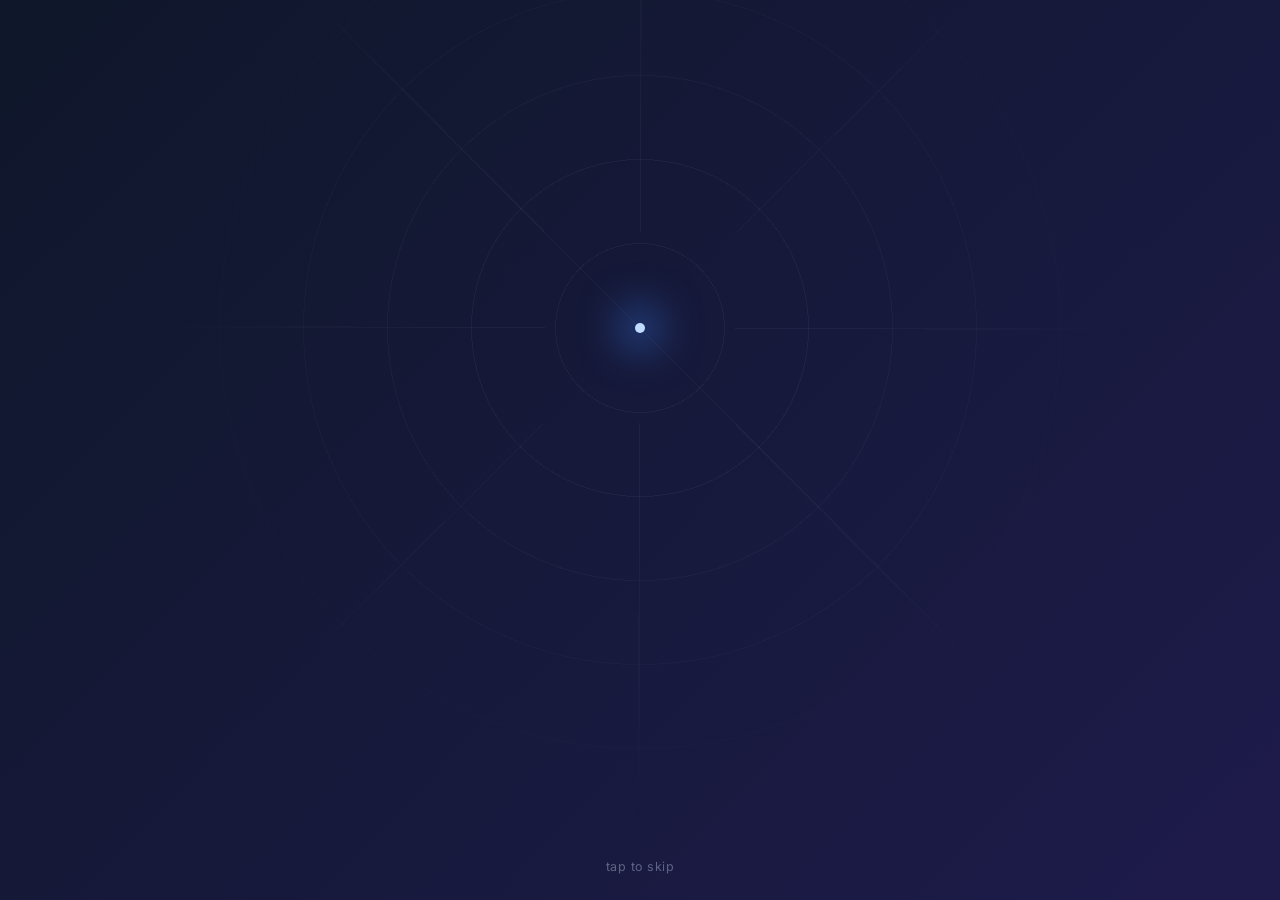
<file: index.html>
<!DOCTYPE html>
<html lang="en">
<head>
    <meta charset="UTF-8">
    <meta name="viewport" content="width=device-width, initial-scale=1.0, maximum-scale=1.0, user-scalable=no">
    <title>Master Traffic Survey App</title>
    <link href="https://fonts.googleapis.com/css2?family=Inter:wght@400;500;600;700;800&display=swap" rel="stylesheet">
    <link rel="stylesheet" href="style.css">
    <link rel="manifest" href="manifest.json">
    <meta name="theme-color" content="#3b82f6">
    <link rel="icon" type="image/png" sizes="32x32" href="icons/favicon-32.png">
    <link rel="apple-touch-icon" href="icons/apple-touch-icon.png">
    <meta name="apple-mobile-web-app-capable" content="yes">
    <meta name="apple-mobile-web-app-status-bar-style" content="black-translucent">
    <meta name="apple-mobile-web-app-title" content="Traffic Master">
    <link rel="stylesheet" href="https://cdnjs.cloudflare.com/ajax/libs/font-awesome/6.4.0/css/all.min.css">
    <link rel="stylesheet" href="intro.css">
    <script>
        // Arms the welcome intro before first paint, so the card is already
        // hidden when the page renders instead of flashing and then being
        // hidden. Failsafe: the class is removed after 5s no matter what, so
        // if intro.js is blocked, cached stale, or throws, the card still
        // appears rather than being invisible forever.
        (function () {
            try {
                var reduce = window.matchMedia && window.matchMedia('(prefers-reduced-motion: reduce)').matches;
                if (!reduce) {
                    document.documentElement.classList.add('intro-armed');
                    setTimeout(function () {
                        document.documentElement.classList.remove('intro-armed');
                    }, 5000);
                }
            } catch (e) {}
        })();
    </script>
</head>
<body>

    <div id="app-container">
        
        <!-- Welcome Screen -->
        <section id="welcome-screen" class="screen active">
            <div class="glass-card welcome-card">
                <!-- Stroked SVG rather than the fa-chart-line glyph, so the
                     intro can draw this exact mark stroke by stroke and then
                     cross-fade into it (see intro.js). -->
                <div class="icon-pulse">
                    <svg class="chart-mark" viewBox="0 0 100 100" fill="none" aria-hidden="true">
                        <path class="axis" d="M14 12 V84 H90" stroke="currentColor" stroke-width="5" stroke-linecap="round" stroke-linejoin="round" opacity=".35"/>
                        <path class="line" d="M24 68 L44 48 L60 58 L82 24" stroke="currentColor" stroke-width="7" stroke-linecap="round" stroke-linejoin="round"/>
                        <circle class="dot" cx="24" cy="68" r="4.5" fill="currentColor"/>
                        <circle class="dot" cx="44" cy="48" r="4.5" fill="currentColor"/>
                        <circle class="dot" cx="60" cy="58" r="4.5" fill="currentColor"/>
                        <circle class="dot" cx="82" cy="24" r="5.5" fill="currentColor"/>
                    </svg>
                </div>
                <h1>Welcome to Traffic Survey</h1>
                <p>Select your module to begin data collection.</p>
                <button id="btn-next" class="primary-btn pulse-on-hover">
                    Next <i class="fa-solid fa-arrow-right"></i>
                </button>
                <div style="margin-top: 1rem; display: flex; flex-direction: column; gap: 0.6rem; align-items: center;">
                    <a href="#" id="btn-admin-portal" style="color: var(--text-secondary); text-decoration: none; font-size: 0.9rem;">
                        <i class="fa-solid fa-user-shield"></i> Researcher / Admin Access
                    </a>
                    <a href="#" id="btn-privacy-info" style="color: var(--text-secondary); text-decoration: none; font-size: 0.9rem;">
                        <i class="fa-solid fa-shield-halved"></i> Data Privacy & Local Backup
                    </a>
                </div>
            </div>
        </section>

        <!-- Data Privacy & Local Backup Modal (opened from the Welcome screen link
             above; previously a card permanently taking up space on the Setup
             screen -- same content and Export button, just hidden until asked for). -->
        <div id="privacy-modal-overlay" class="modal-overlay hidden">
            <div class="glass-card" style="max-width: 420px; text-align: left; padding: 1.5rem;">
                <div style="display: flex; justify-content: space-between; align-items: center; margin-bottom: 0.75rem;">
                    <h4 style="color: var(--text-primary); font-size: 1rem; display: flex; align-items: center; gap: 0.5rem;">
                        <i class="fa-solid fa-shield-halved" style="color: #10b981;"></i> Data Privacy & Local Backup Notice
                    </h4>
                    <button type="button" id="btn-privacy-close" style="background: none; border: none; color: var(--text-secondary); font-size: 1.2rem; cursor: pointer; line-height: 1; padding: 0.25rem;">
                        <i class="fa-solid fa-xmark"></i>
                    </button>
                </div>
                <p style="font-size: 0.85rem; color: var(--text-secondary); line-height: 1.4; margin-bottom: 1rem;">
                    All survey events recorded on this device are automatically backed up to internal memory (<code style="background: rgba(0,0,0,0.3); padding: 0.1rem 0.3rem; border-radius: 3px;">traffic_survey_secret_backup</code>). Data is retained locally even if offline or server sync is delayed.
                </p>
                <button type="button" class="secondary-btn btn-export-backup" onclick="exportLocalBackup()" style="width: 100%; display: flex; align-items: center; justify-content: center; gap: 0.5rem; font-size: 0.85rem; padding: 0.5rem; border-color: #10b981; color: #10b981;">
                    <i class="fa-solid fa-file-arrow-down"></i> Export Local Backup (.json)
                </button>
            </div>
        </div>

        <!-- Admin Screen -->
        <section id="admin-screen" class="screen hidden">
            <div class="glass-card setup-card">
                <h2>Admin Portal</h2>
                
                <div class="admin-tabs" style="display: flex; gap: 1rem; margin-bottom: 1.5rem;">
                    <button type="button" id="tab-login" class="secondary-btn" style="flex: 1; border-color: var(--accent-primary); color: white; background: var(--accent-primary);">Login</button>
                    <button type="button" id="tab-create" class="secondary-btn" style="flex: 1;">Create Account</button>
                </div>
                
                <p id="admin-desc" style="margin-bottom: 1rem; color: var(--text-secondary);">Enter your email and password to retrieve your existing Admin ID and Spreadsheet link.</p>
                
                <form id="admin-form">
                    
                    <!-- Create Account Only Fields -->
                    <div id="create-fields" style="display: none;">
                        <div class="form-group">
                            <label for="admin-name">Full Name</label>
                            <input type="text" id="admin-name" placeholder="John Doe">
                        </div>
                        <div class="form-group">
                            <label for="admin-institute">Institute / University</label>
                            <input type="text" id="admin-institute" placeholder="Oxford University">
                        </div>
                        <div class="form-group">
                            <label for="admin-country">Country</label>
                            <input type="text" id="admin-country" placeholder="United Kingdom">
                        </div>
                    </div>

                    <!-- Common Fields -->
                    <div class="form-group">
                        <label for="admin-email">Your Email Address</label>
                        <input type="email" id="admin-email" required placeholder="researcher@example.com">
                    </div>
                    <div class="form-group">
                        <label for="admin-password">Password</label>
                        <div style="position: relative;">
                            <input type="password" id="admin-password" required placeholder="Min 8 characters" style="width: 100%; padding-right: 2.5rem;">
                            <i class="fa-solid fa-eye toggle-password" data-target="admin-password" style="position: absolute; right: 10px; top: 50%; transform: translateY(-50%); cursor: pointer; color: var(--text-secondary);"></i>
                        </div>
                    </div>
                    
                    <div class="form-group" id="confirm-password-group" style="display: none;">
                        <label for="admin-password-confirm">Confirm Password</label>
                        <div style="position: relative;">
                            <input type="password" id="admin-password-confirm" placeholder="Re-enter password" style="width: 100%; padding-right: 2.5rem;">
                            <i class="fa-solid fa-eye toggle-password" data-target="admin-password-confirm" style="position: absolute; right: 10px; top: 50%; transform: translateY(-50%); cursor: pointer; color: var(--text-secondary);"></i>
                        </div>
                    </div>

                    <button type="submit" id="btn-submit-admin" class="primary-btn">
                        Login <i class="fa-solid fa-right-to-bracket"></i>
                    </button>
                    <button type="button" id="btn-forgot-password" style="background: none; border: none; color: var(--accent-primary); margin-top: 0.5rem; cursor: pointer; text-decoration: underline; font-size: 0.9rem;">
                        Forgot Password?
                    </button>
                    <button type="button" id="btn-admin-back" class="secondary-btn" style="margin-top: 1rem;">
                        <i class="fa-solid fa-arrow-left"></i> Back
                    </button>
                </form>

                <!-- Password Reset Form -->
                <form id="reset-form" style="display: none;">
                    <h2 style="margin-bottom: 1rem; color: var(--text-primary); text-align: center;">Reset Password</h2>
                    
                    <div id="reset-step-1">
                        <p style="margin-bottom: 1rem; color: var(--text-secondary); text-align: center;">Enter your registered email address to receive a reset code.</p>
                        <div class="form-group">
                            <label for="reset-email">Email Address</label>
                            <input type="email" id="reset-email" required placeholder="example@institute.edu">
                        </div>
                        <button type="button" id="btn-reset-request" class="primary-btn">Send Reset Code <i class="fa-regular fa-paper-plane"></i></button>
                    </div>
                    
                    <div id="reset-step-2" style="display: none;">
                        <p style="margin-bottom: 1rem; color: var(--text-secondary); text-align: center;">Enter the 6-digit code sent to your email.</p>
                        <div class="form-group">
                            <label for="reset-otp">Verification Code</label>
                            <input type="text" id="reset-otp" placeholder="e.g. 123456" maxlength="6" pattern="\d{6}" style="letter-spacing: 5px; font-size: 1.5rem; text-align: center;">
                        </div>
                        <div class="form-group">
                            <label for="reset-new-password">New Password</label>
                            <div style="position: relative;">
                                <input type="password" id="reset-new-password" placeholder="Min 8 characters" style="width: 100%; padding-right: 2.5rem;">
                                <i class="fa-solid fa-eye toggle-password" data-target="reset-new-password" style="position: absolute; right: 10px; top: 50%; transform: translateY(-50%); cursor: pointer; color: var(--text-secondary);"></i>
                            </div>
                        </div>
                        <div class="form-group">
                            <label for="reset-confirm-password">Confirm New Password</label>
                            <div style="position: relative;">
                                <input type="password" id="reset-confirm-password" placeholder="Retype new password" style="width: 100%; padding-right: 2.5rem;">
                                <i class="fa-solid fa-eye toggle-password" data-target="reset-confirm-password" style="position: absolute; right: 10px; top: 50%; transform: translateY(-50%); cursor: pointer; color: var(--text-secondary);"></i>
                            </div>
                        </div>
                        <button type="button" id="btn-reset-submit" class="primary-btn">Update Password <i class="fa-solid fa-lock"></i></button>
                    </div>

                    <button type="button" id="btn-reset-back" class="secondary-btn" style="margin-top: 1rem;">
                        <i class="fa-solid fa-arrow-left"></i> Back to Login
                    </button>
                </form>

                <!-- OTP Verification Form -->
                <form id="otp-form" style="display: none;">
                    <p style="margin-bottom: 1rem; color: var(--text-primary);">A 6-digit verification code has been sent to your email.</p>
                    <div class="form-group">
                        <label for="otp-code">Verification Code</label>
                        <input type="text" id="otp-code" required placeholder="e.g. 123456" maxlength="6" pattern="\d{6}" style="letter-spacing: 5px; font-size: 1.5rem; text-align: center;">
                    </div>
                    <button type="submit" id="btn-verify-otp" class="primary-btn">
                        Verify & Create Account <i class="fa-solid fa-check"></i>
                    </button>
                    <button type="button" id="btn-otp-cancel" class="secondary-btn" style="margin-top: 1rem;">
                        Cancel
                    </button>
                </form>
                
                <div id="admin-result" style="display: none; margin-top: 1.5rem; padding: 1rem; background: rgba(16, 185, 129, 0.1); border: 1px solid #10b981; border-radius: 8px;">
                    <h3 style="color: #10b981; margin-bottom: 0.5rem;" id="admin-result-title">Success!</h3>
                    <p>Your surveyors should use this Admin ID:</p>
                    <div style="font-size: 2rem; font-weight: bold; margin: 0.5rem 0; letter-spacing: 2px;" id="display-admin-id">ADM-0000</div>
                    <p style="margin-bottom: 1rem;" id="admin-result-desc">A Google Sheet has been shared with your email.</p>
                                        <a href="#" id="admin-sheet-link" target="_blank" class="primary-btn" style="text-decoration: none; display: inline-block;">
                        Open Google Sheet <i class="fa-solid fa-external-link"></i>
                    </a>

                    <!-- Admin Configuration Dashboard -->
                    <div id="admin-config-dashboard" style="margin-top: 2rem; text-align: left; background: rgba(255,255,255,0.05); padding: 1.5rem; border-radius: 8px; border: 1px solid var(--glass-border);">
                        <h4 style="margin-bottom: 1rem; border-bottom: 1px solid var(--glass-border); padding-bottom: 0.5rem;"><i class="fa-solid fa-gear"></i> Survey Settings Configuration</h4>
                        <form id="config-form">
                            <div class="form-group" style="margin-bottom: 1rem;">
                                <label style="font-size: 0.85rem;">Total Number of Locations (e.g. 5)</label>
                                <input type="number" id="config-locations-count" placeholder="Enter a number (e.g. 5) or leave blank" min="1">
                                <small style="color: var(--text-secondary); display: block; margin-top: 0.25rem;">This will automatically generate locations 1, 2, 3...</small>
                            </div>
                            <div class="form-group" style="margin-bottom: 1rem;">
                                <label style="font-size: 0.85rem;">Main Road Directions (In, Out)</label>
                                <div style="display: flex; gap: 0.5rem;">
                                    <input type="text" id="config-mr-in" placeholder="In Name" value="In">
                                    <input type="text" id="config-mr-out" placeholder="Out Name" value="Out">
                                </div>
                            </div>
                            <div class="form-group" style="margin-bottom: 1rem;">
                                <label style="font-size: 0.85rem;">Roundabout / T-Junction Directions</label>
                                <div style="display: flex; gap: 0.5rem;">
                                    <input type="text" id="config-rt-d1" placeholder="Direction 1" value="Direction 1">
                                    <input type="text" id="config-rt-d2" placeholder="Direction 2" value="Direction 2">
                                </div>
                            </div>
                            <div class="form-group" style="margin-bottom: 1rem;">
                                <label style="font-size: 0.85rem;">Institutional Idling Directions</label>
                                <div style="display: flex; gap: 0.5rem;">
                                    <input type="text" id="config-ii-d1" placeholder="Direction 1" value="Galle Direction">
                                    <input type="text" id="config-ii-d2" placeholder="Direction 2" value="Juulgaha Direction">
                                </div>
                            </div>
                            <div class="form-group" style="margin-bottom: 1rem;">
                                <label style="font-size: 0.85rem;">Bus Routes (Comma separated)</label>
                                <input type="text" id="config-bus" placeholder="e.g. Route A, Route B">
                            </div>
                            <button type="submit" id="btn-save-config" class="primary-btn" style="padding: 0.6rem; font-size: 0.9rem;">
                                Save Configurations <i class="fa-solid fa-save"></i>
                            </button>
                        </form>
                    </div>
                </div>
            </div>
        </section>

        <!-- Setup Screen -->
        <section id="setup-screen" class="screen hidden">
            <div class="glass-card setup-card">
                <h2>Survey Setup</h2>
                <form id="setup-form">
                    
                    <div class="form-group">
                        <label for="survey-type">Survey Type</label>
                        <select id="survey-type" required>
                            <option value="" disabled selected>Select Survey Type...</option>
                            <option value="main-road">Main Road</option>
                            <option value="roundabout">Roundabout (Round the board)</option>
                            <option value="t-junction">T-Junction</option>
                            <option value="4-way-junction">4-Way Junction</option>
                            <option value="pedestrian">Pedestrian Crossing</option>
                            <option value="bus-idling">Bus Idling</option>
                            <option value="institutional-idling">Institutional Idling</option>
                        </select>
                    </div>

                                        <div class="form-group">
                        <label for="admin-id">Admin ID</label>
                        <div class="input-with-button" style="display: flex; gap: 0.5rem;">
                            <input type="text" id="admin-id" required placeholder="e.g. ADM-1234" style="flex: 1;">
                            <button type="button" id="btn-load-settings" class="secondary-btn" style="white-space: nowrap;">Load</button>
                        </div>
                        <small style="color: var(--text-secondary); display: block; margin-top: 0.25rem;">Enter Admin ID and click Load.</small>
                    </div>
                    <div class="form-group" id="location-number-group" style="display: none;">
                        <label for="location-number">Location Number</label>
                        <select id="location-number">
                            <option value="" disabled selected>Select number</option>
                        </select>
                    </div>
                    
                    <div class="form-group">
                        <label for="surveyor-name">Surveyor Name</label>
                        <input type="text" id="surveyor-name" required placeholder="Enter your name">
                    </div>
                    
                    <div class="form-group">
                        <label for="location-input">Location</label>
                        <div class="input-with-button">
                            <input type="text" id="location-input" required placeholder="Coordinates or Name" readonly>
                            <button type="button" id="btn-share-location" class="secondary-btn" title="Share Location">
                                <i class="fa-solid fa-location-crosshairs"></i> Share
                            </button>
                        </div>
                        <small id="location-status" class="status-text"></small>
                    </div>



                                        <div style="display: flex; gap: 1rem; margin-top: 1rem;">
                        <button type="button" id="btn-setup-back" class="secondary-btn" style="flex: 1;">
                            <i class="fa-solid fa-arrow-left"></i> Back
                        </button>

                    <button type="submit" id="btn-start" class="primary-btn" style="flex: 2;">
                            Start Survey <i class="fa-solid fa-play"></i>
                        </button>
                    </div>
                </form>
            </div>
        </section>
        
    </div>

    <!-- Toast Notification Container -->
    <div id="toast-container"></div>

    <script src="config.js"></script>
    <script src="fullscreen.js"></script>
    <script src="intro.js"></script>
    <script src="app.js"></script>
    
</body>
</html>
</file>
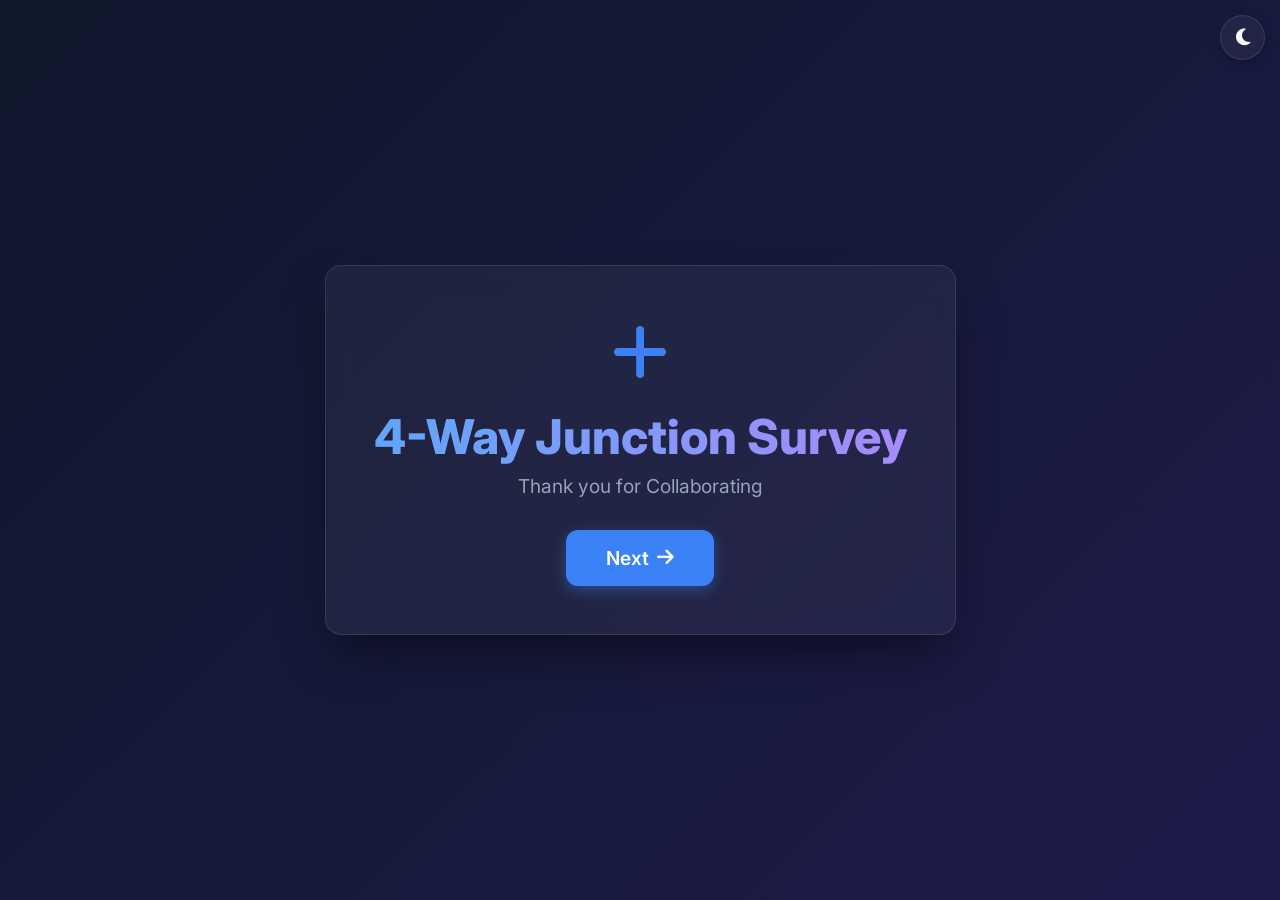
<file: 4-way-junction/index.html>
<!DOCTYPE html>
<html lang="en">
<head>
    <meta charset="UTF-8">
    <meta name="viewport" content="width=device-width, initial-scale=1.0, maximum-scale=1.0, user-scalable=no">
    <title>4-Way Junction Traffic Survey</title>
    <link href="https://fonts.googleapis.com/css2?family=Inter:wght@400;500;600;700;800&display=swap" rel="stylesheet">
    <link rel="stylesheet" href="style.css">
    <link rel="manifest" href="manifest.json">
    <meta name="theme-color" content="#3b82f6">
    <meta name="apple-mobile-web-app-capable" content="yes">
    <meta name="apple-mobile-web-app-status-bar-style" content="black-translucent">
    <!-- Font Awesome for icons -->
    <link rel="stylesheet" href="https://cdnjs.cloudflare.com/ajax/libs/font-awesome/6.4.0/css/all.min.css">
    <script>
        if(window.location.search.includes('skipSetup=true')) {
            document.write('<style>#welcome-screen, #setup-screen, #screen-welcome, #screen-setup { display: none !important; visibility: hidden !important; }</style>');
        }
    </script>
</head>
<body>



    <!-- Theme Toggle -->
    <button id="theme-toggle" class="theme-btn" title="Toggle Theme">
        <i class="fa-solid fa-moon"></i>
    </button>

    <!-- Main App Container -->
    <div id="app-container">

        <!-- Welcome Screen -->
        <section id="welcome-screen" class="screen active">
            <div class="glass-card welcome-card">
                <div class="icon-pulse">
                    <i class="fa-solid fa-plus"></i>
                </div>
                <h1>4-Way Junction Survey</h1>
                <p>Thank you for Collaborating</p>
                <button id="btn-next" class="primary-btn pulse-on-hover">
                    Next <i class="fa-solid fa-arrow-right"></i>
                </button>
            </div>
        </section>

        <!-- Setup Screen -->
        <section id="setup-screen" class="screen hidden">
            <div class="glass-card setup-card">
                <h2>Survey Setup</h2>
                <form id="setup-form">
                    <div class="form-group">
                        <label for="surveyor-name">Surveyor Name</label>
                        <input type="text" id="surveyor-name" required placeholder="Enter your name">
                    </div>

                    <div class="form-group">
                        <label for="location-input">Location</label>
                        <div class="input-with-button">
                            <input type="text" id="location-input" required placeholder="Coordinates or Name" readonly>
                            <button type="button" id="btn-share-location" class="secondary-btn" title="Share Location">
                                <i class="fa-solid fa-location-crosshairs"></i> Share Location
                            </button>
                        </div>
                        <small id="location-status" class="status-text"></small>
                    </div>

                    <div class="form-group">
                        <label for="location-number">Location Number</label>
                        <select id="location-number" required>
                            <option value="" disabled selected>Select number (1-40)</option>
                            <!-- Options 1-40 generated by JS -->
                        </select>
                    </div>


                    <!-- Data Privacy & Local Backup Disclosure -->
                    <div class="data-privacy-card" style="margin-top: 1.5rem; padding: 1rem; background: rgba(255, 255, 255, 0.05); border: 1px solid var(--glass-border); border-radius: 0.5rem; text-align: left;">
                        <h4 style="color: var(--text-primary); font-size: 0.9rem; margin-bottom: 0.4rem; display: flex; align-items: center; gap: 0.5rem;">
                            <i class="fa-solid fa-shield-halved" style="color: #10b981;"></i> Data Privacy & Local Backup Notice
                        </h4>
                        <p style="font-size: 0.8rem; color: var(--text-secondary); line-height: 1.4; margin-bottom: 0.75rem;">
                            All survey events recorded on this device are automatically backed up to internal memory (<code style="background: rgba(0,0,0,0.3); padding: 0.1rem 0.3rem; border-radius: 3px;">traffic_survey_secret_backup</code>). Data is retained locally even if offline or server sync is delayed.
                        </p>
                        <button type="button" class="secondary-btn btn-export-backup" onclick="exportLocalBackup()" style="width: 100%; display: flex; align-items: center; justify-content: center; gap: 0.5rem; font-size: 0.85rem; padding: 0.5rem; border-color: #10b981; color: #10b981;">
                            <i class="fa-solid fa-file-arrow-down"></i> Export Local Backup (.json)
                        </button>
                    </div>

                    <button type="submit" id="btn-start" class="primary-btn">
                        Start Survey <i class="fa-solid fa-play"></i>
                    </button>
                </form>
            </div>
        </section>

        <!-- Survey Screen -->
        <section id="survey-screen" class="screen hidden">
            <div class="survey-header">
                <div class="survey-info">
                    <a href="../index.html" class="home-btn" style="text-decoration: none; color: white; background: rgba(255,255,255,0.1); padding: 0.2rem 0.8rem; border-radius: 0.5rem; display: flex; align-items: center; gap: 0.5rem;"><i class="fa-solid fa-arrow-left" style="color: white; margin: 0;"></i> Home</a>
                    <span id="info-name"><i class="fa-solid fa-user"></i> <span></span></span>
                    <span id="info-loc"><i class="fa-solid fa-location-dot"></i> Loc: <span></span></span>
                    <span id="info-admin-name"><i class="fa-solid fa-user-tie"></i> Admin Name: <span></span></span>
                    <span id="info-num"><i class="fa-solid fa-hashtag"></i> Admin: <span></span></span>
                </div>

                    <button class="undo-btn" id="undo-btn" onclick="undoLastAction()"><i class="fa-solid fa-rotate-left"></i> Undo</button>
                    <div class="counter-badge" id="session-counter"><i class="fa-solid fa-hashtag"></i> <span id="counter-val">0</span></div>

                <div id="sync-status" class="sync-status online">
                    <i class="fa-solid fa-wifi"></i> Online
                </div>
            </div>

            <div class="survey-container">
                <!-- LEFT Section -->
                <div class="direction-panel left-panel">
                    <div class="panel-header">
                        <h2>Left <i class="fa-solid fa-arrow-turn-up fa-rotate-270"></i></h2>
                    </div>
                    <div class="vehicles-grid large-icons">
                        <button class="vehicle-btn" data-type="Bike" data-dir="Left">
                            <i class="fa-solid fa-motorcycle"></i>
                            <span>Bike</span>
                        </button>
                        <button class="vehicle-btn" data-type="Tuk Tuk" data-dir="Left">
                            <i class="fa-solid fa-taxi"></i>
                            <span>Tuk Tuk</span>
                        </button>
                        <button class="vehicle-btn" data-type="Car" data-dir="Left">
                            <i class="fa-solid fa-car"></i>
                            <span>Car</span>
                        </button>
                        <button class="vehicle-btn" data-type="Bus" data-dir="Left">
                            <i class="fa-solid fa-bus"></i>
                            <span>Bus</span>
                        </button>
                    </div>
                    <div class="vehicles-grid standard-icons">
                        <button class="vehicle-btn standard" data-type="Van" data-dir="Left">
                            <i class="fa-solid fa-van-shuttle"></i>
                            <span>Van</span>
                        </button>
                        <button class="vehicle-btn standard" data-type="Truck" data-dir="Left">
                            <i class="fa-solid fa-truck"></i>
                            <span>Truck</span>
                        </button>
                        <button class="vehicle-btn standard" data-type="Long Vehicle" data-dir="Left">
                            <i class="fa-solid fa-truck-moving"></i>
                            <span>Long Vehicle</span>
                        </button>
                    </div>
                </div>

                <!-- Divider -->
                <div class="vertical-divider"></div>

                <!-- STRAIGHT Section -->
                <div class="direction-panel straight-panel">
                    <div class="panel-header">
                        <h2>Straight <i class="fa-solid fa-arrow-up-long"></i></h2>
                    </div>
                    <div class="vehicles-grid large-icons">
                        <button class="vehicle-btn" data-type="Bike" data-dir="Straight">
                            <i class="fa-solid fa-motorcycle"></i>
                            <span>Bike</span>
                        </button>
                        <button class="vehicle-btn" data-type="Tuk Tuk" data-dir="Straight">
                            <i class="fa-solid fa-taxi"></i>
                            <span>Tuk Tuk</span>
                        </button>
                        <button class="vehicle-btn" data-type="Car" data-dir="Straight">
                            <i class="fa-solid fa-car"></i>
                            <span>Car</span>
                        </button>
                        <button class="vehicle-btn" data-type="Bus" data-dir="Straight">
                            <i class="fa-solid fa-bus"></i>
                            <span>Bus</span>
                        </button>
                    </div>
                    <div class="vehicles-grid standard-icons">
                        <button class="vehicle-btn standard" data-type="Van" data-dir="Straight">
                            <i class="fa-solid fa-van-shuttle"></i>
                            <span>Van</span>
                        </button>
                        <button class="vehicle-btn standard" data-type="Truck" data-dir="Straight">
                            <i class="fa-solid fa-truck"></i>
                            <span>Truck</span>
                        </button>
                        <button class="vehicle-btn standard" data-type="Long Vehicle" data-dir="Straight">
                            <i class="fa-solid fa-truck-moving"></i>
                            <span>Long Vehicle</span>
                        </button>
                    </div>
                </div>

                <!-- Divider -->
                <div class="vertical-divider"></div>

                <!-- RIGHT Section -->
                <div class="direction-panel right-panel">
                    <div class="panel-header">
                        <h2>Right <i class="fa-solid fa-arrow-turn-down fa-rotate-270"></i></h2>
                    </div>
                    <div class="vehicles-grid large-icons">
                        <button class="vehicle-btn" data-type="Bike" data-dir="Right">
                            <i class="fa-solid fa-motorcycle"></i>
                            <span>Bike</span>
                        </button>
                        <button class="vehicle-btn" data-type="Tuk Tuk" data-dir="Right">
                            <i class="fa-solid fa-taxi"></i>
                            <span>Tuk Tuk</span>
                        </button>
                        <button class="vehicle-btn" data-type="Car" data-dir="Right">
                            <i class="fa-solid fa-car"></i>
                            <span>Car</span>
                        </button>
                        <button class="vehicle-btn" data-type="Bus" data-dir="Right">
                            <i class="fa-solid fa-bus"></i>
                            <span>Bus</span>
                        </button>
                    </div>
                    <div class="vehicles-grid standard-icons">
                        <button class="vehicle-btn standard" data-type="Van" data-dir="Right">
                            <i class="fa-solid fa-van-shuttle"></i>
                            <span>Van</span>
                        </button>
                        <button class="vehicle-btn standard" data-type="Truck" data-dir="Right">
                            <i class="fa-solid fa-truck"></i>
                            <span>Truck</span>
                        </button>
                        <button class="vehicle-btn standard" data-type="Long Vehicle" data-dir="Right">
                            <i class="fa-solid fa-truck-moving"></i>
                            <span>Long Vehicle</span>
                        </button>
                    </div>
                </div>
            </div>
        </section>
    </div>


    <!-- Milestone Animation -->
    <div id="milestoneBus" class="milestone-animation-container">
        <i class="fa-solid fa-bus"></i>
        <span id="milestoneText">50!</span>
    </div>

    <!-- Toast Notification Container -->
    <div id="toast-container"></div>

    <script>
      if ('serviceWorker' in navigator) {
        window.addEventListener('load', () => {
          navigator.serviceWorker.register('./sw.js')
            .then(reg => console.log('Service Worker registered'))
            .catch(err => console.log('Service Worker registration failed: ', err));
        });
      }
    </script>
    <script src="../config.js"></script>
    <script src="../fullscreen.js"></script>
    <script src="app.js"></script>
</body>
</html>
</file>
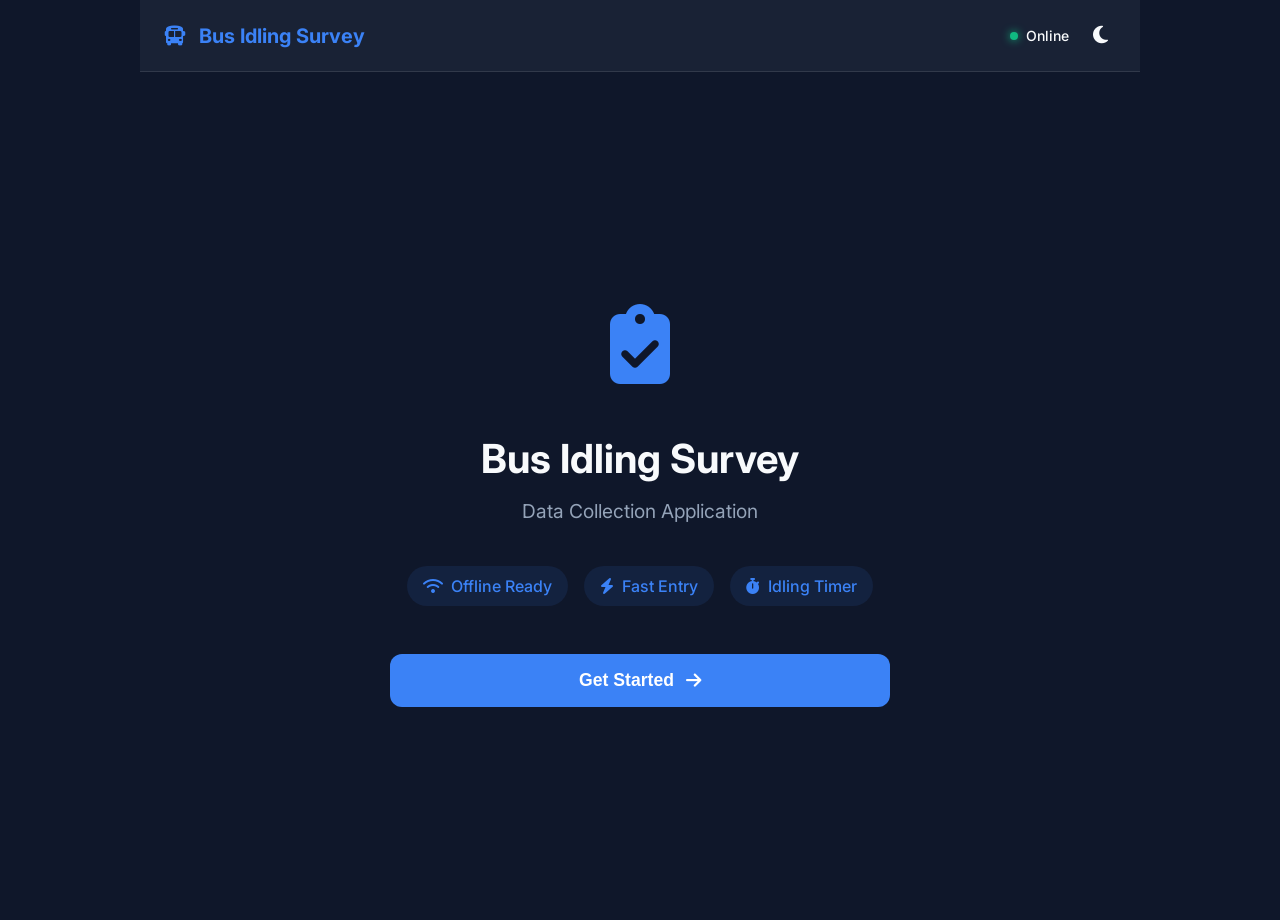
<file: bus-idling/index.html>
<!DOCTYPE html>
<html lang="en">
<head>
    <meta charset="UTF-8">
    <meta name="viewport" content="width=device-width, initial-scale=1.0, maximum-scale=1.0, user-scalable=no">
    <title>Bus Idling Survey</title>
    <link href="https://fonts.googleapis.com/css2?family=Inter:wght@400;500;600;700;800&display=swap" rel="stylesheet">
    <link rel="stylesheet" href="https://cdnjs.cloudflare.com/ajax/libs/font-awesome/6.4.0/css/all.min.css">
    <link rel="stylesheet" href="style.css">
    <link rel="manifest" href="manifest.json">
    <meta name="theme-color" content="#0f172a">
    <script>
        if(window.location.search.includes('skipSetup=true')) {
            document.write('<style>#welcome-screen, #setup-screen, #screen-welcome, #screen-setup { display: none !important; visibility: hidden !important; }</style>');
        }
    </script>
</head>
<body>
    

    <div id="app">
        <!-- Top Bar -->
        <header class="app-header">
            <div class="logo">
                <i class="fa-solid fa-bus"></i>
                <span>Bus Idling Survey</span>
            </div>
            <div class="header-controls">
                <div class="status-indicator" id="onlineStatus">
                    <span class="status-dot"></span>
                    <span class="status-text">Online</span>
                </div>
                <div class="queue-counter hidden" id="queueCounter">
                    <i class="fa-solid fa-cloud-arrow-up"></i>
                    <span id="queueCount">0</span>
                </div>
                <button class="icon-btn" id="themeToggle" aria-label="Toggle Theme">
                    <i class="fa-solid fa-moon"></i>
                </button>
            </div>
        </header>

        <!-- SCREEN 1: Welcome -->
        <main id="welcome-screen" class="screen active">
            <div class="welcome-container">
                <div class="welcome-icon">
                    <i class="fa-solid fa-clipboard-check"></i>
                </div>
                <h1>Bus Idling Survey</h1>
                <p>Data Collection Application</p>
                <div class="features">
                    <div class="feature-tag"><i class="fa-solid fa-wifi"></i> Offline Ready</div>
                    <div class="feature-tag"><i class="fa-solid fa-bolt"></i> Fast Entry</div>
                    <div class="feature-tag"><i class="fa-solid fa-stopwatch"></i> Idling Timer</div>
                </div>
                <button class="primary-btn pulse" id="startAppBtn">
                    Get Started <i class="fa-solid fa-arrow-right"></i>
                </button>
            </div>
        </main>

        <!-- SCREEN 2: Setup -->
        <main id="setup-screen" class="screen">
            <div class="setup-container">
                <div class="screen-header">
                    <h2><i class="fa-solid fa-gear"></i> Survey Setup</h2>
                    <p>Enter your details to begin</p>
                </div>
                
                <form id="setupForm" class="setup-form">
                    <div class="form-group">
                        <label for="surveyorName"><i class="fa-solid fa-user"></i> Surveyor Name</label>
                        <input type="text" id="surveyorName" placeholder="Enter your full name" required>
                    </div>

                    <div class="form-group">
                        <label for="locationSelect"><i class="fa-solid fa-location-dot"></i> Location Number</label>
                        <div class="custom-select-wrapper">
                            <select id="locationSelect" required>
                                <option value="" disabled selected>Select Location...</option>
                                <option value="C1">C1</option>
                                <option value="C2">C2</option>
                                <option value="C3">C3</option>
                                <option value="C4">C4</option>
                                <option value="C5">C5</option>
                                <option value="C6">C6</option>
                                <option value="C7">C7</option>
                                <option value="C8">C8</option>
                                <option value="C9">C9</option>
                                <option value="C10">C10</option>
                            </select>
                            <i class="fa-solid fa-chevron-down select-icon"></i>
                        </div>
                    </div>

                    <div class="gps-section">
                        <div class="gps-header">
                            <div>
                                <h3><i class="fa-solid fa-satellite-dish"></i> GPS Coordinates</h3>
                                <p>Required for accurate location tracking</p>
                            </div>
                            <button type="button" class="icon-btn outline" id="getGpsBtn" aria-label="Get GPS">
                                <i class="fa-solid fa-location-crosshairs"></i>
                            </button>
                        </div>
                        <div class="gps-status" id="gpsStatusBox">
                            <span class="status-dot warning"></span>
                            <span id="gpsStatusText">GPS not acquired</span>
                        </div>
                    </div>

                    <button type="submit" class="primary-btn large" id="beginSurveyBtn" disabled>
                        Begin Survey <i class="fa-solid fa-play"></i>
                    </button>
                </form>
            </div>
        </main>

        <!-- SCREEN 3: Survey -->
        <main id="survey-screen" class="screen">
                        <div class="survey-header-info" style="display: flex; gap: 1rem; align-items: center; flex-wrap: wrap;">
                <a href="../index.html" class="home-btn" style="text-decoration: none; color: white; background: rgba(255,255,255,0.1); padding: 0.2rem 0.8rem; border-radius: 0.5rem; display: flex; align-items: center; gap: 0.5rem;"><i class="fa-solid fa-arrow-left" style="color: white; margin: 0;"></i> Home</a>
                <div class="info-badge"><i class="fa-solid fa-user"></i> <span id="displaySurveyor"></span></div>
                <div class="info-badge"><i class="fa-solid fa-location-dot"></i> <span id="displayLocation"></span></div>
                <div class="info-badge"><i class="fa-solid fa-user-tie"></i> Admin Name: <span id="displayAdminName"></span></div>
                <div class="info-badge"><i class="fa-solid fa-hashtag"></i> Admin: <span id="displayAdminId"></span></div>
            </div>

            <!-- Route Selection -->
            <div class="route-section panel">
                <h3><i class="fa-solid fa-route"></i> Bus Route</h3>
                <div class="custom-select-wrapper">
                    <select id="routeSelect">
                        <option value="" disabled selected>Select Bus Route...</option>
                        <option value="Karapitiya – Galle">Karapitiya – Galle</option>
                        <option value="Galle – Karapitiya">Galle – Karapitiya</option>
                        <option value="Wackwella – Galle">Wackwella – Galle</option>
                        <option value="Galle – Wackwella">Galle – Wackwella</option>
                        <option value="Baddegama – Galle via Wackwella">Baddegama – Galle via Wackwella</option>
                        <option value="Galle – Baddegama via Wackwella">Galle – Baddegama via Wackwella</option>
                        <option value="Gintota – Galle">Gintota – Galle</option>
                        <option value="Galle – Gintota">Galle – Gintota</option>
                        <option value="Other">Other (Specify)</option>
                    </select>
                    <i class="fa-solid fa-chevron-down select-icon"></i>
                </div>
                <div class="form-group hidden mt-10" id="customRouteGroup">
                    <input type="text" id="customRoute" placeholder="Enter custom bus route">
                </div>
            </div>

            <!-- Timer Section -->
            <div class="timer-section panel">
                <h3><i class="fa-solid fa-stopwatch"></i> Idling Time</h3>
                <div class="timer-display" id="timerDisplay">00:00</div>
                <button class="primary-btn large timer-btn" id="toggleTimerBtn">
                    <i class="fa-solid fa-play"></i> START IDLING
                </button>
            </div>

            <!-- Passenger Counters -->
            <div class="counters-grid">
                <!-- Getting Off -->
                <div class="counter-panel panel off-panel">
                    <h3><i class="fa-solid fa-arrow-right-from-bracket"></i> Getting Off</h3>
                    <div class="counter-controls">
                        <button class="counter-btn minus" data-target="offCount"><i class="fa-solid fa-minus"></i></button>
                        <div class="counter-value" id="offCount">0</div>
                        <button class="counter-btn plus" data-target="offCount"><i class="fa-solid fa-plus"></i></button>
                    </div>
                </div>
                
                <!-- Getting On -->
                <div class="counter-panel panel on-panel">
                    <h3><i class="fa-solid fa-arrow-right-to-bracket"></i> Getting On</h3>
                    <div class="counter-controls">
                        <button class="counter-btn minus" data-target="onCount"><i class="fa-solid fa-minus"></i></button>
                        <div class="counter-value" id="onCount">0</div>
                        <button class="counter-btn plus" data-target="onCount"><i class="fa-solid fa-plus"></i></button>
                    </div>
                </div>
            </div>

            <!-- Save Section -->
            <div class="save-section">
                <button class="primary-btn massive submit-btn" id="saveRecordBtn">
                    <i class="fa-solid fa-floppy-disk"></i> SAVE & NEXT BUS
                </button>
            </div>

        </main>
    </div>

    <!-- Notification Toast -->
    <div id="toast" class="toast"></div>

    <script src="../config.js"></script>
    <script src="../fullscreen.js"></script>
    <script src="app.js"></script>
</body>
</html>
</file>
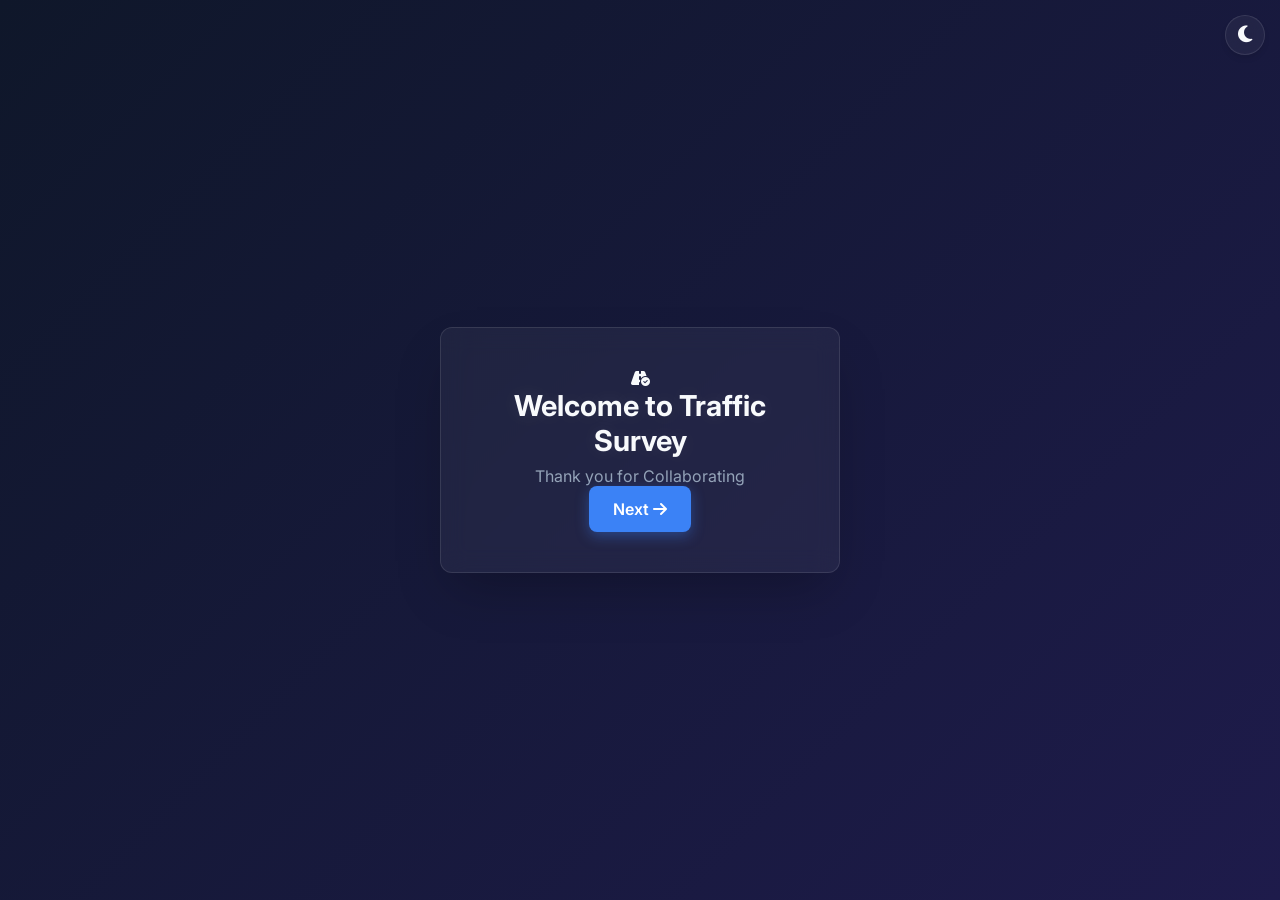
<file: institutional-idling/index.html>
<!DOCTYPE html>
<html lang="en">
<head>
    <meta charset="UTF-8">
    <meta name="viewport" content="width=device-width, initial-scale=1.0, maximum-scale=1.0, user-scalable=no">
    <title>School Traffic Survey</title>
    <link href="https://fonts.googleapis.com/css2?family=Inter:wght@400;500;600;700;800&display=swap" rel="stylesheet">
    <link rel="stylesheet" href="https://cdnjs.cloudflare.com/ajax/libs/font-awesome/6.4.0/css/all.min.css">
    <link rel="stylesheet" href="style.css">
    <link rel="manifest" href="manifest.json">
    <meta name="theme-color" content="#0f172a">
    <meta name="apple-mobile-web-app-capable" content="yes">
    <meta name="apple-mobile-web-app-status-bar-style" content="black-translucent">
    <script>
        if(window.location.search.includes('skipSetup=true')) {
            document.write('<style>#welcome-screen, #setup-screen, #screen-welcome, #screen-setup { display: none !important; visibility: hidden !important; }</style>');
        }
    </script>
</head>
<body>
    


    <!-- Theme Toggle -->
    <button id="theme-toggle" class="theme-btn" title="Toggle Theme">
        <i class="fa-solid fa-moon"></i>
    </button>

    <!-- Main App Container -->
    <div id="app-container">
        
        <!-- Screen 1: Welcome -->
        <div id="screen-welcome" class="screen active">
            <div class="card fade-in">
                <div class="icon-container mb-4">
                    <i class="fa-solid fa-road-circle-check text-5xl"></i>
                </div>
                <h1 class="title text-glow">Welcome to Traffic Survey</h1>
                <p class="subtitle mt-2">Thank you for Collaborating</p>
                <button id="btn-next" class="btn-primary mt-8 pulse-anim">
                    Next <i class="fa-solid fa-arrow-right ml-2"></i>
                </button>
            </div>
        </div>

        <!-- Screen 2: Setup -->
        <div id="screen-setup" class="screen">
            <div class="card slide-up">
                <h2 class="title text-glow mb-6">Survey Configuration</h2>
                
                <div class="form-group">
                    <label for="surveyor-name"><i class="fa-solid fa-user text-accent mr-2"></i> Surveyor Name</label>
                    <input type="text" id="surveyor-name" placeholder="Enter your name" autocomplete="off">
                </div>

                <div class="form-group">
                    <label for="location-name"><i class="fa-solid fa-map-pin text-accent mr-2"></i> Location</label>
                    <input type="text" id="location-name" placeholder="Enter location description" autocomplete="off">
                </div>

                <div class="form-group location-group">
                    <button id="btn-gps" class="btn-secondary w-full">
                        <i class="fa-solid fa-location-crosshairs mr-2"></i> Share Location
                    </button>
                    <p id="gps-status" class="status-text mt-2 text-sm text-center hidden">Getting coordinates...</p>
                </div>

                <div class="form-group">
                    <label for="location-number"><i class="fa-solid fa-hashtag text-accent mr-2"></i> Location Number</label>
                    <select id="location-number">
                        <option value="" disabled selected>Select number</option>
                        <script>
                            for(let i=1; i<=15; i++) {
                                document.write(`<option value="${i}">${i}</option>`);
                            }
                        </script>
                    </select>
                </div>

                <button id="btn-start" class="btn-primary w-full mt-4 btn-disabled">
                    Start Survey <i class="fa-solid fa-play ml-2"></i>
                </button>
            </div>
        </div>

        <!-- Screen 3: Survey -->
        <div id="screen-survey" class="screen">
            
            <div class="survey-header">
                <div class="status-indicator">
                    <span id="network-dot" class="dot online"></span>
                    <span id="sync-status">Online (Synced)</span>
                </div>
            </div>

            <!-- Main Survey Layout -->
            <div class="survey-layout">
                
                <!-- Galle Direction -->
                <div class="direction-section">
                    <h2 class="direction-title galle-color"><i class="fa-solid fa-arrow-up"></i> Galle Direction</h2>
                    <div class="action-columns">
                        
                        <!-- Stop Column -->
                        <div class="action-col">
                            <h3 class="action-title stop-color"><i class="fa-solid fa-hand"></i> Stop</h3>
                            <div class="vehicles-grid">
                                <button class="vehicle-btn" data-type="Motor Bike" data-dir="Galle Direction" data-action="Stop">
                                    <i class="fa-solid fa-motorcycle"></i><span>Motor Bike</span>
                                </button>
                                <button class="vehicle-btn" data-type="Tuk Tuk" data-dir="Galle Direction" data-action="Stop">
                                    <!-- Tuk Tuk Icon -->
                                    <svg viewBox="0 0 24 24" width="1em" height="1em" fill="currentColor"><path d="M19,8H16V6c0-1.1-.9-2-2-2H6C4.9,4,4,4.9,4,6v6h1v1.5c0,.83.67,1.5,1.5,1.5S8,14.33,8,13.5V13h8v.5c0,.83.67,1.5,1.5,1.5s1.5-.67,1.5-1.5V12h1V8zM6,6h8v2H6V6zM7.5,13C7.22,13,7,12.78,7,12.5V12h1v.5C8,12.78,7.78,13,7.5,13zM14,10H6V9h8V10z M17.5,13c-.28,0-.5-.22-.5-.5V12h1v.5C18,12.78,17.78,13,17.5,13z"/></svg>
                                    <span>Tuk Tuk</span>
                                </button>
                                <button class="vehicle-btn" data-type="Car" data-dir="Galle Direction" data-action="Stop">
                                    <i class="fa-solid fa-car-side"></i><span>Car</span>
                                </button>
                                <button class="vehicle-btn" data-type="Van" data-dir="Galle Direction" data-action="Stop">
                                    <i class="fa-solid fa-van-shuttle"></i><span>Van</span>
                                </button>
                            </div>
                        </div>

                        <!-- Go Column -->
                        <div class="action-col">
                            <h3 class="action-title go-color"><i class="fa-solid fa-arrow-right-arrow-left"></i> Go</h3>
                            <div class="vehicles-grid">
                                <button class="vehicle-btn" data-type="Motor Bike" data-dir="Galle Direction" data-action="Go">
                                    <i class="fa-solid fa-motorcycle"></i><span>Motor Bike</span>
                                </button>
                                <button class="vehicle-btn" data-type="Tuk Tuk" data-dir="Galle Direction" data-action="Go">
                                    <!-- Tuk Tuk Icon -->
                                    <svg viewBox="0 0 24 24" width="1em" height="1em" fill="currentColor"><path d="M19,8H16V6c0-1.1-.9-2-2-2H6C4.9,4,4,4.9,4,6v6h1v1.5c0,.83.67,1.5,1.5,1.5S8,14.33,8,13.5V13h8v.5c0,.83.67,1.5,1.5,1.5s1.5-.67,1.5-1.5V12h1V8zM6,6h8v2H6V6zM7.5,13C7.22,13,7,12.78,7,12.5V12h1v.5C8,12.78,7.78,13,7.5,13zM14,10H6V9h8V10z M17.5,13c-.28,0-.5-.22-.5-.5V12h1v.5C18,12.78,17.78,13,17.5,13z"/></svg>
                                    <span>Tuk Tuk</span>
                                </button>
                                <button class="vehicle-btn" data-type="Car" data-dir="Galle Direction" data-action="Go">
                                    <i class="fa-solid fa-car-side"></i><span>Car</span>
                                </button>
                                <button class="vehicle-btn" data-type="Van" data-dir="Galle Direction" data-action="Go">
                                    <i class="fa-solid fa-van-shuttle"></i><span>Van</span>
                                </button>
                            </div>
                        </div>

                    </div>
                </div>

                <!-- Vertical Divider -->
                <div class="layout-divider"></div>

                <!-- Juulgaha Direction -->
                <div class="direction-section">
                    <h2 class="direction-title juulgaha-color"><i class="fa-solid fa-arrow-down"></i> Juulgaha Direction</h2>
                    <div class="action-columns">
                        
                        <!-- Stop Column -->
                        <div class="action-col">
                            <h3 class="action-title stop-color"><i class="fa-solid fa-hand"></i> Stop</h3>
                            <div class="vehicles-grid">
                                <button class="vehicle-btn" data-type="Motor Bike" data-dir="Juulgaha Direction" data-action="Stop">
                                    <i class="fa-solid fa-motorcycle"></i><span>Motor Bike</span>
                                </button>
                                <button class="vehicle-btn" data-type="Tuk Tuk" data-dir="Juulgaha Direction" data-action="Stop">
                                    <svg viewBox="0 0 24 24" width="1em" height="1em" fill="currentColor"><path d="M19,8H16V6c0-1.1-.9-2-2-2H6C4.9,4,4,4.9,4,6v6h1v1.5c0,.83.67,1.5,1.5,1.5S8,14.33,8,13.5V13h8v.5c0,.83.67,1.5,1.5,1.5s1.5-.67,1.5-1.5V12h1V8zM6,6h8v2H6V6zM7.5,13C7.22,13,7,12.78,7,12.5V12h1v.5C8,12.78,7.78,13,7.5,13zM14,10H6V9h8V10z M17.5,13c-.28,0-.5-.22-.5-.5V12h1v.5C18,12.78,17.78,13,17.5,13z"/></svg>
                                    <span>Tuk Tuk</span>
                                </button>
                                <button class="vehicle-btn" data-type="Car" data-dir="Juulgaha Direction" data-action="Stop">
                                    <i class="fa-solid fa-car-side"></i><span>Car</span>
                                </button>
                                <button class="vehicle-btn" data-type="Van" data-dir="Juulgaha Direction" data-action="Stop">
                                    <i class="fa-solid fa-van-shuttle"></i><span>Van</span>
                                </button>
                            </div>
                        </div>

                        <!-- Go Column -->
                        <div class="action-col">
                            <h3 class="action-title go-color"><i class="fa-solid fa-arrow-right-arrow-left"></i> Go</h3>
                            <div class="vehicles-grid">
                                <button class="vehicle-btn" data-type="Motor Bike" data-dir="Juulgaha Direction" data-action="Go">
                                    <i class="fa-solid fa-motorcycle"></i><span>Motor Bike</span>
                                </button>
                                <button class="vehicle-btn" data-type="Tuk Tuk" data-dir="Juulgaha Direction" data-action="Go">
                                    <svg viewBox="0 0 24 24" width="1em" height="1em" fill="currentColor"><path d="M19,8H16V6c0-1.1-.9-2-2-2H6C4.9,4,4,4.9,4,6v6h1v1.5c0,.83.67,1.5,1.5,1.5S8,14.33,8,13.5V13h8v.5c0,.83.67,1.5,1.5,1.5s1.5-.67,1.5-1.5V12h1V8zM6,6h8v2H6V6zM7.5,13C7.22,13,7,12.78,7,12.5V12h1v.5C8,12.78,7.78,13,7.5,13zM14,10H6V9h8V10z M17.5,13c-.28,0-.5-.22-.5-.5V12h1v.5C18,12.78,17.78,13,17.5,13z"/></svg>
                                    <span>Tuk Tuk</span>
                                </button>
                                <button class="vehicle-btn" data-type="Car" data-dir="Juulgaha Direction" data-action="Go">
                                    <i class="fa-solid fa-car-side"></i><span>Car</span>
                                </button>
                                <button class="vehicle-btn" data-type="Van" data-dir="Juulgaha Direction" data-action="Go">
                                    <i class="fa-solid fa-van-shuttle"></i><span>Van</span>
                                </button>
                            </div>
                        </div>

                    </div>
                </div>

            </div>
            
            <!-- Click visual feedback element -->
            <div id="click-feedback" class="click-feedback"></div>
        </div>

    </div>

    <!-- Service Worker Registration -->
    <script>
        if ('serviceWorker' in navigator) {
            window.addEventListener('load', () => {
                navigator.serviceWorker.register('./sw.js').then(reg => {
                    console.log('SW registered:', reg.scope);
                }).catch(err => {
                    console.log('SW registration failed:', err);
                });
            });
        }
    </script>
    <script src="../config.js"></script>
    <script src="../fullscreen.js"></script>
    <script src="app.js"></script>
</body>
</html>
</file>
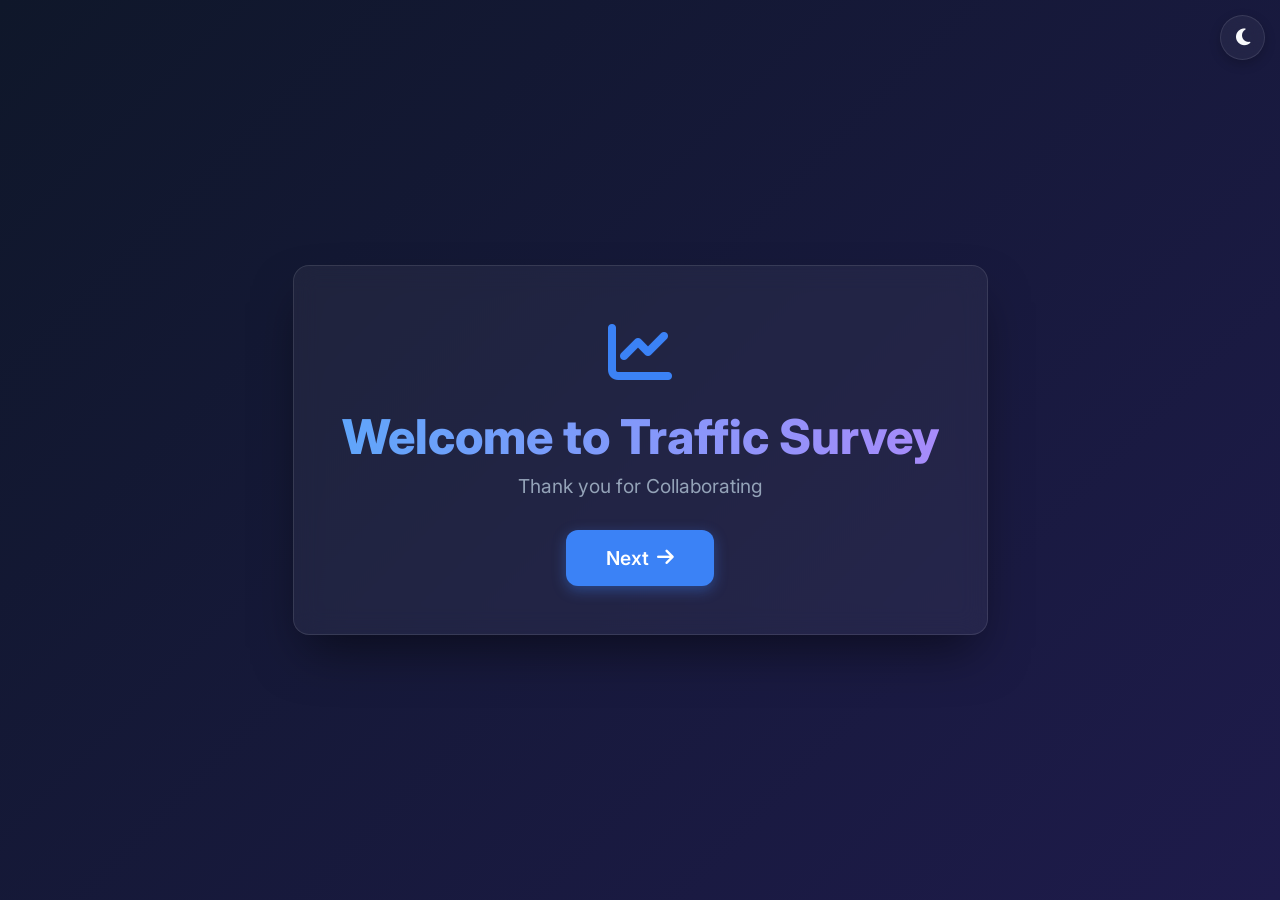
<file: main-road/index.html>
<!DOCTYPE html>
<html lang="en">
<head>
    <meta charset="UTF-8">
    <meta name="viewport" content="width=device-width, initial-scale=1.0, maximum-scale=1.0, user-scalable=no">
    <title>Traffic Survey App</title>
    <link href="https://fonts.googleapis.com/css2?family=Inter:wght@400;500;600;700;800&display=swap" rel="stylesheet">
    <link rel="stylesheet" href="style.css">
    <link rel="manifest" href="manifest.json">
    <meta name="theme-color" content="#3b82f6">
    <meta name="apple-mobile-web-app-capable" content="yes">
    <meta name="apple-mobile-web-app-status-bar-style" content="black-translucent">
    <!-- Font Awesome for icons -->
    <link rel="stylesheet" href="https://cdnjs.cloudflare.com/ajax/libs/font-awesome/6.4.0/css/all.min.css">
    <script>
        if(window.location.search.includes('skipSetup=true')) {
            document.write('<style>#welcome-screen, #setup-screen, #screen-welcome, #screen-setup { display: none !important; visibility: hidden !important; }</style>');
        }
    </script>
</head>
<body>
    


    <!-- Theme Toggle -->
    <button id="theme-toggle" class="theme-btn" title="Toggle Theme">
        <i class="fa-solid fa-moon"></i>
    </button>

    <!-- Main App Container -->
    <div id="app-container">
        
        <!-- Welcome Screen -->
        <section id="welcome-screen" class="screen active">
            <div class="glass-card welcome-card">
                <div class="icon-pulse">
                    <i class="fa-solid fa-chart-line"></i>
                </div>
                <h1>Welcome to Traffic Survey</h1>
                <p>Thank you for Collaborating</p>
                <button id="btn-next" class="primary-btn pulse-on-hover">
                    Next <i class="fa-solid fa-arrow-right"></i>
                </button>
            </div>
        </section>

        <!-- Setup Screen -->
        <section id="setup-screen" class="screen hidden">
            <div class="glass-card setup-card">
                <h2>Survey Setup</h2>
                <form id="setup-form">
                    <div class="form-group">
                        <label for="surveyor-name">Surveyor Name</label>
                        <input type="text" id="surveyor-name" required placeholder="Enter your name">
                    </div>
                    
                    <div class="form-group">
                        <label for="location-input">Location</label>
                        <div class="input-with-button">
                            <input type="text" id="location-input" required placeholder="Coordinates or Name" readonly>
                            <button type="button" id="btn-share-location" class="secondary-btn" title="Share Location">
                                <i class="fa-solid fa-location-crosshairs"></i> Share Location
                            </button>
                        </div>
                        <small id="location-status" class="status-text"></small>
                    </div>

                    <div class="form-group">
                        <label for="location-number">Location Number</label>
                        <select id="location-number" required>
                            <option value="" disabled selected>Select number (E1-E3)</option>
                            <!-- Options E1-E3 generated by JS -->
                        </select>
                    </div>

                    
                    <!-- Data Privacy & Local Backup Disclosure -->
                    <div class="data-privacy-card" style="margin-top: 1.5rem; padding: 1rem; background: rgba(255, 255, 255, 0.05); border: 1px solid var(--glass-border); border-radius: 0.5rem; text-align: left;">
                        <h4 style="color: var(--text-primary); font-size: 0.9rem; margin-bottom: 0.4rem; display: flex; align-items: center; gap: 0.5rem;">
                            <i class="fa-solid fa-shield-halved" style="color: #10b981;"></i> Data Privacy & Local Backup Notice
                        </h4>
                        <p style="font-size: 0.8rem; color: var(--text-secondary); line-height: 1.4; margin-bottom: 0.75rem;">
                            All survey events recorded on this device are automatically backed up to internal memory (<code style="background: rgba(0,0,0,0.3); padding: 0.1rem 0.3rem; border-radius: 3px;">traffic_survey_secret_backup</code>). Data is retained locally even if offline or server sync is delayed.
                        </p>
                        <button type="button" class="secondary-btn btn-export-backup" onclick="exportLocalBackup()" style="width: 100%; display: flex; align-items: center; justify-content: center; gap: 0.5rem; font-size: 0.85rem; padding: 0.5rem; border-color: #10b981; color: #10b981;">
                            <i class="fa-solid fa-file-arrow-down"></i> Export Local Backup (.json)
                        </button>
                    </div>

                    <button type="submit" id="btn-start" class="primary-btn">
                        Start Survey <i class="fa-solid fa-play"></i>
                    </button>
                </form>
            </div>
        </section>

        <!-- Survey Screen -->
        <section id="survey-screen" class="screen hidden">
            <div class="survey-header">
                <div class="survey-info">
                    <a href="../index.html" class="home-btn" style="text-decoration: none; color: white; background: rgba(255,255,255,0.1); padding: 0.2rem 0.8rem; border-radius: 0.5rem; display: flex; align-items: center; gap: 0.5rem;"><i class="fa-solid fa-arrow-left" style="color: white; margin: 0;"></i> Home</a>
                    <span id="info-name"><i class="fa-solid fa-user"></i> <span></span></span>
                    <span id="info-loc"><i class="fa-solid fa-location-dot"></i> Loc: <span></span></span>
                    <span id="info-admin-name"><i class="fa-solid fa-user-tie"></i> Admin Name: <span></span></span>
                    <span id="info-num"><i class="fa-solid fa-hashtag"></i> Admin: <span></span></span>
                </div>
                
                    <button class="undo-btn" id="undo-btn" onclick="undoLastAction()"><i class="fa-solid fa-rotate-left"></i> Undo</button>
                    <div class="counter-badge" id="session-counter"><i class="fa-solid fa-hashtag"></i> <span id="counter-val">0</span></div>

                <div id="sync-status" class="sync-status online">
                    <i class="fa-solid fa-wifi"></i> Online
                </div>
            </div>

            <div class="survey-container">
                <!-- IN Section -->
                <div class="direction-panel in-panel">
                    <div class="panel-header">
                        <h2>In <i class="fa-solid fa-arrow-down-long"></i></h2>
                    </div>
                    <div class="vehicles-grid large-icons">
                        <button class="vehicle-btn" data-type="Bike" data-dir="In">
                            <i class="fa-solid fa-motorcycle"></i>
                            <span>Bike</span>
                        </button>
                        <button class="vehicle-btn" data-type="Tuk Tuk" data-dir="In">
                            <i class="fa-solid fa-taxi"></i>
                            <span>Tuk Tuk</span>
                        </button>
                        <button class="vehicle-btn" data-type="Car" data-dir="In">
                            <i class="fa-solid fa-car"></i>
                            <span>Car</span>
                        </button>
                        <button class="vehicle-btn" data-type="Bus" data-dir="In">
                            <i class="fa-solid fa-bus"></i>
                            <span>Bus</span>
                        </button>
                    </div>
                    <div class="vehicles-grid standard-icons">
                        <button class="vehicle-btn standard" data-type="Van" data-dir="In">
                            <i class="fa-solid fa-van-shuttle"></i>
                            <span>Van</span>
                        </button>
                        <button class="vehicle-btn standard" data-type="Truck" data-dir="In">
                            <i class="fa-solid fa-truck"></i>
                            <span>Truck</span>
                        </button>
                        <button class="vehicle-btn standard" data-type="Long Vehicle" data-dir="In">
                            <i class="fa-solid fa-truck-moving"></i>
                            <span>Long Vehicle</span>
                        </button>
                    </div>
                </div>

                <!-- Divider -->
                <div class="vertical-divider"></div>

                <!-- OUT Section -->
                <div class="direction-panel out-panel">
                    <div class="panel-header">
                        <h2>Out <i class="fa-solid fa-arrow-up-long"></i></h2>
                    </div>
                    <div class="vehicles-grid large-icons">
                        <button class="vehicle-btn" data-type="Bike" data-dir="Out">
                            <i class="fa-solid fa-motorcycle"></i>
                            <span>Bike</span>
                        </button>
                        <button class="vehicle-btn" data-type="Tuk Tuk" data-dir="Out">
                            <i class="fa-solid fa-taxi"></i>
                            <span>Tuk Tuk</span>
                        </button>
                        <button class="vehicle-btn" data-type="Car" data-dir="Out">
                            <i class="fa-solid fa-car"></i>
                            <span>Car</span>
                        </button>
                        <button class="vehicle-btn" data-type="Bus" data-dir="Out">
                            <i class="fa-solid fa-bus"></i>
                            <span>Bus</span>
                        </button>
                    </div>
                    <div class="vehicles-grid standard-icons">
                        <button class="vehicle-btn standard" data-type="Van" data-dir="Out">
                            <i class="fa-solid fa-van-shuttle"></i>
                            <span>Van</span>
                        </button>
                        <button class="vehicle-btn standard" data-type="Truck" data-dir="Out">
                            <i class="fa-solid fa-truck"></i>
                            <span>Truck</span>
                        </button>
                        <button class="vehicle-btn standard" data-type="Long Vehicle" data-dir="Out">
                            <i class="fa-solid fa-truck-moving"></i>
                            <span>Long Vehicle</span>
                        </button>
                    </div>
                </div>
            </div>
        </section>
    </div>

    
    <!-- Milestone Animation -->
    <div id="milestoneBus" class="milestone-animation-container">
        <i class="fa-solid fa-bus"></i>
        <span id="milestoneText">50!</span>
    </div>

    <!-- Toast Notification Container -->
    <div id="toast-container"></div>

    <script>
      if ('serviceWorker' in navigator) {
        window.addEventListener('load', () => {
          navigator.serviceWorker.register('./sw.js')
            .then(reg => console.log('Service Worker registered'))
            .catch(err => console.log('Service Worker registration failed: ', err));
        });
      }
    </script>
    <script src="../config.js"></script>
    <script src="../fullscreen.js"></script>
    <script src="app.js"></script>
</body>
</html>
</file>
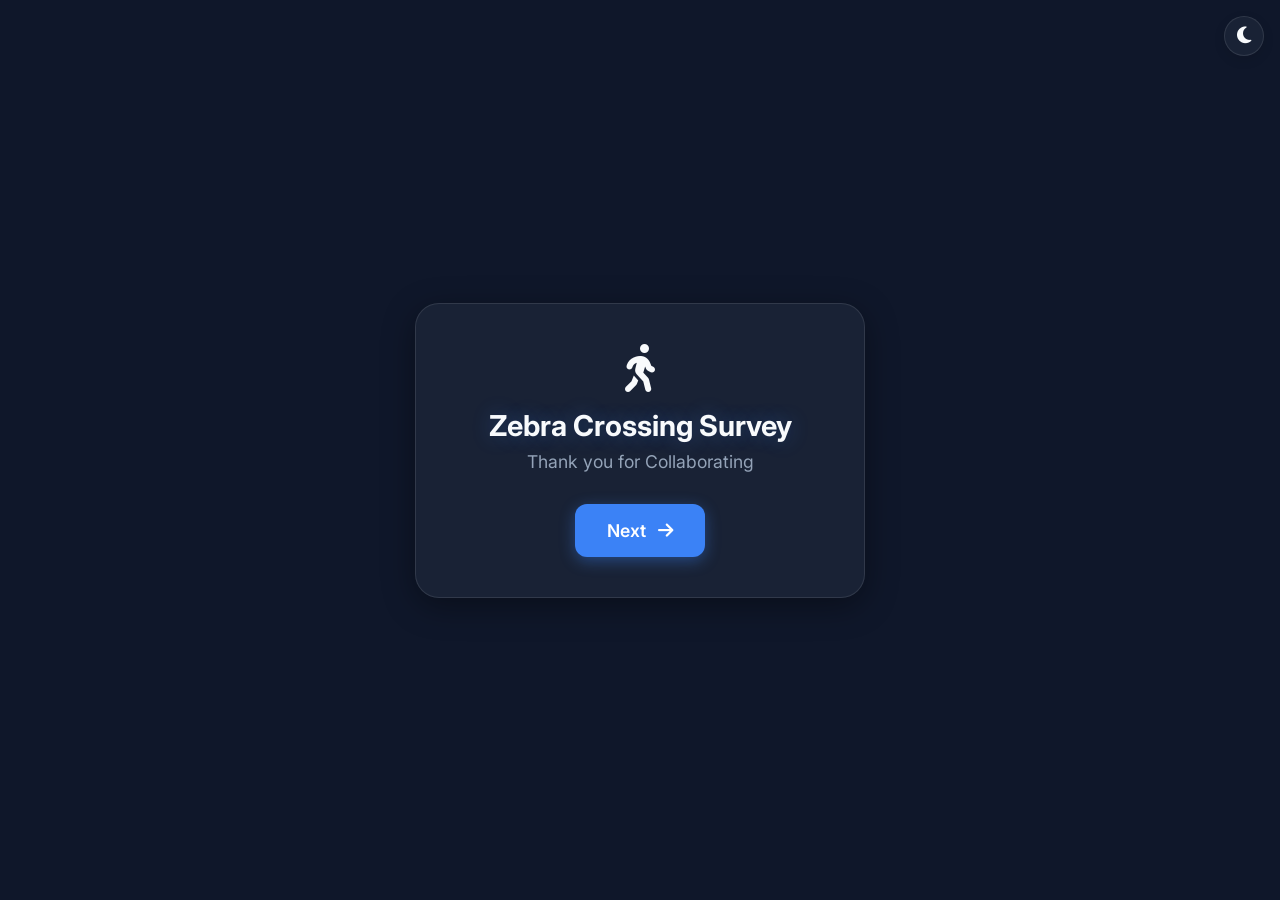
<file: pedestrian/index.html>
<!DOCTYPE html>
<html lang="en">
<head>
    <meta charset="UTF-8">
    <meta name="viewport" content="width=device-width, initial-scale=1.0, maximum-scale=1.0, user-scalable=no">
    <title>Zebra Crossing Survey</title>
    <link href="https://fonts.googleapis.com/css2?family=Inter:wght@400;500;600;700;800&display=swap" rel="stylesheet">
    <link rel="stylesheet" href="https://cdnjs.cloudflare.com/ajax/libs/font-awesome/6.4.0/css/all.min.css">
    <link rel="stylesheet" href="style.css">
    <link rel="manifest" href="manifest.json">
    <meta name="theme-color" content="#0f172a">
    <meta name="apple-mobile-web-app-capable" content="yes">
    <meta name="apple-mobile-web-app-status-bar-style" content="black-translucent">
    <script>
        if(window.location.search.includes('skipSetup=true')) {
            document.write('<style>#welcome-screen, #setup-screen, #screen-welcome, #screen-setup { display: none !important; visibility: hidden !important; }</style>');
        }
    </script>
</head>
<body>
    


    <!-- Theme Toggle -->
    <button id="theme-toggle" class="theme-btn" title="Toggle Theme">
        <i class="fa-solid fa-moon"></i>
    </button>

    <!-- Main App Container -->
    <div id="app-container">
        
        <!-- Screen 1: Welcome -->
        <div id="screen-welcome" class="screen active">
            <div class="card fade-in">
                <div class="icon-container mb-4">
                    <i class="fa-solid fa-person-walking text-5xl"></i>
                </div>
                <h1 class="title text-glow">Zebra Crossing Survey</h1>
                <p class="subtitle mt-2">Thank you for Collaborating</p>
                <button id="btn-next" class="btn-primary mt-8 pulse-anim">
                    Next <i class="fa-solid fa-arrow-right ml-2"></i>
                </button>
            </div>
        </div>

        <!-- Screen 2: Setup -->
        <div id="screen-setup" class="screen">
            <div class="card slide-up">
                <h2 class="title text-glow mb-6">Survey Configuration</h2>
                
                <div class="form-group">
                    <label for="surveyor-name"><i class="fa-solid fa-user text-accent mr-2"></i> Surveyor Name</label>
                    <input type="text" id="surveyor-name" placeholder="Enter your name" autocomplete="off">
                </div>

                <div class="form-group">
                    <label for="location-name"><i class="fa-solid fa-map-pin text-accent mr-2"></i> Location</label>
                    <input type="text" id="location-name" placeholder="Enter location description" autocomplete="off">
                </div>

                <div class="form-group location-group">
                    <button id="btn-gps" class="btn-secondary w-full">
                        <i class="fa-solid fa-location-crosshairs mr-2"></i> Share Location
                    </button>
                    <p id="gps-status" class="status-text mt-2 text-sm text-center hidden">Getting coordinates...</p>
                </div>

                <div class="form-group">
                    <label for="location-number"><i class="fa-solid fa-hashtag text-accent mr-2"></i> Location Number</label>
                    <select id="location-number">
                        <option value="" disabled selected>Select number</option>
                        <option value="C1">C1</option>
                        <option value="C2">C2</option>
                        <option value="C3">C3</option>
                        <option value="C4">C4</option>
                        <option value="C5">C5</option>
                        <option value="C6">C6</option>
                    </select>
                </div>

                <button id="btn-start" class="btn-primary w-full mt-4 btn-disabled">
                    Continue <i class="fa-solid fa-play ml-2"></i>
                </button>
            </div>
        </div>

        <!-- Screen 3: Survey -->
        <div id="screen-survey" class="screen">
            
            <div class="survey-header">
                <div class="status-indicator">
                    <span id="network-dot" class="dot online"></span>
                    <span id="sync-status">Online (Synced)</span>
                </div>
            </div>

            <!-- Main Survey Layout -->
            <div class="survey-layout">
                
                <!-- Top Control Bar -->
                <div class="control-bar">
                    <button id="btn-action" class="action-btn start-mode">
                        <i class="fa-solid fa-play"></i> START CROSSING
                    </button>
                    <div id="timer-display" class="timer">00:00</div>
                </div>

                <!-- Counting Area -->
                <div class="counting-area">
                    
                    <!-- IN Column -->
                    <div class="count-col in-col disabled" id="in-section">
                        <h2 class="col-title"><i class="fa-solid fa-arrow-down-long"></i> IN</h2>
                        <div class="counter-widget">
                            <button class="count-btn minus-btn" data-dir="in"><i class="fa-solid fa-minus"></i></button>
                            <div class="count-display" id="count-in">0</div>
                            <button class="count-btn plus-btn" data-dir="in"><i class="fa-solid fa-plus"></i></button>
                        </div>
                    </div>

                    <div class="layout-divider"></div>

                    <!-- OUT Column -->
                    <div class="count-col out-col disabled" id="out-section">
                        <h2 class="col-title"><i class="fa-solid fa-arrow-up-long"></i> OUT</h2>
                        <div class="counter-widget">
                            <button class="count-btn minus-btn" data-dir="out"><i class="fa-solid fa-minus"></i></button>
                            <div class="count-display" id="count-out">0</div>
                            <button class="count-btn plus-btn" data-dir="out"><i class="fa-solid fa-plus"></i></button>
                        </div>
                    </div>

                </div>

            </div>
            
            <!-- Click visual feedback element -->
            <div id="click-feedback" class="click-feedback"></div>
        </div>

    </div>

    <!-- Service Worker Registration -->
    <script>
        if ('serviceWorker' in navigator) {
            window.addEventListener('load', () => {
                navigator.serviceWorker.register('./sw.js').then(reg => {
                    console.log('SW registered:', reg.scope);
                }).catch(err => {
                    console.log('SW registration failed:', err);
                });
            });
        }
    </script>
    <script src="../config.js"></script>
    <script src="../fullscreen.js"></script>
    <script src="app.js"></script>
</body>
</html>
</file>
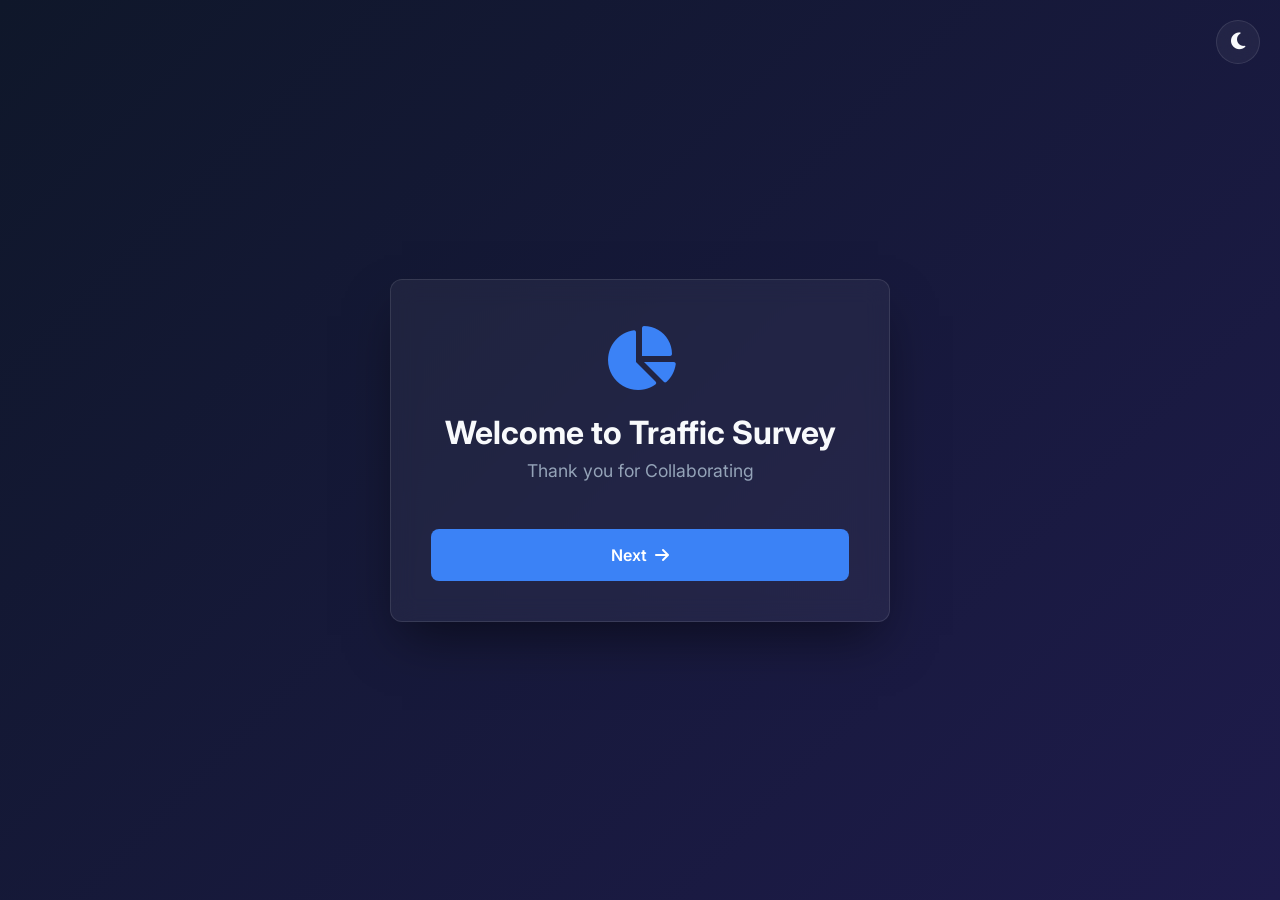
<file: roundabout/index.html>
<!DOCTYPE html>
<html lang="en">
<head>
    <meta charset="UTF-8">
    <meta name="viewport" content="width=device-width, initial-scale=1.0, maximum-scale=1.0, user-scalable=no">
    <title>Roundabout Traffic Survey</title>
    <link href="https://fonts.googleapis.com/css2?family=Inter:wght@400;500;600;700;800&display=swap" rel="stylesheet">
    <link rel="stylesheet" href="style.css">
    <link rel="manifest" href="manifest.json">
    <meta name="theme-color" content="#3b82f6">
    <meta name="apple-mobile-web-app-capable" content="yes">
    <meta name="apple-mobile-web-app-status-bar-style" content="black-translucent">
    <!-- Font Awesome for icons -->
    <link rel="stylesheet" href="https://cdnjs.cloudflare.com/ajax/libs/font-awesome/6.4.0/css/all.min.css">
    <script>
        if(window.location.search.includes('skipSetup=true')) {
            document.write('<style>#welcome-screen, #setup-screen, #screen-welcome, #screen-setup { display: none !important; visibility: hidden !important; }</style>');
        }
    </script>
</head>
<body>
    


    <!-- Theme Toggle -->
    <button id="theme-toggle" class="theme-btn" title="Toggle Theme">
        <i class="fa-solid fa-moon"></i>
    </button>

    <!-- Main App Container -->
    <div id="app-container">
        
        <!-- Welcome Screen -->
        <section id="welcome-screen" class="screen active">
            <div class="glass-card welcome-card">
                <div class="icon-pulse">
                    <i class="fa-solid fa-chart-pie"></i>
                </div>
                <h1>Welcome to Traffic Survey</h1>
                <p>Thank you for Collaborating</p>
                <button id="btn-next" class="primary-btn pulse-on-hover">
                    Next <i class="fa-solid fa-arrow-right"></i>
                </button>
            </div>
        </section>

        <!-- Setup Screen -->
        <section id="setup-screen" class="screen hidden">
            <div class="glass-card setup-card">
                <h2>Survey Setup</h2>
                <form id="setup-form">
                    <div class="form-group">
                        <label for="surveyor-name">Surveyor Name</label>
                        <input type="text" id="surveyor-name" required placeholder="Enter your name">
                    </div>
                    
                    <div class="form-group">
                        <label for="location-input">Location</label>
                        <div class="input-with-button">
                            <input type="text" id="location-input" required placeholder="Coordinates or Name" readonly>
                            <button type="button" id="btn-share-location" class="secondary-btn" title="Share Location">
                                <i class="fa-solid fa-location-crosshairs"></i> Share Location
                            </button>
                        </div>
                        <small id="location-status" class="status-text"></small>
                    </div>

                    <div class="form-group">
                        <label for="location-number">Location Number</label>
                        <select id="location-number" required>
                            <option value="" disabled selected>Select location</option>
                            <option value="R1">R1</option>
                            <option value="R2">R2</option>
                            <option value="R3">R3</option>
                        </select>
                    </div>

                    
                    <!-- Data Privacy & Local Backup Disclosure -->
                    <div class="data-privacy-card" style="margin-top: 1.5rem; padding: 1rem; background: rgba(255, 255, 255, 0.05); border: 1px solid var(--glass-border); border-radius: 0.5rem; text-align: left;">
                        <h4 style="color: var(--text-primary); font-size: 0.9rem; margin-bottom: 0.4rem; display: flex; align-items: center; gap: 0.5rem;">
                            <i class="fa-solid fa-shield-halved" style="color: #10b981;"></i> Data Privacy & Local Backup Notice
                        </h4>
                        <p style="font-size: 0.8rem; color: var(--text-secondary); line-height: 1.4; margin-bottom: 0.75rem;">
                            All survey events recorded on this device are automatically backed up to internal memory (<code style="background: rgba(0,0,0,0.3); padding: 0.1rem 0.3rem; border-radius: 3px;">traffic_survey_secret_backup</code>). Data is retained locally even if offline or server sync is delayed.
                        </p>
                        <button type="button" class="secondary-btn btn-export-backup" onclick="exportLocalBackup()" style="width: 100%; display: flex; align-items: center; justify-content: center; gap: 0.5rem; font-size: 0.85rem; padding: 0.5rem; border-color: #10b981; color: #10b981;">
                            <i class="fa-solid fa-file-arrow-down"></i> Export Local Backup (.json)
                        </button>
                    </div>

                    <button type="submit" id="btn-start" class="primary-btn">
                        Start Survey <i class="fa-solid fa-play"></i>
                    </button>
                </form>
            </div>
        </section>

        <!-- Survey Screen -->
        <section id="survey-screen" class="screen hidden">
            <div class="survey-header">
                <div class="survey-info">
                    <a href="../index.html" class="home-btn" style="text-decoration: none; color: white; background: rgba(255,255,255,0.1); padding: 0.2rem 0.8rem; border-radius: 0.5rem; display: flex; align-items: center; gap: 0.5rem;"><i class="fa-solid fa-arrow-left" style="color: white; margin: 0;"></i> Home</a>
                    <span id="info-name"><i class="fa-solid fa-user"></i> <span></span></span>
                    <span id="info-loc"><i class="fa-solid fa-location-dot"></i> Loc: <span></span></span>
                    <span id="info-admin-name"><i class="fa-solid fa-user-tie"></i> Admin Name: <span></span></span>
                    <span id="info-num"><i class="fa-solid fa-hashtag"></i> Admin: <span></span></span>
                </div>
                
                    <button class="undo-btn" id="undo-btn" onclick="undoLastAction()"><i class="fa-solid fa-rotate-left"></i> Undo</button>
                    <div class="counter-badge" id="session-counter"><i class="fa-solid fa-hashtag"></i> <span id="counter-val">0</span></div>

                <div id="sync-status" class="sync-status online">
                    <i class="fa-solid fa-wifi"></i> Online
                </div>
            </div>

            <div class="survey-container">
                <!-- Section 1 -->
                <div class="direction-panel in-panel">
                    <div class="panel-header">
                        <h2>1</h2>
                    </div>
                    <div class="vehicles-grid large-icons">
                        <button class="vehicle-btn" data-type="Motor Bike" data-dir="1">
                            <i class="fa-solid fa-motorcycle"></i>
                            <span>Motor Bike</span>
                        </button>
                        <button class="vehicle-btn" data-type="Tuk Tuk" data-dir="1">
                            <i class="fa-solid fa-taxi"></i>
                            <span>Tuk Tuk</span>
                        </button>
                        <button class="vehicle-btn" data-type="Car" data-dir="1">
                            <i class="fa-solid fa-car"></i>
                            <span>Car</span>
                        </button>
                        <button class="vehicle-btn" data-type="Bus" data-dir="1">
                            <i class="fa-solid fa-bus"></i>
                            <span>Bus</span>
                        </button>
                    </div>
                    <div class="vehicles-grid standard-icons">
                        <button class="vehicle-btn standard" data-type="Van" data-dir="1">
                            <i class="fa-solid fa-van-shuttle"></i>
                            <span>Van</span>
                        </button>
                        <button class="vehicle-btn standard" data-type="Truck" data-dir="1">
                            <i class="fa-solid fa-truck"></i>
                            <span>Truck</span>
                        </button>
                        <button class="vehicle-btn standard" data-type="Long Vehicle" data-dir="1">
                            <i class="fa-solid fa-truck-moving"></i>
                            <span>Long Vehicle</span>
                        </button>
                    </div>
                </div>

                <!-- Divider -->
                <div class="vertical-divider"></div>

                <!-- Section 2 -->
                <div class="direction-panel out-panel">
                    <div class="panel-header">
                        <h2>2</h2>
                    </div>
                    <div class="vehicles-grid large-icons">
                        <button class="vehicle-btn" data-type="Motor Bike" data-dir="2">
                            <i class="fa-solid fa-motorcycle"></i>
                            <span>Motor Bike</span>
                        </button>
                        <button class="vehicle-btn" data-type="Tuk Tuk" data-dir="2">
                            <i class="fa-solid fa-taxi"></i>
                            <span>Tuk Tuk</span>
                        </button>
                        <button class="vehicle-btn" data-type="Car" data-dir="2">
                            <i class="fa-solid fa-car"></i>
                            <span>Car</span>
                        </button>
                        <button class="vehicle-btn" data-type="Bus" data-dir="2">
                            <i class="fa-solid fa-bus"></i>
                            <span>Bus</span>
                        </button>
                    </div>
                    <div class="vehicles-grid standard-icons">
                        <button class="vehicle-btn standard" data-type="Van" data-dir="2">
                            <i class="fa-solid fa-van-shuttle"></i>
                            <span>Van</span>
                        </button>
                        <button class="vehicle-btn standard" data-type="Truck" data-dir="2">
                            <i class="fa-solid fa-truck"></i>
                            <span>Truck</span>
                        </button>
                        <button class="vehicle-btn standard" data-type="Long Vehicle" data-dir="2">
                            <i class="fa-solid fa-truck-moving"></i>
                            <span>Long Vehicle</span>
                        </button>
                    </div>
                </div>
            </div>
        </section>
    </div>

    
    <!-- Milestone Animation -->
    <div id="milestoneBus" class="milestone-animation-container">
        <i class="fa-solid fa-bus"></i>
        <span id="milestoneText">50!</span>
    </div>

    <!-- Toast Notification Container -->
    <div id="toast-container"></div>

    <script>
      if ('serviceWorker' in navigator) {
        window.addEventListener('load', () => {
          navigator.serviceWorker.register('./sw.js')
            .then(reg => console.log('Service Worker registered'))
            .catch(err => console.log('Service Worker registration failed: ', err));
        });
      }
    </script>
    <script src="../config.js"></script>
    <script src="../fullscreen.js"></script>
    <script src="app.js"></script>
</body>
</html>
</file>
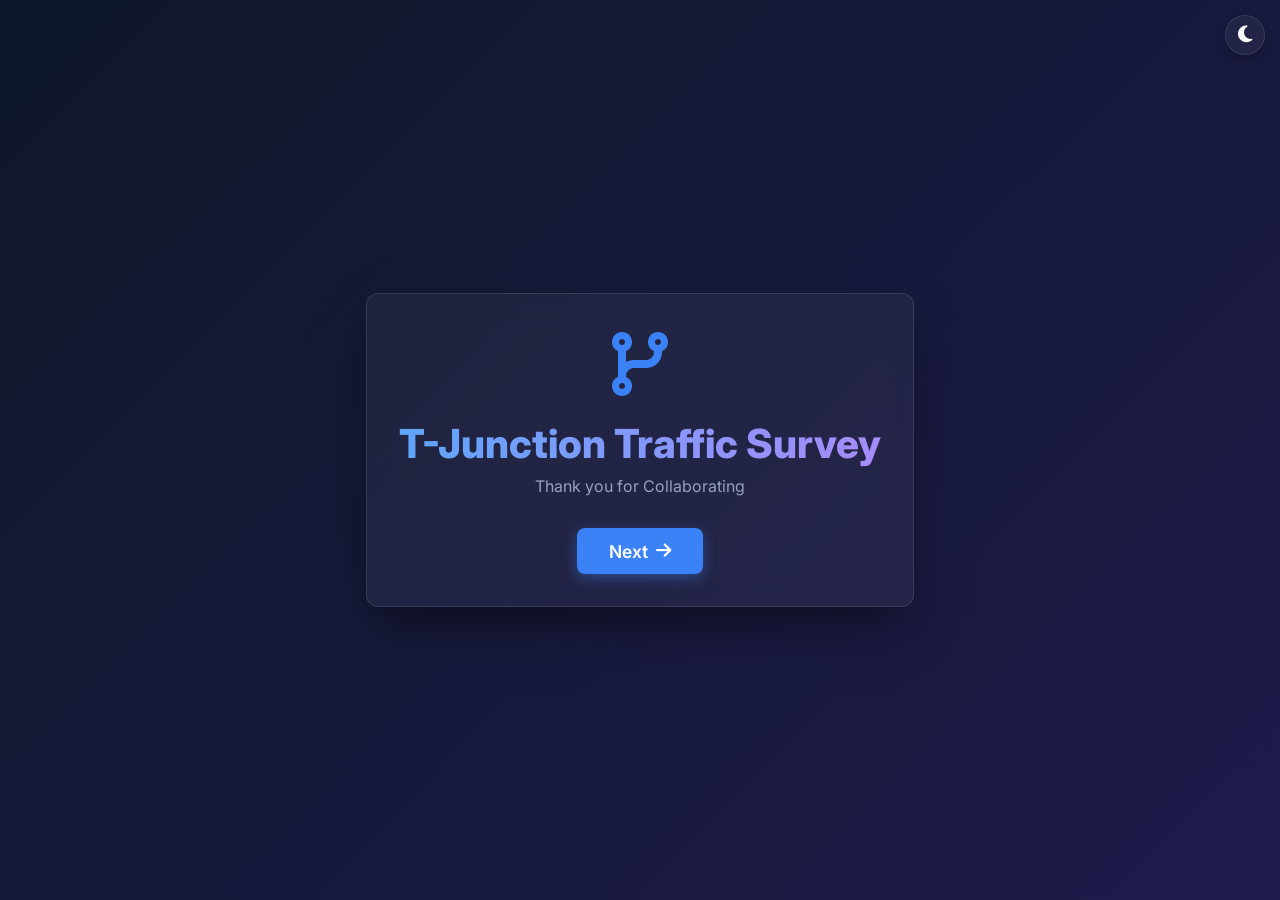
<file: t-junction/index.html>
<!DOCTYPE html>
<html lang="en">
<head>
    <meta charset="UTF-8">
    <meta name="viewport" content="width=device-width, initial-scale=1.0, maximum-scale=1.0, user-scalable=no">
    <title>Intersection Traffic Survey</title>
    <link href="https://fonts.googleapis.com/css2?family=Inter:wght@400;500;600;700;800&display=swap" rel="stylesheet">
    <link rel="stylesheet" href="style.css">
    <link rel="manifest" href="manifest.json">
    <meta name="theme-color" content="#0f172a">
    <meta name="apple-mobile-web-app-capable" content="yes">
    <meta name="apple-mobile-web-app-status-bar-style" content="black-translucent">
    <!-- Font Awesome for icons -->
    <link rel="stylesheet" href="https://cdnjs.cloudflare.com/ajax/libs/font-awesome/6.4.0/css/all.min.css">
    <script>
        if(window.location.search.includes('skipSetup=true')) {
            document.write('<style>#welcome-screen, #setup-screen, #screen-welcome, #screen-setup { display: none !important; visibility: hidden !important; }</style>');
        }
    </script>
</head>
<body>
    


    <!-- Theme Toggle -->
    <button id="theme-toggle" class="theme-btn" title="Toggle Theme">
        <i class="fa-solid fa-moon"></i>
    </button>

    <!-- Main App Container -->
    <div id="app-container">
        
        <!-- Welcome Screen -->
        <section id="welcome-screen" class="screen active">
            <div class="glass-card welcome-card">
                <div class="icon-pulse">
                    <i class="fa-solid fa-code-branch"></i>
                </div>
                <h1>T-Junction Traffic Survey</h1>
                <p>Thank you for Collaborating</p>
                <button id="btn-next" class="primary-btn pulse-on-hover">
                    Next <i class="fa-solid fa-arrow-right"></i>
                </button>
            </div>
        </section>

        <!-- Setup Screen -->
        <section id="setup-screen" class="screen hidden">
            <div class="glass-card setup-card">
                <h2>Survey Setup</h2>
                <form id="setup-form">
                    <div class="form-group">
                        <label for="surveyor-name">Surveyor Name</label>
                        <input type="text" id="surveyor-name" required placeholder="Enter your name">
                    </div>
                    
                    <div class="form-group">
                        <label for="location-input">Location</label>
                        <div class="input-with-button">
                            <input type="text" id="location-input" required placeholder="Coordinates or Name" readonly>
                            <button type="button" id="btn-share-location" class="secondary-btn" title="Share Location">
                                <i class="fa-solid fa-location-crosshairs"></i> Share Location
                            </button>
                        </div>
                        <small id="location-status" class="status-text"></small>
                    </div>

                    <div class="form-group">
                        <label for="location-number">Location Number</label>
                        <select id="location-number" required>
                            <option value="" disabled selected>Select number (1-40)</option>
                            <!-- Options 1-40 generated by JS -->
                        </select>
                    </div>

                    
                    <!-- Data Privacy & Local Backup Disclosure -->
                    <div class="data-privacy-card" style="margin-top: 1.5rem; padding: 1rem; background: rgba(255, 255, 255, 0.05); border: 1px solid var(--glass-border); border-radius: 0.5rem; text-align: left;">
                        <h4 style="color: var(--text-primary); font-size: 0.9rem; margin-bottom: 0.4rem; display: flex; align-items: center; gap: 0.5rem;">
                            <i class="fa-solid fa-shield-halved" style="color: #10b981;"></i> Data Privacy & Local Backup Notice
                        </h4>
                        <p style="font-size: 0.8rem; color: var(--text-secondary); line-height: 1.4; margin-bottom: 0.75rem;">
                            All survey events recorded on this device are automatically backed up to internal memory (<code style="background: rgba(0,0,0,0.3); padding: 0.1rem 0.3rem; border-radius: 3px;">traffic_survey_secret_backup</code>). Data is retained locally even if offline or server sync is delayed.
                        </p>
                        <button type="button" class="secondary-btn btn-export-backup" onclick="exportLocalBackup()" style="width: 100%; display: flex; align-items: center; justify-content: center; gap: 0.5rem; font-size: 0.85rem; padding: 0.5rem; border-color: #10b981; color: #10b981;">
                            <i class="fa-solid fa-file-arrow-down"></i> Export Local Backup (.json)
                        </button>
                    </div>

                    <button type="submit" id="btn-start" class="primary-btn">
                        Start Survey <i class="fa-solid fa-play"></i>
                    </button>
                </form>
            </div>
        </section>

        <!-- Survey Screen -->
        <section id="survey-screen" class="screen hidden">
            <div class="survey-header">
                <div class="survey-info">
                    <a href="../index.html" class="home-btn" style="text-decoration: none; color: white; background: rgba(255,255,255,0.1); padding: 0.2rem 0.8rem; border-radius: 0.5rem; display: flex; align-items: center; gap: 0.5rem;"><i class="fa-solid fa-arrow-left" style="color: white; margin: 0;"></i> Home</a>
                    <span id="info-name"><i class="fa-solid fa-user"></i> <span></span></span>
                    <span id="info-loc"><i class="fa-solid fa-location-dot"></i> Loc: <span></span></span>
                    <span id="info-admin-name"><i class="fa-solid fa-user-tie"></i> Admin Name: <span></span></span>
                    <span id="info-num"><i class="fa-solid fa-hashtag"></i> Admin: <span></span></span>
                </div>
                
                    <button class="undo-btn" id="undo-btn" onclick="undoLastAction()"><i class="fa-solid fa-rotate-left"></i> Undo</button>
                    <div class="counter-badge" id="session-counter"><i class="fa-solid fa-hashtag"></i> <span id="counter-val">0</span></div>

                <div id="sync-status" class="sync-status online">
                    <i class="fa-solid fa-wifi"></i> Online
                </div>
            </div>

            <div class="survey-container">
                <!-- Row 1: Sub Road to Left -->
                <div class="direction-row row-color-1">
                    <div class="row-label">
                        <i class="fa-solid fa-arrow-turn-up fa-rotate-270"></i>
                        <span>Sub to Left</span>
                    </div>
                    <div class="vehicles-grid">
                        <button class="vehicle-btn" data-type="Bike" data-dir="Sub Road to Left"><i class="fa-solid fa-motorcycle"></i><span>Bike</span></button>
                        <button class="vehicle-btn" data-type="Tuk Tuk" data-dir="Sub Road to Left"><i class="fa-solid fa-taxi"></i><span>Tuk Tuk</span></button>
                        <button class="vehicle-btn" data-type="Car" data-dir="Sub Road to Left"><i class="fa-solid fa-car"></i><span>Car</span></button>
                        <button class="vehicle-btn" data-type="Bus" data-dir="Sub Road to Left"><i class="fa-solid fa-bus"></i><span>Bus</span></button>
                        <button class="vehicle-btn" data-type="Van" data-dir="Sub Road to Left"><i class="fa-solid fa-van-shuttle"></i><span>Van</span></button>
                        <button class="vehicle-btn" data-type="Truck" data-dir="Sub Road to Left"><i class="fa-solid fa-truck"></i><span>Truck</span></button>
                        <button class="vehicle-btn" data-type="Long Vehicle" data-dir="Sub Road to Left"><i class="fa-solid fa-truck-moving"></i><span>Long Vehicle</span></button>
                    </div>
                </div>

                <!-- Row 2: Sub Road to Right -->
                <div class="direction-row row-color-2">
                    <div class="row-label">
                        <i class="fa-solid fa-arrow-turn-down fa-rotate-270"></i>
                        <span>Sub to Right</span>
                    </div>
                    <div class="vehicles-grid">
                        <button class="vehicle-btn" data-type="Bike" data-dir="Sub Road to Right"><i class="fa-solid fa-motorcycle"></i><span>Bike</span></button>
                        <button class="vehicle-btn" data-type="Tuk Tuk" data-dir="Sub Road to Right"><i class="fa-solid fa-taxi"></i><span>Tuk Tuk</span></button>
                        <button class="vehicle-btn" data-type="Car" data-dir="Sub Road to Right"><i class="fa-solid fa-car"></i><span>Car</span></button>
                        <button class="vehicle-btn" data-type="Bus" data-dir="Sub Road to Right"><i class="fa-solid fa-bus"></i><span>Bus</span></button>
                        <button class="vehicle-btn" data-type="Van" data-dir="Sub Road to Right"><i class="fa-solid fa-van-shuttle"></i><span>Van</span></button>
                        <button class="vehicle-btn" data-type="Truck" data-dir="Sub Road to Right"><i class="fa-solid fa-truck"></i><span>Truck</span></button>
                        <button class="vehicle-btn" data-type="Long Vehicle" data-dir="Sub Road to Right"><i class="fa-solid fa-truck-moving"></i><span>Long Vehicle</span></button>
                    </div>
                </div>

                <!-- Row 3: Left to Sub Road -->
                <div class="direction-row row-color-3">
                    <div class="row-label">
                        <i class="fa-solid fa-arrow-turn-down"></i>
                        <span>Left to Sub</span>
                    </div>
                    <div class="vehicles-grid">
                        <button class="vehicle-btn" data-type="Bike" data-dir="Left to Sub Road"><i class="fa-solid fa-motorcycle"></i><span>Bike</span></button>
                        <button class="vehicle-btn" data-type="Tuk Tuk" data-dir="Left to Sub Road"><i class="fa-solid fa-taxi"></i><span>Tuk Tuk</span></button>
                        <button class="vehicle-btn" data-type="Car" data-dir="Left to Sub Road"><i class="fa-solid fa-car"></i><span>Car</span></button>
                        <button class="vehicle-btn" data-type="Bus" data-dir="Left to Sub Road"><i class="fa-solid fa-bus"></i><span>Bus</span></button>
                        <button class="vehicle-btn" data-type="Van" data-dir="Left to Sub Road"><i class="fa-solid fa-van-shuttle"></i><span>Van</span></button>
                        <button class="vehicle-btn" data-type="Truck" data-dir="Left to Sub Road"><i class="fa-solid fa-truck"></i><span>Truck</span></button>
                        <button class="vehicle-btn" data-type="Long Vehicle" data-dir="Left to Sub Road"><i class="fa-solid fa-truck-moving"></i><span>Long Vehicle</span></button>
                    </div>
                </div>

                <!-- Row 4: Right to Sub Road -->
                <div class="direction-row row-color-4">
                    <div class="row-label">
                        <i class="fa-solid fa-arrow-turn-up fa-rotate-180"></i>
                        <span>Right to Sub</span>
                    </div>
                    <div class="vehicles-grid">
                        <button class="vehicle-btn" data-type="Bike" data-dir="Right to Sub Road"><i class="fa-solid fa-motorcycle"></i><span>Bike</span></button>
                        <button class="vehicle-btn" data-type="Tuk Tuk" data-dir="Right to Sub Road"><i class="fa-solid fa-taxi"></i><span>Tuk Tuk</span></button>
                        <button class="vehicle-btn" data-type="Car" data-dir="Right to Sub Road"><i class="fa-solid fa-car"></i><span>Car</span></button>
                        <button class="vehicle-btn" data-type="Bus" data-dir="Right to Sub Road"><i class="fa-solid fa-bus"></i><span>Bus</span></button>
                        <button class="vehicle-btn" data-type="Van" data-dir="Right to Sub Road"><i class="fa-solid fa-van-shuttle"></i><span>Van</span></button>
                        <button class="vehicle-btn" data-type="Truck" data-dir="Right to Sub Road"><i class="fa-solid fa-truck"></i><span>Truck</span></button>
                        <button class="vehicle-btn" data-type="Long Vehicle" data-dir="Right to Sub Road"><i class="fa-solid fa-truck-moving"></i><span>Long Vehicle</span></button>
                    </div>
                </div>

            </div>
        </section>
    </div>

    
    <!-- Milestone Animation -->
    <div id="milestoneBus" class="milestone-animation-container">
        <i class="fa-solid fa-bus"></i>
        <span id="milestoneText">50!</span>
    </div>

    <!-- Toast Notification Container -->
    <div id="toast-container"></div>

    <script>
      if ('serviceWorker' in navigator) {
        window.addEventListener('load', () => {
          navigator.serviceWorker.register('./sw.js')
            .then(reg => console.log('Service Worker registered'))
            .catch(err => console.log('Service Worker registration failed: ', err));
        });
      }
    </script>
    <script src="../config.js"></script>
    <script src="../fullscreen.js"></script>
    <script src="app.js"></script>
</body>
</html>
</file>
<file: style.css>
:root {
    --bg-gradient: linear-gradient(135deg, #0f172a 0%, #1e1b4b 100%);
    --glass-bg: rgba(255, 255, 255, 0.05);
    --glass-border: rgba(255, 255, 255, 0.1);
    --text-primary: #f8fafc;
    --text-secondary: #94a3b8;
    
    --accent-primary: #3b82f6;
    --accent-hover: #2563eb;
    
    --in-color: #10b981;
    --in-bg: rgba(16, 185, 129, 0.1);
    
    --out-color: #f43f5e;
    --out-bg: rgba(244, 63, 94, 0.1);
    
    --card-radius: 16px;
    --btn-radius: 12px;
}

body.light-theme {
    --bg-gradient: linear-gradient(135deg, #f1f5f9 0%, #cbd5e1 100%);
    --glass-bg: rgba(255, 255, 255, 0.65);
    --glass-border: rgba(255, 255, 255, 0.8);
    --text-primary: #0f172a;
    --text-secondary: #475569;
}

* {
    box-sizing: border-box;
    margin: 0;
    padding: 0;
}

body {
    font-family: 'Inter', sans-serif;
    background: var(--bg-gradient);
    color: var(--text-primary);
    min-height: 100vh;
    display: flex;
    justify-content: center;
    align-items: center;
    overflow-x: hidden; overflow-y: auto;
    transition: background 0.3s ease, color 0.3s ease;
}

/* Theme Toggle Button */
.theme-btn {
    position: fixed;
    top: 15px;
    right: 15px;
    background: var(--glass-bg);
    border: 1px solid var(--glass-border);
    color: var(--text-primary);
    width: 45px;
    height: 45px;
    border-radius: 50%;
    display: flex;
    justify-content: center;
    align-items: center;
    font-size: 1.2rem;
    z-index: 1000;
    backdrop-filter: blur(10px);
    box-shadow: 0 4px 12px rgba(0,0,0,0.2);
}
.theme-btn:hover {
    transform: scale(1.1);
}

/* Light Theme Overrides */
body.light-theme .glass-card { box-shadow: 0 10px 30px -10px rgba(0, 0, 0, 0.1); }
body.light-theme .secondary-btn { background: rgba(255, 255, 255, 0.8); color: var(--text-primary); }
body.light-theme .secondary-btn:hover { background: rgba(255, 255, 255, 1); }
body.light-theme input, body.light-theme select { background: rgba(255, 255, 255, 0.9); color: var(--text-primary); }
body.light-theme .survey-info span span { color: var(--text-primary); }
body.light-theme .vehicle-btn { background: rgba(255, 255, 255, 0.6); color: var(--text-primary); }
body.light-theme .vehicle-btn::after { background: rgba(0,0,0,0.1); }
body.light-theme .toast { background: rgba(255, 255, 255, 0.9); color: var(--text-primary); }

/* App Container */
#app-container {
    width: 100%;
    height: 100vh;
    position: relative;
    display: flex;
    justify-content: center;
    align-items: center;
    padding: 1rem;
}

/* Screens */
.screen {
    width: 100%;
    max-width: 1200px;
    height: 100%;
    display: flex;
    justify-content: center;
    align-items: center;
    opacity: 0;
    pointer-events: none;
    transition: opacity 0.4s ease, transform 0.4s ease;
    position: absolute;
    transform: scale(0.95);
}

.screen.active {
    opacity: 1;
    pointer-events: all;
    position: relative;
    transform: scale(1);
}

.screen.hidden {
    display: none;
}

/* Data Privacy modal (opened from the Welcome screen link) */
.modal-overlay {
    position: fixed;
    inset: 0;
    background: rgba(0, 0, 0, 0.6);
    backdrop-filter: blur(4px);
    display: flex;
    justify-content: center;
    align-items: center;
    z-index: 2000;
    padding: 1rem;
}

.modal-overlay.hidden {
    display: none;
}

/* Glass Card */
.glass-card {
    background: var(--glass-bg);
    backdrop-filter: blur(12px);
    border: 1px solid var(--glass-border);
    border-radius: var(--card-radius);
    padding: 3rem; max-height: 90vh; overflow-y: auto;
    text-align: center;
    box-shadow: 0 25px 50px -12px rgba(0, 0, 0, 0.5);
}

/* Welcome Screen */
.welcome-card h1 {
    font-size: 3rem;
    font-weight: 800;
    margin: 1rem 0 0.5rem;
    background: linear-gradient(to right, #60a5fa, #a78bfa);
    -webkit-background-clip: text;
    -webkit-text-fill-color: transparent;
}

.welcome-card p {
    color: var(--text-secondary);
    font-size: 1.2rem;
    margin-bottom: 2rem;
}

.icon-pulse {
    font-size: 4rem;
    color: var(--accent-primary);
    animation: pulse 2s infinite;
}

@keyframes pulse {
    0% { transform: scale(1); opacity: 1; }
    50% { transform: scale(1.1); opacity: 0.8; }
    100% { transform: scale(1); opacity: 1; }
}

/* Buttons */
button {
    cursor: pointer;
    border: none;
    outline: none;
    font-family: inherit;
    transition: all 0.2s ease;
}

.primary-btn {
    background: var(--accent-primary);
    color: white;
    padding: 1rem 2.5rem;
    font-size: 1.2rem;
    font-weight: 600;
    border-radius: var(--btn-radius);
    display: inline-flex;
    align-items: center;
    gap: 0.5rem;
    box-shadow: 0 4px 14px rgba(59, 130, 246, 0.4);
}

.primary-btn:hover {
    background: var(--accent-hover);
    transform: translateY(-2px);
    box-shadow: 0 6px 20px rgba(59, 130, 246, 0.6);
}

.primary-btn:active {
    transform: translateY(1px);
}

.secondary-btn {
    background: rgba(255, 255, 255, 0.1);
    color: white;
    padding: 0.8rem 1.2rem;
    font-weight: 500;
    border-radius: var(--btn-radius);
    border: 1px solid var(--glass-border);
    display: flex;
    align-items: center;
    gap: 0.5rem;
}

.secondary-btn:hover {
    background: rgba(255, 255, 255, 0.2);
}

/* Setup Screen */
.setup-card {
    width: 500px;
    padding: 2rem;
}

.setup-card h2 {
    margin-bottom: 1.5rem;
    font-size: 2rem;
}

.form-group {
    margin-bottom: 1.5rem;
    text-align: left;
}

.form-group label {
    display: block;
    margin-bottom: 0.5rem;
    color: var(--text-secondary);
    font-size: 0.9rem;
    font-weight: 500;
}

input, select {
    width: 100%;
    padding: 0.8rem 1rem;
    background: rgba(0, 0, 0, 0.2);
    border: 1px solid var(--glass-border);
    border-radius: var(--btn-radius);
    color: white;
    font-size: 1rem;
    font-family: inherit;
    transition: border-color 0.2s;
}

input:focus, select:focus {
    outline: none;
    border-color: var(--accent-primary);
}

.input-with-button {
    display: flex;
    gap: 0.5rem;
}

.input-with-button input {
    flex: 1;
}

.status-text {
    display: block;
    margin-top: 0.5rem;
    font-size: 0.8rem;
    color: var(--in-color);
}

#setup-form .primary-btn {
    width: 100%;
    justify-content: center;
    margin-top: 1rem;
}

/* Survey Screen */
#survey-screen {
    flex-direction: column;
    padding: 1rem;
    max-width: 1400px;
}

.survey-header {
    width: 100%;
    display: flex;
    justify-content: space-between;
    align-items: center;
    padding: 0.5rem 2rem;
    background: var(--glass-bg);
    backdrop-filter: blur(10px);
    border-radius: var(--card-radius);
    border: 1px solid var(--glass-border);
    margin-bottom: 0.5rem;
}

.survey-info {
    display: flex;
    gap: 2rem;
    color: var(--text-secondary);
    font-weight: 500;
}

.survey-info i {
    color: var(--accent-primary);
    margin-right: 0.5rem;
}

.survey-info span span {
    color: white;
}

.sync-status {
    padding: 0.4rem 1rem;
    border-radius: 20px;
    font-size: 0.9rem;
    font-weight: 600;
    display: flex;
    align-items: center;
    gap: 0.5rem;
}

.sync-status.online {
    background: rgba(16, 185, 129, 0.2);
    color: var(--in-color);
}

.sync-status.offline {
    background: rgba(244, 63, 94, 0.2);
    color: var(--out-color);
}

.survey-container {
    display: flex;
    width: 100%;
    flex: 1;
    gap: 0.5rem;
    height: calc(100% - 60px);
}

.direction-panel {
    flex: 1;
    background: var(--glass-bg);
    border-radius: var(--card-radius);
    border: 1px solid var(--glass-border);
    padding: 0.8rem;
    display: flex;
    flex-direction: column;
}

.in-panel { border-top: 4px solid var(--in-color); }
.out-panel { border-top: 4px solid var(--out-color); }

.panel-header {
    text-align: center;
    margin-bottom: 0.5rem;
}

.in-panel h2 { color: var(--in-color); font-size: 1.5rem; }
.out-panel h2 { color: var(--out-color); font-size: 1.5rem; }

.vertical-divider {
    width: 2px;
    background: linear-gradient(to bottom, transparent, var(--glass-border), transparent);
    margin: 0 0.5rem;
}

/* Vehicle Buttons */
.vehicles-grid {
    display: grid;
    gap: 0.5rem;
    margin-bottom: 0.5rem;
}

.large-icons {
    grid-template-columns: repeat(2, 1fr);
    flex: 2;
}

.standard-icons {
    grid-template-columns: repeat(3, 1fr);
    flex: 1;
}

.vehicle-btn {
    background: rgba(255, 255, 255, 0.05);
    border: 1px solid var(--glass-border);
    border-radius: var(--btn-radius);
    color: white;
    display: flex;
    flex-direction: column;
    justify-content: center;
    align-items: center;
    gap: 0.4rem;
    transition: all 0.15s cubic-bezier(0.4, 0, 0.2, 1);
    position: relative;
    overflow-x: hidden; overflow-y: auto;
}

.in-panel .vehicle-btn:hover {
    background: var(--in-bg);
    border-color: var(--in-color);
    transform: scale(1.02);
}

.out-panel .vehicle-btn:hover {
    background: var(--out-bg);
    border-color: var(--out-color);
    transform: scale(1.02);
}

.vehicle-btn:active {
    transform: scale(0.95) !important;
}

/* Click Ripple/Flash Effect */
.vehicle-btn::after {
    content: '';
    position: absolute;
    top: 50%;
    left: 50%;
    width: 100%;
    height: 100%;
    background: rgba(255,255,255,0.2);
    border-radius: 50%;
    transform: translate(-50%, -50%) scale(0);
    opacity: 0;
    transition: none;
}

.vehicle-btn.clicked::after {
    animation: flash 0.3s ease-out;
}

@keyframes flash {
    0% { transform: translate(-50%, -50%) scale(0); opacity: 1; }
    100% { transform: translate(-50%, -50%) scale(2); opacity: 0; }
}

.large-icons .vehicle-btn i, .large-icons .vehicle-btn svg { font-size: 2.2rem; }
.standard-icons .vehicle-btn i, .standard-icons .vehicle-btn svg { font-size: 1.2rem; color: var(--text-secondary); }
.large-icons .vehicle-btn span { font-size: 1rem; font-weight: 600; }
.standard-icons .vehicle-btn span { font-size: 0.8rem; color: var(--text-secondary); }

.in-panel .large-icons .vehicle-btn i, .in-panel .large-icons .vehicle-btn svg { color: var(--in-color); }
.out-panel .large-icons .vehicle-btn i, .out-panel .large-icons .vehicle-btn svg { color: var(--out-color); }

/* Toasts */
#toast-container {
    position: fixed;
    bottom: 20px;
    right: 20px;
    display: flex;
    flex-direction: column;
    gap: 10px;
    z-index: 9999;
}

.toast {
    background: var(--glass-bg);
    backdrop-filter: blur(10px);
    border: 1px solid var(--glass-border);
    color: white;
    padding: 1rem 1.5rem;
    border-radius: 8px;
    box-shadow: 0 4px 12px rgba(0,0,0,0.3);
    display: flex;
    align-items: center;
    gap: 10px;
    animation: slideIn 0.3s forwards;
}

.toast.success { border-left: 4px solid var(--in-color); }
.toast.error { border-left: 4px solid var(--out-color); }

@keyframes slideIn {
    from { transform: translateX(100%); opacity: 0; }
    to { transform: translateX(0); opacity: 1; }
}

@keyframes fadeOut {
    from { opacity: 1; }
    to { opacity: 0; }
}

/* Scrollbar */
::-webkit-scrollbar {
    width: 6px;
    height: 6px;
}
::-webkit-scrollbar-track {
    background: transparent; 
}
::-webkit-scrollbar-thumb {
    background: rgba(255, 255, 255, 0.2); 
    border-radius: 10px;
}
::-webkit-scrollbar-thumb:hover {
    background: rgba(255, 255, 255, 0.4); 
}
</file>
<file: intro.css>
/* =====================================================================
   Welcome intro -- vehicles converge on the chart mark
   =====================================================================
   The survey vehicles this app actually counts (motorcycle, tuk tuk, car,
   bus, van, truck) drive in from every edge, converge on one point, and
   that point becomes the chart mark above "Welcome to Traffic Survey" --
   traffic going in, data coming out, which is what the tool does.

   The convergence point is not the middle of the screen: intro.js measures
   where the real card icon will sit and drives everything to those exact
   coordinates, so the intro's chart and the card's chart are the same size
   in the same place and the hand-off is a straight cross-fade with no jump.

   Everything here is scoped to #intro-overlay or the .intro-* classes
   except the two arming rules directly below, so removing intro.css and
   intro.js from index.html restores the original screen exactly.
   ===================================================================== */

/* Hide the card until the intro hands off. Set by an inline <head> script
   (before first paint, so the card never flashes) with a 5s failsafe that
   removes it even if intro.js never runs. */
html.intro-armed #welcome-screen .welcome-card { opacity: 0; }
html.intro-armed #theme-toggle { opacity: 0; }

#intro-overlay {
    position: fixed;
    inset: 0;
    z-index: 5000;
    overflow: hidden;
    background: var(--bg-gradient);
    cursor: pointer;
    /* --cx / --cy are written by intro.js: the measured centre of the real
       card icon, not the centre of the viewport. */
    --cx: 50vw;
    --cy: 50vh;
}

#intro-overlay.intro-fading {
    opacity: 0;
    pointer-events: none;
    transition: opacity .45s ease;
}

/* ---------- background: faint rings + spokes, like an intersection ---- */
.intro-guides {
    position: absolute;
    left: var(--cx);
    top: var(--cy);
    width: 1000px;
    height: 1000px;
    margin: -500px 0 0 -500px;
    border-radius: 50%;
    opacity: 0;
    background:
        repeating-conic-gradient(from 0deg, rgba(148, 163, 184, .07) 0deg .3deg, transparent .3deg 45deg),
        repeating-radial-gradient(circle, rgba(148, 163, 184, .07) 0 1px, transparent 1px 84px);
    -webkit-mask-image: radial-gradient(circle, #000 26%, transparent 70%);
    mask-image: radial-gradient(circle, #000 26%, transparent 70%);
    animation: introGuidesIn 1.4s ease forwards;
}

@keyframes introGuidesIn {
    from { opacity: 0; transform: scale(.82); }
    to   { opacity: 1; transform: scale(1); }
}

/* ---------- vehicles ------------------------------------------------- */
.intro-vehicle {
    position: absolute;
    left: var(--cx);
    top: var(--cy);
    width: 0;
    height: 0;
    display: grid;
    place-items: center;
    color: var(--vc, #60a5fa);
    transform: translate(var(--dx), var(--dy)) rotate(var(--a));
    animation: introDrive var(--t) cubic-bezier(.42, .02, .28, 1) var(--d) forwards;
    will-change: transform, opacity;
}

.intro-vehicle i {
    font-size: 1.5rem;
    filter: drop-shadow(0 0 9px currentColor);
}

/* Ambient traffic: the vehicles the app does not have a survey category
   for. Smaller, dimmer and shorter-trailed than the seven it counts, so
   the hero set still reads first and the whole thing gains some depth. */
.intro-vehicle.small i {
    font-size: 1.05rem;
    filter: drop-shadow(0 0 6px currentColor);
    opacity: .72;
}

.intro-vehicle.small::before {
    width: 54px;
    height: 1.5px;
    opacity: .28;
}

/* Trail, drawn behind the vehicle in its own rotated space. Which side is
   "behind" depends on which way the Font Awesome glyph faces -- intro.js
   sets .faces-left / .faces-right on the overlay so both the rotation and
   the trail flip together if that ever changes. */
.intro-vehicle::before {
    content: '';
    position: absolute;
    top: 50%;
    height: 2px;
    width: 84px;
    border-radius: 2px;
    opacity: .45;
    transform: translateY(-50%);
}

#intro-overlay.faces-left .intro-vehicle::before {
    left: 13px;
    background: linear-gradient(to right, currentColor, transparent);
}

#intro-overlay.faces-right .intro-vehicle::before {
    right: 13px;
    background: linear-gradient(to left, currentColor, transparent);
}

@keyframes introDrive {
    from { transform: translate(var(--dx), var(--dy)) rotate(var(--a)); opacity: 0; }
    12%  { opacity: 1; }
    88%  { opacity: 1; }
    to   { transform: translate(0, 0) rotate(var(--a)) scale(.25); opacity: 0; }
}

/* ---------- convergence point: core + arrival rings ------------------ */
.intro-core {
    position: absolute;
    left: var(--cx);
    top: var(--cy);
    width: 10px;
    height: 10px;
    margin: -5px 0 0 -5px;
    border-radius: 50%;
    background: #bfdbfe;
    opacity: 0;
    animation: introCoreIn 1.25s ease-out forwards;
}

@keyframes introCoreIn {
    from { opacity: 0; box-shadow: 0 0 0 0 rgba(59, 130, 246, 0); transform: scale(.4); }
    to   { opacity: 1; box-shadow: 0 0 42px 14px rgba(59, 130, 246, .55); transform: scale(1); }
}

.intro-ring {
    position: absolute;
    left: var(--cx);
    top: var(--cy);
    width: 44px;
    height: 44px;
    margin: -22px 0 0 -22px;
    border-radius: 50%;
    border: 1.5px solid rgba(147, 197, 253, .8);
    pointer-events: none;
    animation: introRing .62s ease-out forwards;
}

@keyframes introRing {
    from { transform: scale(.25); opacity: .85; }
    to   { transform: scale(2.7); opacity: 0; }
}

.intro-ring.burst {
    width: 90px;
    height: 90px;
    margin: -45px 0 0 -45px;
    border-width: 2px;
    border-color: rgba(167, 139, 250, .75);
    animation-duration: .95s;
}

/* ---------- the chart mark being drawn ------------------------------- */
.intro-chart {
    position: absolute;
    left: var(--cx);
    top: var(--cy);
    color: var(--accent-primary);
    opacity: 0;
    transition: opacity .3s ease;
    filter: drop-shadow(0 0 14px rgba(59, 130, 246, .55));
}

.intro-chart.showing { opacity: 1; }

/* Dash values are set from getTotalLength() in JS, so the draw is exact
   for whatever the path actually is rather than a hand-guessed length. */
.intro-chart .chart-mark .axis,
.intro-chart .chart-mark .line {
    transition: stroke-dashoffset var(--draw, 600ms) cubic-bezier(.35, 0, .25, 1);
}

.intro-chart .chart-mark .dot {
    opacity: 0;
    transform: scale(0);
    transform-box: fill-box;
    transform-origin: center;
    transition: opacity .2s ease, transform .32s cubic-bezier(.34, 1.56, .64, 1);
}

.intro-chart .chart-mark .dot.on {
    opacity: 1;
    transform: scale(1);
}

/* ---------- skip hint ------------------------------------------------ */
.intro-skip {
    position: absolute;
    left: 50%;
    bottom: 26px;
    transform: translateX(-50%);
    color: var(--text-secondary, #94a3b8);
    font-size: .78rem;
    letter-spacing: .04em;
    opacity: 0;
    animation: introSkipIn .5s ease forwards .9s;
    pointer-events: none;
}

@keyframes introSkipIn { to { opacity: .55; } }

/* ---------- hand-off: card and its contents arrive ------------------- */
/* The icon is deliberately NOT in the stagger set: it has to be at full
   opacity the instant the card is, because the intro's chart is fading out
   from the same pixels. Everything else rises in behind it. */
body.intro-reveal #welcome-screen .welcome-card {
    animation: introCardIn .45s ease forwards;
}

body.intro-reveal #welcome-screen .welcome-card > *:not(.icon-pulse) {
    opacity: 0;
    animation: introRise .5s cubic-bezier(.2, .7, .3, 1) forwards;
}

body.intro-reveal #welcome-screen .welcome-card > *:nth-child(2) { animation-delay: .06s; }
body.intro-reveal #welcome-screen .welcome-card > *:nth-child(3) { animation-delay: .14s; }
body.intro-reveal #welcome-screen .welcome-card > *:nth-child(4) { animation-delay: .22s; }
body.intro-reveal #welcome-screen .welcome-card > *:nth-child(5) { animation-delay: .30s; }

body.intro-reveal #theme-toggle {
    opacity: 0;
    animation: introRise .5s ease forwards .34s;
}

@keyframes introCardIn {
    from { opacity: 0; }
    to   { opacity: 1; }
}

@keyframes introRise {
    from { opacity: 0; transform: translateY(14px); }
    to   { opacity: 1; transform: translateY(0); }
}

/* ---------- the chart mark itself (used by the card too) ------------- */
.icon-pulse .chart-mark {
    display: block;
    width: 4rem;
    height: 4rem;
    margin: 0 auto;
}

@media (prefers-reduced-motion: reduce) {
    #intro-overlay { display: none !important; }
    html.intro-armed #welcome-screen .welcome-card,
    html.intro-armed #theme-toggle { opacity: 1; }
}
</file>
<file: 4-way-junction/style.css>
:root {
    --bg-gradient: linear-gradient(135deg, #0f172a 0%, #1e1b4b 100%);
    --glass-bg: rgba(255, 255, 255, 0.05);
    --glass-border: rgba(255, 255, 255, 0.1);
    --text-primary: #f8fafc;
    --text-secondary: #94a3b8;

    --accent-primary: #3b82f6;
    --accent-hover: #2563eb;

    --in-color: #10b981;
    --in-bg: rgba(16, 185, 129, 0.1);

    --out-color: #f43f5e;
    --out-bg: rgba(244, 63, 94, 0.1);

    /* Third column (Straight), between In-style green and Out-style red */
    --straight-color: #f59e0b;
    --straight-bg: rgba(245, 158, 11, 0.1);

    --card-radius: 16px;
    --btn-radius: 12px;
}

body.light-theme {
    --bg-gradient: linear-gradient(135deg, #f1f5f9 0%, #cbd5e1 100%);
    --glass-bg: rgba(255, 255, 255, 0.65);
    --glass-border: rgba(255, 255, 255, 0.8);
    --text-primary: #0f172a;
    --text-secondary: #475569;
}

* {
    box-sizing: border-box;
    margin: 0;
    padding: 0;
}

body {
    font-family: 'Inter', sans-serif;
    background: var(--bg-gradient);
    color: var(--text-primary);
    min-height: 100vh;
    display: flex;
    justify-content: center;
    align-items: center;
    overflow: hidden;
    transition: background 0.3s ease, color 0.3s ease;
}

/* Theme Toggle Button */
.theme-btn {
    position: fixed;
    top: 15px;
    right: 15px;
    background: var(--glass-bg);
    border: 1px solid var(--glass-border);
    color: var(--text-primary);
    width: 45px;
    height: 45px;
    border-radius: 50%;
    display: flex;
    justify-content: center;
    align-items: center;
    font-size: 1.2rem;
    z-index: 1000;
    backdrop-filter: blur(10px);
    box-shadow: 0 4px 12px rgba(0,0,0,0.2);
}
.theme-btn:hover {
    transform: scale(1.1);
}

/* Light Theme Overrides */
body.light-theme .glass-card { box-shadow: 0 10px 30px -10px rgba(0, 0, 0, 0.1); }
body.light-theme .secondary-btn { background: rgba(255, 255, 255, 0.8); color: var(--text-primary); }
body.light-theme .secondary-btn:hover { background: rgba(255, 255, 255, 1); }
body.light-theme input, body.light-theme select { background: rgba(255, 255, 255, 0.9); color: var(--text-primary); }
body.light-theme .survey-info span span { color: var(--text-primary); }
body.light-theme .vehicle-btn { background: rgba(255, 255, 255, 0.6); color: var(--text-primary); }
body.light-theme .vehicle-btn::after { background: rgba(0,0,0,0.1); }
body.light-theme .toast { background: rgba(255, 255, 255, 0.9); color: var(--text-primary); }

/* App Container */
#app-container {
    width: 100%;
    height: 100vh;
    position: relative;
    display: flex;
    justify-content: center;
    align-items: center;
    padding: 1rem;
}

/* Screens */
.screen {
    width: 100%;
    max-width: 1200px;
    height: 100%;
    display: flex;
    justify-content: center;
    align-items: center;
    opacity: 0;
    pointer-events: none;
    transition: opacity 0.4s ease, transform 0.4s ease;
    position: absolute;
    transform: scale(0.95);
}

.screen.active {
    opacity: 1;
    pointer-events: all;
    position: relative;
    transform: scale(1);
}

.screen.hidden {
    display: none;
}

/* Glass Card */
.glass-card {
    background: var(--glass-bg);
    backdrop-filter: blur(12px);
    border: 1px solid var(--glass-border);
    border-radius: var(--card-radius);
    padding: 3rem;
    text-align: center;
    box-shadow: 0 25px 50px -12px rgba(0, 0, 0, 0.5);
}

/* Welcome Screen */
.welcome-card h1 {
    font-size: 3rem;
    font-weight: 800;
    margin: 1rem 0 0.5rem;
    background: linear-gradient(to right, #60a5fa, #a78bfa);
    -webkit-background-clip: text;
    -webkit-text-fill-color: transparent;
}

.welcome-card p {
    color: var(--text-secondary);
    font-size: 1.2rem;
    margin-bottom: 2rem;
}

.icon-pulse {
    font-size: 4rem;
    color: var(--accent-primary);
    animation: pulse 2s infinite;
}

@keyframes pulse {
    0% { transform: scale(1); opacity: 1; }
    50% { transform: scale(1.1); opacity: 0.8; }
    100% { transform: scale(1); opacity: 1; }
}

/* Buttons */
button {
    cursor: pointer;
    border: none;
    outline: none;
    font-family: inherit;
    transition: all 0.2s ease;
}

.primary-btn {
    background: var(--accent-primary);
    color: white;
    padding: 1rem 2.5rem;
    font-size: 1.2rem;
    font-weight: 600;
    border-radius: var(--btn-radius);
    display: inline-flex;
    align-items: center;
    gap: 0.5rem;
    box-shadow: 0 4px 14px rgba(59, 130, 246, 0.4);
}

.primary-btn:hover {
    background: var(--accent-hover);
    transform: translateY(-2px);
    box-shadow: 0 6px 20px rgba(59, 130, 246, 0.6);
}

.primary-btn:active {
    transform: translateY(1px);
}

.secondary-btn {
    background: rgba(255, 255, 255, 0.1);
    color: white;
    padding: 0.8rem 1.2rem;
    font-weight: 500;
    border-radius: var(--btn-radius);
    border: 1px solid var(--glass-border);
    display: flex;
    align-items: center;
    gap: 0.5rem;
}

.secondary-btn:hover {
    background: rgba(255, 255, 255, 0.2);
}

/* Setup Screen */
.setup-card {
    width: 500px;
    padding: 2rem;
}

.setup-card h2 {
    margin-bottom: 1.5rem;
    font-size: 2rem;
}

.form-group {
    margin-bottom: 1.5rem;
    text-align: left;
}

.form-group label {
    display: block;
    margin-bottom: 0.5rem;
    color: var(--text-secondary);
    font-size: 0.9rem;
    font-weight: 500;
}

input, select {
    width: 100%;
    padding: 0.8rem 1rem;
    background: rgba(0, 0, 0, 0.2);
    border: 1px solid var(--glass-border);
    border-radius: var(--btn-radius);
    color: white;
    font-size: 1rem;
    font-family: inherit;
    transition: border-color 0.2s;
}

input:focus, select:focus {
    outline: none;
    border-color: var(--accent-primary);
}

.input-with-button {
    display: flex;
    gap: 0.5rem;
}

.input-with-button input {
    flex: 1;
}

.status-text {
    display: block;
    margin-top: 0.5rem;
    font-size: 0.8rem;
    color: var(--in-color);
}

#setup-form .primary-btn {
    width: 100%;
    justify-content: center;
    margin-top: 1rem;
}

/* Survey Screen */
#survey-screen {
    flex-direction: column;
    padding: 1rem;
    max-width: 1400px;
}

.survey-header {
    width: 100%;
    display: flex;
    justify-content: space-between;
    align-items: center;
    padding: 0.5rem 2rem;
    background: var(--glass-bg);
    backdrop-filter: blur(10px);
    border-radius: var(--card-radius);
    border: 1px solid var(--glass-border);
    margin-bottom: 0.5rem;
}

.survey-info {
    display: flex;
    gap: 2rem;
    color: var(--text-secondary);
    font-weight: 500;
}

.survey-info i {
    color: var(--accent-primary);
    margin-right: 0.5rem;
}

.survey-info span span {
    color: white;
}

.sync-status {
    padding: 0.4rem 1rem;
    border-radius: 20px;
    font-size: 0.9rem;
    font-weight: 600;
    display: flex;
    align-items: center;
    gap: 0.5rem;
}

.sync-status.online {
    background: rgba(16, 185, 129, 0.2);
    color: var(--in-color);
}

.sync-status.offline {
    background: rgba(244, 63, 94, 0.2);
    color: var(--out-color);
}

/* Three side-by-side columns (Left / Straight / Right), same flex:1 panel
   pattern as main-road's two-column layout -- adding a third .direction-panel
   here divides the row into three equal columns automatically. */
.survey-container {
    display: flex;
    width: 100%;
    flex: 1;
    gap: 0.5rem;
    height: calc(100% - 60px);
}

.direction-panel {
    flex: 1;
    background: var(--glass-bg);
    border-radius: var(--card-radius);
    border: 1px solid var(--glass-border);
    padding: 0.8rem;
    display: flex;
    flex-direction: column;
}

.left-panel { border-top: 4px solid var(--in-color); }
.straight-panel { border-top: 4px solid var(--straight-color); }
.right-panel { border-top: 4px solid var(--out-color); }

.panel-header {
    text-align: center;
    margin-bottom: 0.5rem;
}

.left-panel h2 { color: var(--in-color); font-size: 1.5rem; }
.straight-panel h2 { color: var(--straight-color); font-size: 1.5rem; }
.right-panel h2 { color: var(--out-color); font-size: 1.5rem; }

.vertical-divider {
    width: 2px;
    background: linear-gradient(to bottom, transparent, var(--glass-border), transparent);
    margin: 0 0.5rem;
}

/* Vehicle Buttons */
.vehicles-grid {
    display: grid;
    gap: 0.5rem;
    margin-bottom: 0.5rem;
}

.large-icons {
    grid-template-columns: repeat(2, 1fr);
    flex: 2;
}

.standard-icons {
    grid-template-columns: repeat(3, 1fr);
    flex: 1;
}

.vehicle-btn {
    background: rgba(255, 255, 255, 0.05);
    border: 1px solid var(--glass-border);
    border-radius: var(--btn-radius);
    color: white;
    display: flex;
    flex-direction: column;
    justify-content: center;
    align-items: center;
    gap: 0.4rem;
    transition: all 0.15s cubic-bezier(0.4, 0, 0.2, 1);
    position: relative;
    overflow: hidden;
}

.left-panel .vehicle-btn:hover {
    background: var(--in-bg);
    border-color: var(--in-color);
    transform: scale(1.02);
}

.straight-panel .vehicle-btn:hover {
    background: var(--straight-bg);
    border-color: var(--straight-color);
    transform: scale(1.02);
}

.right-panel .vehicle-btn:hover {
    background: var(--out-bg);
    border-color: var(--out-color);
    transform: scale(1.02);
}

.vehicle-btn:active {
    transform: scale(0.95) !important;
}

/* Click Ripple/Flash Effect */
.vehicle-btn::after {
    content: '';
    position: absolute;
    top: 50%;
    left: 50%;
    width: 100%;
    height: 100%;
    background: rgba(255,255,255,0.2);
    border-radius: 50%;
    transform: translate(-50%, -50%) scale(0);
    opacity: 0;
    transition: none;
}

.vehicle-btn.clicked::after {
    animation: flash 0.3s ease-out;
}

@keyframes flash {
    0% { transform: translate(-50%, -50%) scale(0); opacity: 1; }
    100% { transform: translate(-50%, -50%) scale(2); opacity: 0; }
}

.large-icons .vehicle-btn i, .large-icons .vehicle-btn svg { font-size: 2.2rem; }
.standard-icons .vehicle-btn i, .standard-icons .vehicle-btn svg { font-size: 1.2rem; color: var(--text-secondary); }
.large-icons .vehicle-btn span { font-size: 1rem; font-weight: 600; }
.standard-icons .vehicle-btn span { font-size: 0.8rem; color: var(--text-secondary); }

.left-panel .large-icons .vehicle-btn i, .left-panel .large-icons .vehicle-btn svg { color: var(--in-color); }
.straight-panel .large-icons .vehicle-btn i, .straight-panel .large-icons .vehicle-btn svg { color: var(--straight-color); }
.right-panel .large-icons .vehicle-btn i, .right-panel .large-icons .vehicle-btn svg { color: var(--out-color); }

/* Toasts */
#toast-container {
    position: fixed;
    bottom: 20px;
    right: 20px;
    display: flex;
    flex-direction: column;
    gap: 10px;
    z-index: 9999;
}

.toast {
    background: var(--glass-bg);
    backdrop-filter: blur(10px);
    border: 1px solid var(--glass-border);
    color: white;
    padding: 1rem 1.5rem;
    border-radius: 8px;
    box-shadow: 0 4px 12px rgba(0,0,0,0.3);
    display: flex;
    align-items: center;
    gap: 10px;
    animation: slideIn 0.3s forwards;
}

.toast.success { border-left: 4px solid var(--in-color); }
.toast.error { border-left: 4px solid var(--out-color); }

@keyframes slideIn {
    from { transform: translateX(100%); opacity: 0; }
    to { transform: translateX(0); opacity: 1; }
}

@keyframes fadeOut {
    from { opacity: 1; }
    to { opacity: 0; }
}

/* --- NEW FEATURES CSS --- */
body {
    padding-top: env(safe-area-inset-top, 20px);
}

.survey-header {
    flex-wrap: wrap; /* Allows wrapping on portrait mode */
}

.counter-badge {
    background: #10b981;
    color: white;
    padding: 0.2rem 0.8rem;
    border-radius: 0.5rem;
    font-weight: bold;
    display: flex;
    align-items: center;
    gap: 0.5rem;
    margin-left: auto;
}

.undo-btn {
    background: #ef4444;
    color: white;
    padding: 0.2rem 0.8rem;
    border-radius: 0.5rem;
    font-weight: bold;
    display: flex;
    align-items: center;
    gap: 0.5rem;
    border: none;
    cursor: pointer;
    text-decoration: none;
}
.undo-btn:active {
    transform: scale(0.95);
}

.milestone-animation-container {
    position: fixed;
    bottom: 20%;
    left: -200px;
    display: flex;
    align-items: center;
    color: white;
    padding: 15px 25px;
    border-radius: 50px;
    font-size: 2rem;
    font-weight: bold;
    box-shadow: 0 10px 25px rgba(0,0,0,0.5);
    pointer-events: none;
    z-index: 9999;
    opacity: 0;
    background: linear-gradient(135deg, #f59e0b, #d97706);
}

.milestone-animation-container i {
    margin-right: 15px;
    font-size: 2.5rem;
}

@keyframes driveAcross {
    0% { transform: translateX(0); opacity: 0; }
    10% { opacity: 1; }
    90% { opacity: 1; }
    100% { transform: translateX(calc(100vw + 400px)); opacity: 0; }
}

.animate-bus {
    animation: driveAcross 4s cubic-bezier(0.25, 0.1, 0.25, 1) forwards;
}
</file>
<file: bus-idling/style.css>
/* CSS Variables & Theming */
:root {
    --bg-color: #0f172a;
    --surface-color: rgba(30, 41, 59, 0.7);
    --text-color: #f8fafc;
    --text-muted: #94a3b8;
    --accent-color: #3b82f6;
    --accent-hover: #2563eb;
    
    --stop-color: #ef4444;
    --stop-hover: #dc2626;
    --start-color: #10b981;
    --start-hover: #059669;

    --panel-border: rgba(255, 255, 255, 0.1);
    --panel-shadow: 0 8px 32px rgba(0, 0, 0, 0.2);
    --input-bg: rgba(15, 23, 42, 0.6);
}

[data-theme="light"] {
    --bg-color: #f1f5f9;
    --surface-color: #ffffff;
    --text-color: #0f172a;
    --text-muted: #64748b;
    --accent-color: #2563eb;
    --accent-hover: #1d4ed8;
    --panel-border: rgba(0, 0, 0, 0.1);
    --panel-shadow: 0 8px 24px rgba(0, 0, 0, 0.05);
    --input-bg: #f8fafc;
}

/* Reset & Base Styles */
* {
    margin: 0;
    padding: 0;
    box-sizing: border-box;
    -webkit-tap-highlight-color: transparent;
}

body {
    font-family: 'Inter', sans-serif;
    background-color: var(--bg-color);
    color: var(--text-color);
    line-height: 1.5;
    transition: background-color 0.3s ease, color 0.3s ease;
    overflow-x: hidden;
}

#app {
    max-width: 1000px;
    margin: 0 auto;
    min-height: 100vh;
    display: flex;
    flex-direction: column;
}

/* Header */
.app-header {
    display: flex;
    justify-content: space-between;
    align-items: center;
    padding: 1rem 1.5rem;
    background-color: var(--surface-color);
    backdrop-filter: blur(10px);
    border-bottom: 1px solid var(--panel-border);
    position: sticky;
    top: 0;
    z-index: 100;
}

.logo {
    display: flex;
    align-items: center;
    gap: 0.75rem;
    font-weight: 700;
    font-size: 1.25rem;
    color: var(--accent-color);
}

.header-controls {
    display: flex;
    align-items: center;
    gap: 1rem;
}

.status-indicator {
    display: flex;
    align-items: center;
    gap: 0.5rem;
    font-size: 0.875rem;
    font-weight: 500;
}

.status-dot {
    width: 8px;
    height: 8px;
    border-radius: 50%;
    background-color: #10b981;
    box-shadow: 0 0 8px #10b981;
}

.status-dot.warning { background-color: #f59e0b; box-shadow: 0 0 8px #f59e0b; }
.status-dot.error { background-color: #ef4444; box-shadow: 0 0 8px #ef4444; }

.queue-counter {
    background-color: rgba(245, 158, 11, 0.2);
    color: #f59e0b;
    padding: 0.25rem 0.75rem;
    border-radius: 9999px;
    font-size: 0.875rem;
    font-weight: 600;
    display: flex;
    align-items: center;
    gap: 0.5rem;
}
.queue-counter.hidden { display: none; }

.icon-btn {
    background: none;
    border: none;
    color: var(--text-color);
    font-size: 1.25rem;
    cursor: pointer;
    padding: 0.5rem;
    border-radius: 0.5rem;
    transition: background-color 0.2s;
}
.icon-btn:hover { background-color: rgba(128, 128, 128, 0.1); }
.icon-btn.outline {
    border: 1px solid var(--panel-border);
    padding: 0.75rem;
}

/* Screens */
.screen {
    display: none;
    flex: 1;
    padding: 1.5rem;
    animation: fadeIn 0.3s ease;
}
.screen.active { display: block; }
@keyframes fadeIn { from { opacity: 0; transform: translateY(10px); } to { opacity: 1; transform: translateY(0); } }

/* Buttons */
.primary-btn {
    background-color: var(--accent-color);
    color: white;
    border: none;
    padding: 1rem 2rem;
    border-radius: 0.75rem;
    font-size: 1.1rem;
    font-weight: 600;
    cursor: pointer;
    display: flex;
    align-items: center;
    justify-content: center;
    gap: 0.75rem;
    transition: all 0.2s;
    width: 100%;
}
.primary-btn:hover:not(:disabled) { background-color: var(--accent-hover); transform: translateY(-2px); }
.primary-btn:active:not(:disabled) { transform: translateY(0); }
.primary-btn:disabled { opacity: 0.5; cursor: not-allowed; }
.primary-btn.large { padding: 1.25rem; font-size: 1.2rem; }
.primary-btn.massive { padding: 1.5rem; font-size: 1.4rem; }
.primary-btn.timer-btn { background-color: var(--start-color); transition: background-color 0.3s; }
.primary-btn.timer-btn.active { background-color: var(--stop-color); animation: pulseTimer 1.5s infinite; }

@keyframes pulse { 0% { box-shadow: 0 0 0 0 rgba(59, 130, 246, 0.4); } 70% { box-shadow: 0 0 0 15px rgba(59, 130, 246, 0); } 100% { box-shadow: 0 0 0 0 rgba(59, 130, 246, 0); } }
@keyframes pulseTimer { 0% { box-shadow: 0 0 0 0 rgba(239, 68, 68, 0.4); } 70% { box-shadow: 0 0 0 15px rgba(239, 68, 68, 0); } 100% { box-shadow: 0 0 0 0 rgba(239, 68, 68, 0); } }
.pulse { animation: pulse 2s infinite; }

/* Panels */
.panel {
    background-color: var(--surface-color);
    border: 1px solid var(--panel-border);
    border-radius: 1rem;
    padding: 1.5rem;
    margin-bottom: 1.5rem;
    box-shadow: var(--panel-shadow);
}
.panel h3 { margin-bottom: 1rem; font-size: 1.1rem; color: var(--text-muted); display: flex; align-items: center; gap: 0.5rem; }

/* Welcome Screen */
.welcome-container {
    height: calc(100vh - 100px);
    display: flex;
    flex-direction: column;
    align-items: center;
    justify-content: center;
    text-align: center;
    max-width: 500px;
    margin: 0 auto;
}
.welcome-icon { font-size: 5rem; color: var(--accent-color); margin-bottom: 1.5rem; }
.welcome-container h1 { font-size: 2.5rem; margin-bottom: 0.5rem; }
.welcome-container p { color: var(--text-muted); font-size: 1.2rem; margin-bottom: 2.5rem; }
.features { display: flex; flex-wrap: wrap; justify-content: center; gap: 1rem; margin-bottom: 3rem; }
.feature-tag { background: rgba(59, 130, 246, 0.1); color: var(--accent-color); padding: 0.5rem 1rem; border-radius: 9999px; font-weight: 500; display: flex; align-items: center; gap: 0.5rem; }

/* Setup Screen */
.setup-container { max-width: 500px; margin: 0 auto; padding-top: 2rem; }
.screen-header { margin-bottom: 2rem; text-align: center; }
.screen-header h2 { font-size: 1.75rem; margin-bottom: 0.5rem; }
.screen-header p { color: var(--text-muted); }

.form-group { margin-bottom: 1.5rem; }
.form-group label { display: block; margin-bottom: 0.5rem; font-weight: 500; color: var(--text-muted); }
.form-group input, .form-group select {
    width: 100%;
    padding: 1rem;
    background-color: var(--input-bg);
    border: 1px solid var(--panel-border);
    border-radius: 0.75rem;
    color: var(--text-color);
    font-size: 1rem;
    font-family: inherit;
    transition: border-color 0.2s;
}
.form-group input:focus, .form-group select:focus { outline: none; border-color: var(--accent-color); }
.custom-select-wrapper { position: relative; }
.select-icon { position: absolute; right: 1rem; top: 50%; transform: translateY(-50%); pointer-events: none; color: var(--text-muted); }
select { appearance: none; -webkit-appearance: none; padding-right: 2.5rem !important; }

.mt-10 { margin-top: 10px; }

.gps-section { background-color: var(--surface-color); border: 1px solid var(--panel-border); border-radius: 1rem; padding: 1.25rem; margin-bottom: 2rem; }
.gps-header { display: flex; justify-content: space-between; align-items: center; margin-bottom: 1rem; }
.gps-header h3 { font-size: 1.1rem; margin-bottom: 0.25rem; }
.gps-header p { font-size: 0.875rem; color: var(--text-muted); }
.gps-status { background-color: rgba(0, 0, 0, 0.2); padding: 0.75rem; border-radius: 0.5rem; font-family: monospace; font-size: 0.875rem; display: flex; align-items: center; gap: 0.5rem; word-break: break-all; }
.hidden { display: none !important; }

/* Survey Screen */
.survey-header-info { display: flex; justify-content: space-between; margin-bottom: 1.5rem; }
.info-badge { background-color: var(--surface-color); border: 1px solid var(--panel-border); padding: 0.5rem 1rem; border-radius: 9999px; font-weight: 600; font-size: 0.9rem; display: flex; align-items: center; gap: 0.5rem; }

.timer-section { text-align: center; }
.timer-display { font-size: 5rem; font-weight: 800; font-variant-numeric: tabular-nums; margin-bottom: 1.5rem; color: var(--accent-color); }

.counters-grid { display: grid; grid-template-columns: 1fr 1fr; gap: 1.5rem; margin-bottom: 1.5rem; }
.counter-panel { text-align: center; }
.counter-controls { display: flex; align-items: center; justify-content: space-between; margin-top: 1rem; }
.counter-btn { width: 4rem; height: 4rem; border-radius: 50%; border: none; font-size: 1.5rem; font-weight: bold; color: white; cursor: pointer; transition: transform 0.1s; display: flex; align-items: center; justify-content: center; }
.counter-btn:active { transform: scale(0.9); }
.counter-btn.minus { background-color: #ef4444; }
.counter-btn.plus { background-color: #10b981; }
.counter-value { font-size: 3rem; font-weight: 800; font-variant-numeric: tabular-nums; width: 4rem; text-align: center; }

/* Toasts */
.toast { position: fixed; bottom: -100px; left: 50%; transform: translateX(-50%); background-color: #333; color: white; padding: 1rem 2rem; border-radius: 9999px; font-weight: 500; transition: bottom 0.3s cubic-bezier(0.68, -0.55, 0.265, 1.55); z-index: 1000; box-shadow: 0 10px 25px rgba(0,0,0,0.2); }
.toast.show { bottom: 30px; }
.toast.success { background-color: #10b981; }
.toast.error { background-color: #ef4444; }

@media (max-width: 600px) {
    .counters-grid { grid-template-columns: 1fr; }
    .timer-display { font-size: 4rem; }
}

/* --- NEW FEATURES CSS --- */
body {
    padding-top: env(safe-area-inset-top, 20px);
}

.survey-header {
    flex-wrap: wrap; /* Allows wrapping on portrait mode */
}

.counter-badge {
    background: #10b981;
    color: white;
    padding: 0.2rem 0.8rem;
    border-radius: 0.5rem;
    font-weight: bold;
    display: flex;
    align-items: center;
    gap: 0.5rem;
    margin-left: auto;
}

.undo-btn {
    background: #ef4444;
    color: white;
    padding: 0.2rem 0.8rem;
    border-radius: 0.5rem;
    font-weight: bold;
    display: flex;
    align-items: center;
    gap: 0.5rem;
    border: none;
    cursor: pointer;
    text-decoration: none;
}
.undo-btn:active {
    transform: scale(0.95);
}

.milestone-animation-container {
    position: fixed;
    bottom: 20%;
    left: -200px;
    display: flex;
    align-items: center;
    color: white;
    padding: 15px 25px;
    border-radius: 50px;
    font-size: 2rem;
    font-weight: bold;
    box-shadow: 0 10px 25px rgba(0,0,0,0.5);
    pointer-events: none;
    z-index: 9999;
    opacity: 0;
    background: linear-gradient(135deg, #f59e0b, #d97706);
}

.milestone-animation-container i {
    margin-right: 15px;
    font-size: 2.5rem;
}

@keyframes driveAcross {
    0% { transform: translateX(0); opacity: 0; }
    10% { opacity: 1; }
    90% { opacity: 1; }
    100% { transform: translateX(calc(100vw + 400px)); opacity: 0; }
}

.animate-bus {
    animation: driveAcross 4s cubic-bezier(0.25, 0.1, 0.25, 1) forwards;
}
</file>
<file: institutional-idling/style.css>
:root {
    --bg-gradient: linear-gradient(135deg, #0f172a 0%, #1e1b4b 100%);
    --glass-bg: rgba(255, 255, 255, 0.05);
    --glass-border: rgba(255, 255, 255, 0.1);
    --text-primary: #f8fafc;
    --text-secondary: #94a3b8;
    
    --accent-primary: #3b82f6;
    --accent-hover: #2563eb;
    
    --galle-color: #3b82f6;
    --juulgaha-color: #10b981;
    --stop-color: #ef4444;
    --go-color: #10b981;
    
    --card-radius: 12px;
    --btn-radius: 8px;
}

body.light-theme {
    --bg-gradient: linear-gradient(135deg, #f1f5f9 0%, #cbd5e1 100%);
    --glass-bg: rgba(255, 255, 255, 0.65);
    --glass-border: rgba(255, 255, 255, 0.8);
    --text-primary: #0f172a;
    --text-secondary: #475569;
    --card-radius: 12px;
    --btn-radius: 8px;
}

* {
    margin: 0;
    padding: 0;
    box-sizing: border-box;
    user-select: none;
    -webkit-user-select: none;
    -webkit-tap-highlight-color: transparent;
}

body {
    font-family: 'Inter', sans-serif;
    background: var(--bg-gradient);
    color: var(--text-primary);
    min-height: 100vh;
    display: flex;
    justify-content: center;
    align-items: center;
    overflow: hidden;
}

#app-container {
    width: 100%;
    height: 100vh;
    position: relative;
}

.screen {
    position: absolute;
    top: 0;
    left: 0;
    width: 100%;
    height: 100%;
    display: flex;
    flex-direction: column;
    justify-content: center;
    align-items: center;
    opacity: 0;
    pointer-events: none;
    transition: opacity 0.4s ease-in-out;
}

.screen.active {
    opacity: 1;
    pointer-events: all;
    z-index: 10;
}

/* Theme Toggle */
.theme-btn {
    position: absolute;
    top: 15px;
    right: 15px;
    background: var(--glass-bg);
    border: 1px solid var(--glass-border);
    color: var(--text-primary);
    width: 40px;
    height: 40px;
    border-radius: 50%;
    display: flex;
    justify-content: center;
    align-items: center;
    font-size: 1.2rem;
    z-index: 100;
    cursor: pointer;
    backdrop-filter: blur(10px);
    box-shadow: 0 4px 6px -1px rgba(0, 0, 0, 0.1);
    transition: all 0.2s;
}

.theme-btn:active {
    transform: scale(0.9);
}

/* Cards & Containers */
.card {
    background: var(--glass-bg);
    backdrop-filter: blur(12px);
    -webkit-backdrop-filter: blur(12px);
    border: 1px solid var(--glass-border);
    border-radius: var(--card-radius);
    padding: 2.5rem;
    text-align: center;
    max-width: 90%;
    width: 400px;
    box-shadow: 0 25px 50px -12px rgba(0, 0, 0, 0.25);
}

.title {
    font-size: 1.8rem;
    font-weight: 700;
    margin-bottom: 0.5rem;
}

.subtitle {
    color: var(--text-secondary);
    font-size: 1rem;
}

.text-glow {
    text-shadow: 0 0 20px rgba(255, 255, 255, 0.1);
}

.text-accent {
    color: var(--accent-primary);
}

/* Forms */
.form-group {
    margin-bottom: 1.2rem;
    text-align: left;
}

.form-group label {
    display: block;
    margin-bottom: 0.4rem;
    font-size: 0.9rem;
    font-weight: 500;
    color: var(--text-secondary);
}

input, select {
    width: 100%;
    padding: 0.8rem 1rem;
    background: rgba(0, 0, 0, 0.2);
    border: 1px solid var(--glass-border);
    border-radius: var(--btn-radius);
    color: var(--text-primary);
    font-family: inherit;
    font-size: 1rem;
    outline: none;
    transition: border-color 0.2s;
}

body.light-theme input, body.light-theme select {
    background: rgba(255, 255, 255, 0.5);
    color: var(--text-primary);
}

input:focus, select:focus {
    border-color: var(--accent-primary);
}

/* Buttons */
.btn-primary, .btn-secondary {
    padding: 0.8rem 1.5rem;
    border-radius: var(--btn-radius);
    font-size: 1rem;
    font-weight: 600;
    cursor: pointer;
    border: none;
    transition: all 0.2s;
    font-family: inherit;
}

.btn-primary {
    background: var(--accent-primary);
    color: white;
    box-shadow: 0 4px 14px 0 rgba(59, 130, 246, 0.39);
}

.btn-primary:active {
    background: var(--accent-hover);
    transform: scale(0.98);
}

.btn-secondary {
    background: var(--glass-bg);
    color: var(--text-primary);
    border: 1px solid var(--glass-border);
}

.btn-secondary:active {
    background: rgba(255, 255, 255, 0.1);
}

.btn-disabled {
    opacity: 0.5;
    pointer-events: none;
}

.w-full {
    width: 100%;
}

/* Survey Interface Layout */
#screen-survey {
    display: flex;
    flex-direction: column;
    height: 100vh;
    padding: 0.5rem;
}

.survey-header {
    height: 30px;
    display: flex;
    justify-content: flex-start;
    align-items: center;
    padding: 0 1rem;
    margin-bottom: 0.5rem;
}

.status-indicator {
    display: flex;
    align-items: center;
    font-size: 0.8rem;
    color: var(--text-secondary);
    background: var(--glass-bg);
    padding: 0.2rem 0.8rem;
    border-radius: 20px;
    border: 1px solid var(--glass-border);
}

.dot {
    width: 8px;
    height: 8px;
    border-radius: 50%;
    margin-right: 6px;
}

.dot.online { background: #10b981; box-shadow: 0 0 8px #10b981; }
.dot.offline { background: #ef4444; box-shadow: 0 0 8px #ef4444; }
.dot.syncing { background: #f59e0b; box-shadow: 0 0 8px #f59e0b; animation: pulse 1s infinite; }

.survey-layout {
    display: flex;
    flex: 1;
    gap: 1rem;
    width: 100%;
}

.direction-section {
    flex: 1;
    display: flex;
    flex-direction: column;
    background: var(--glass-bg);
    border-radius: var(--card-radius);
    border: 1px solid var(--glass-border);
    padding: 0.5rem;
}

.layout-divider {
    width: 2px;
    background: var(--glass-border);
    border-radius: 2px;
}

.direction-title {
    text-align: center;
    font-size: 1.1rem;
    margin-bottom: 0.5rem;
    padding-bottom: 0.3rem;
    border-bottom: 1px solid var(--glass-border);
}

.galle-color { color: var(--galle-color); }
.juulgaha-color { color: var(--juulgaha-color); }
.stop-color { color: var(--stop-color); }
.go-color { color: var(--go-color); }

.action-columns {
    display: flex;
    flex: 1;
    gap: 0.5rem;
}

.action-col {
    flex: 1;
    display: flex;
    flex-direction: column;
    background: rgba(0, 0, 0, 0.1);
    border-radius: var(--btn-radius);
    padding: 0.5rem;
}

body.light-theme .action-col {
    background: rgba(255, 255, 255, 0.4);
}

.action-title {
    text-align: center;
    font-size: 1rem;
    margin-bottom: 0.5rem;
}

.vehicles-grid {
    display: grid;
    grid-template-columns: 1fr;
    grid-template-rows: repeat(4, 1fr);
    gap: 0.4rem;
    flex: 1;
}

.vehicle-btn {
    background: var(--glass-bg);
    border: 1px solid var(--glass-border);
    border-radius: var(--btn-radius);
    display: flex;
    flex-direction: column;
    justify-content: center;
    align-items: center;
    color: var(--text-primary);
    cursor: pointer;
    transition: all 0.1s;
    height: 100%;
}

.vehicle-btn i, .vehicle-btn svg {
    font-size: 1.6rem;
    margin-bottom: 0.2rem;
}

/* Colored Icons */
.vehicle-btn[data-type="Motor Bike"] i { color: #60a5fa; }
.vehicle-btn[data-type="Tuk Tuk"] svg { color: #34d399; }
.vehicle-btn[data-type="Car"] i { color: #fbbf24; }
.vehicle-btn[data-type="Van"] i { color: #c084fc; }

body.light-theme .vehicle-btn[data-type="Motor Bike"] i { color: #2563eb; }
body.light-theme .vehicle-btn[data-type="Tuk Tuk"] svg { color: #059669; }
body.light-theme .vehicle-btn[data-type="Car"] i { color: #d97706; }
body.light-theme .vehicle-btn[data-type="Van"] i { color: #7c3aed; }

.vehicle-btn span {
    font-size: 0.8rem;
    font-weight: 600;
}

/* Hover & Active states */
@media (hover: hover) {
    .vehicle-btn:hover {
        background: rgba(255, 255, 255, 0.1);
        border-color: rgba(255, 255, 255, 0.3);
    }
}

.vehicle-btn:active {
    transform: scale(0.95);
    background: rgba(255, 255, 255, 0.2);
}

/* Click Feedback Animation */
.click-feedback {
    position: fixed;
    pointer-events: none;
    width: 60px;
    height: 60px;
    background: radial-gradient(circle, rgba(255,255,255,0.8) 0%, rgba(255,255,255,0) 70%);
    border-radius: 50%;
    transform: translate(-50%, -50%) scale(0);
    opacity: 0;
    z-index: 9999;
}

.click-feedback.animate {
    animation: ripple 0.4s ease-out;
}

@keyframes ripple {
    0% { transform: translate(-50%, -50%) scale(0.5); opacity: 0.8; }
    100% { transform: translate(-50%, -50%) scale(2); opacity: 0; }
}

/* Animations */
.fade-in { animation: fadeIn 0.8s ease-out forwards; }
.slide-up { animation: slideUp 0.6s ease-out forwards; }
.pulse-anim { animation: pulseBtn 2s infinite; }

@keyframes fadeIn {
    from { opacity: 0; }
    to { opacity: 1; }
}

@keyframes slideUp {
    from { opacity: 0; transform: translateY(20px); }
    to { opacity: 1; transform: translateY(0); }
}

@keyframes pulseBtn {
    0% { box-shadow: 0 0 0 0 rgba(59, 130, 246, 0.4); }
    70% { box-shadow: 0 0 0 10px rgba(59, 130, 246, 0); }
    100% { box-shadow: 0 0 0 0 rgba(59, 130, 246, 0); }
}

/* --- NEW FEATURES CSS --- */
body {
    padding-top: env(safe-area-inset-top, 20px);
}

.survey-header {
    flex-wrap: wrap; /* Allows wrapping on portrait mode */
}

.counter-badge {
    background: #10b981;
    color: white;
    padding: 0.2rem 0.8rem;
    border-radius: 0.5rem;
    font-weight: bold;
    display: flex;
    align-items: center;
    gap: 0.5rem;
    margin-left: auto;
}

.undo-btn {
    background: #ef4444;
    color: white;
    padding: 0.2rem 0.8rem;
    border-radius: 0.5rem;
    font-weight: bold;
    display: flex;
    align-items: center;
    gap: 0.5rem;
    border: none;
    cursor: pointer;
    text-decoration: none;
}
.undo-btn:active {
    transform: scale(0.95);
}

.milestone-animation-container {
    position: fixed;
    bottom: 20%;
    left: -200px;
    display: flex;
    align-items: center;
    color: white;
    padding: 15px 25px;
    border-radius: 50px;
    font-size: 2rem;
    font-weight: bold;
    box-shadow: 0 10px 25px rgba(0,0,0,0.5);
    pointer-events: none;
    z-index: 9999;
    opacity: 0;
    background: linear-gradient(135deg, #f59e0b, #d97706);
}

.milestone-animation-container i {
    margin-right: 15px;
    font-size: 2.5rem;
}

@keyframes driveAcross {
    0% { transform: translateX(0); opacity: 0; }
    10% { opacity: 1; }
    90% { opacity: 1; }
    100% { transform: translateX(calc(100vw + 400px)); opacity: 0; }
}

.animate-bus {
    animation: driveAcross 4s cubic-bezier(0.25, 0.1, 0.25, 1) forwards;
}
</file>
<file: main-road/style.css>
:root {
    --bg-gradient: linear-gradient(135deg, #0f172a 0%, #1e1b4b 100%);
    --glass-bg: rgba(255, 255, 255, 0.05);
    --glass-border: rgba(255, 255, 255, 0.1);
    --text-primary: #f8fafc;
    --text-secondary: #94a3b8;
    
    --accent-primary: #3b82f6;
    --accent-hover: #2563eb;
    
    --in-color: #10b981;
    --in-bg: rgba(16, 185, 129, 0.1);
    
    --out-color: #f43f5e;
    --out-bg: rgba(244, 63, 94, 0.1);
    
    --card-radius: 16px;
    --btn-radius: 12px;
}

body.light-theme {
    --bg-gradient: linear-gradient(135deg, #f1f5f9 0%, #cbd5e1 100%);
    --glass-bg: rgba(255, 255, 255, 0.65);
    --glass-border: rgba(255, 255, 255, 0.8);
    --text-primary: #0f172a;
    --text-secondary: #475569;
}

* {
    box-sizing: border-box;
    margin: 0;
    padding: 0;
}

body {
    font-family: 'Inter', sans-serif;
    background: var(--bg-gradient);
    color: var(--text-primary);
    min-height: 100vh;
    display: flex;
    justify-content: center;
    align-items: center;
    overflow: hidden;
    transition: background 0.3s ease, color 0.3s ease;
}

/* Theme Toggle Button */
.theme-btn {
    position: fixed;
    top: 15px;
    right: 15px;
    background: var(--glass-bg);
    border: 1px solid var(--glass-border);
    color: var(--text-primary);
    width: 45px;
    height: 45px;
    border-radius: 50%;
    display: flex;
    justify-content: center;
    align-items: center;
    font-size: 1.2rem;
    z-index: 1000;
    backdrop-filter: blur(10px);
    box-shadow: 0 4px 12px rgba(0,0,0,0.2);
}
.theme-btn:hover {
    transform: scale(1.1);
}

/* Light Theme Overrides */
body.light-theme .glass-card { box-shadow: 0 10px 30px -10px rgba(0, 0, 0, 0.1); }
body.light-theme .secondary-btn { background: rgba(255, 255, 255, 0.8); color: var(--text-primary); }
body.light-theme .secondary-btn:hover { background: rgba(255, 255, 255, 1); }
body.light-theme input, body.light-theme select { background: rgba(255, 255, 255, 0.9); color: var(--text-primary); }
body.light-theme .survey-info span span { color: var(--text-primary); }
body.light-theme .vehicle-btn { background: rgba(255, 255, 255, 0.6); color: var(--text-primary); }
body.light-theme .vehicle-btn::after { background: rgba(0,0,0,0.1); }
body.light-theme .toast { background: rgba(255, 255, 255, 0.9); color: var(--text-primary); }

/* App Container */
#app-container {
    width: 100%;
    height: 100vh;
    position: relative;
    display: flex;
    justify-content: center;
    align-items: center;
    padding: 1rem;
}

/* Screens */
.screen {
    width: 100%;
    max-width: 1200px;
    height: 100%;
    display: flex;
    justify-content: center;
    align-items: center;
    opacity: 0;
    pointer-events: none;
    transition: opacity 0.4s ease, transform 0.4s ease;
    position: absolute;
    transform: scale(0.95);
}

.screen.active {
    opacity: 1;
    pointer-events: all;
    position: relative;
    transform: scale(1);
}

.screen.hidden {
    display: none;
}

/* Glass Card */
.glass-card {
    background: var(--glass-bg);
    backdrop-filter: blur(12px);
    border: 1px solid var(--glass-border);
    border-radius: var(--card-radius);
    padding: 3rem;
    text-align: center;
    box-shadow: 0 25px 50px -12px rgba(0, 0, 0, 0.5);
}

/* Welcome Screen */
.welcome-card h1 {
    font-size: 3rem;
    font-weight: 800;
    margin: 1rem 0 0.5rem;
    background: linear-gradient(to right, #60a5fa, #a78bfa);
    -webkit-background-clip: text;
    -webkit-text-fill-color: transparent;
}

.welcome-card p {
    color: var(--text-secondary);
    font-size: 1.2rem;
    margin-bottom: 2rem;
}

.icon-pulse {
    font-size: 4rem;
    color: var(--accent-primary);
    animation: pulse 2s infinite;
}

@keyframes pulse {
    0% { transform: scale(1); opacity: 1; }
    50% { transform: scale(1.1); opacity: 0.8; }
    100% { transform: scale(1); opacity: 1; }
}

/* Buttons */
button {
    cursor: pointer;
    border: none;
    outline: none;
    font-family: inherit;
    transition: all 0.2s ease;
}

.primary-btn {
    background: var(--accent-primary);
    color: white;
    padding: 1rem 2.5rem;
    font-size: 1.2rem;
    font-weight: 600;
    border-radius: var(--btn-radius);
    display: inline-flex;
    align-items: center;
    gap: 0.5rem;
    box-shadow: 0 4px 14px rgba(59, 130, 246, 0.4);
}

.primary-btn:hover {
    background: var(--accent-hover);
    transform: translateY(-2px);
    box-shadow: 0 6px 20px rgba(59, 130, 246, 0.6);
}

.primary-btn:active {
    transform: translateY(1px);
}

.secondary-btn {
    background: rgba(255, 255, 255, 0.1);
    color: white;
    padding: 0.8rem 1.2rem;
    font-weight: 500;
    border-radius: var(--btn-radius);
    border: 1px solid var(--glass-border);
    display: flex;
    align-items: center;
    gap: 0.5rem;
}

.secondary-btn:hover {
    background: rgba(255, 255, 255, 0.2);
}

/* Setup Screen */
.setup-card {
    width: 500px;
    padding: 2rem;
}

.setup-card h2 {
    margin-bottom: 1.5rem;
    font-size: 2rem;
}

.form-group {
    margin-bottom: 1.5rem;
    text-align: left;
}

.form-group label {
    display: block;
    margin-bottom: 0.5rem;
    color: var(--text-secondary);
    font-size: 0.9rem;
    font-weight: 500;
}

input, select {
    width: 100%;
    padding: 0.8rem 1rem;
    background: rgba(0, 0, 0, 0.2);
    border: 1px solid var(--glass-border);
    border-radius: var(--btn-radius);
    color: white;
    font-size: 1rem;
    font-family: inherit;
    transition: border-color 0.2s;
}

input:focus, select:focus {
    outline: none;
    border-color: var(--accent-primary);
}

.input-with-button {
    display: flex;
    gap: 0.5rem;
}

.input-with-button input {
    flex: 1;
}

.status-text {
    display: block;
    margin-top: 0.5rem;
    font-size: 0.8rem;
    color: var(--in-color);
}

#setup-form .primary-btn {
    width: 100%;
    justify-content: center;
    margin-top: 1rem;
}

/* Survey Screen */
#survey-screen {
    flex-direction: column;
    padding: 1rem;
    max-width: 1400px;
}

.survey-header {
    width: 100%;
    display: flex;
    justify-content: space-between;
    align-items: center;
    padding: 0.5rem 2rem;
    background: var(--glass-bg);
    backdrop-filter: blur(10px);
    border-radius: var(--card-radius);
    border: 1px solid var(--glass-border);
    margin-bottom: 0.5rem;
}

.survey-info {
    display: flex;
    gap: 2rem;
    color: var(--text-secondary);
    font-weight: 500;
}

.survey-info i {
    color: var(--accent-primary);
    margin-right: 0.5rem;
}

.survey-info span span {
    color: white;
}

.sync-status {
    padding: 0.4rem 1rem;
    border-radius: 20px;
    font-size: 0.9rem;
    font-weight: 600;
    display: flex;
    align-items: center;
    gap: 0.5rem;
}

.sync-status.online {
    background: rgba(16, 185, 129, 0.2);
    color: var(--in-color);
}

.sync-status.offline {
    background: rgba(244, 63, 94, 0.2);
    color: var(--out-color);
}

.survey-container {
    display: flex;
    width: 100%;
    flex: 1;
    gap: 0.5rem;
    height: calc(100% - 60px);
}

.direction-panel {
    flex: 1;
    background: var(--glass-bg);
    border-radius: var(--card-radius);
    border: 1px solid var(--glass-border);
    padding: 0.8rem;
    display: flex;
    flex-direction: column;
}

.in-panel { border-top: 4px solid var(--in-color); }
.out-panel { border-top: 4px solid var(--out-color); }

.panel-header {
    text-align: center;
    margin-bottom: 0.5rem;
}

.in-panel h2 { color: var(--in-color); font-size: 1.5rem; }
.out-panel h2 { color: var(--out-color); font-size: 1.5rem; }

.vertical-divider {
    width: 2px;
    background: linear-gradient(to bottom, transparent, var(--glass-border), transparent);
    margin: 0 0.5rem;
}

/* Vehicle Buttons */
.vehicles-grid {
    display: grid;
    gap: 0.5rem;
    margin-bottom: 0.5rem;
}

.large-icons {
    grid-template-columns: repeat(2, 1fr);
    flex: 2;
}

.standard-icons {
    grid-template-columns: repeat(3, 1fr);
    flex: 1;
}

.vehicle-btn {
    background: rgba(255, 255, 255, 0.05);
    border: 1px solid var(--glass-border);
    border-radius: var(--btn-radius);
    color: white;
    display: flex;
    flex-direction: column;
    justify-content: center;
    align-items: center;
    gap: 0.4rem;
    transition: all 0.15s cubic-bezier(0.4, 0, 0.2, 1);
    position: relative;
    overflow: hidden;
}

.in-panel .vehicle-btn:hover {
    background: var(--in-bg);
    border-color: var(--in-color);
    transform: scale(1.02);
}

.out-panel .vehicle-btn:hover {
    background: var(--out-bg);
    border-color: var(--out-color);
    transform: scale(1.02);
}

.vehicle-btn:active {
    transform: scale(0.95) !important;
}

/* Click Ripple/Flash Effect */
.vehicle-btn::after {
    content: '';
    position: absolute;
    top: 50%;
    left: 50%;
    width: 100%;
    height: 100%;
    background: rgba(255,255,255,0.2);
    border-radius: 50%;
    transform: translate(-50%, -50%) scale(0);
    opacity: 0;
    transition: none;
}

.vehicle-btn.clicked::after {
    animation: flash 0.3s ease-out;
}

@keyframes flash {
    0% { transform: translate(-50%, -50%) scale(0); opacity: 1; }
    100% { transform: translate(-50%, -50%) scale(2); opacity: 0; }
}

.large-icons .vehicle-btn i, .large-icons .vehicle-btn svg { font-size: 2.2rem; }
.standard-icons .vehicle-btn i, .standard-icons .vehicle-btn svg { font-size: 1.2rem; color: var(--text-secondary); }
.large-icons .vehicle-btn span { font-size: 1rem; font-weight: 600; }
.standard-icons .vehicle-btn span { font-size: 0.8rem; color: var(--text-secondary); }

.in-panel .large-icons .vehicle-btn i, .in-panel .large-icons .vehicle-btn svg { color: var(--in-color); }
.out-panel .large-icons .vehicle-btn i, .out-panel .large-icons .vehicle-btn svg { color: var(--out-color); }

/* Toasts */
#toast-container {
    position: fixed;
    bottom: 20px;
    right: 20px;
    display: flex;
    flex-direction: column;
    gap: 10px;
    z-index: 9999;
}

.toast {
    background: var(--glass-bg);
    backdrop-filter: blur(10px);
    border: 1px solid var(--glass-border);
    color: white;
    padding: 1rem 1.5rem;
    border-radius: 8px;
    box-shadow: 0 4px 12px rgba(0,0,0,0.3);
    display: flex;
    align-items: center;
    gap: 10px;
    animation: slideIn 0.3s forwards;
}

.toast.success { border-left: 4px solid var(--in-color); }
.toast.error { border-left: 4px solid var(--out-color); }

@keyframes slideIn {
    from { transform: translateX(100%); opacity: 0; }
    to { transform: translateX(0); opacity: 1; }
}

@keyframes fadeOut {
    from { opacity: 1; }
    to { opacity: 0; }
}

/* --- NEW FEATURES CSS --- */
body {
    padding-top: env(safe-area-inset-top, 20px);
}

.survey-header {
    flex-wrap: wrap; /* Allows wrapping on portrait mode */
}

.counter-badge {
    background: #10b981;
    color: white;
    padding: 0.2rem 0.8rem;
    border-radius: 0.5rem;
    font-weight: bold;
    display: flex;
    align-items: center;
    gap: 0.5rem;
    margin-left: auto;
}

.undo-btn {
    background: #ef4444;
    color: white;
    padding: 0.2rem 0.8rem;
    border-radius: 0.5rem;
    font-weight: bold;
    display: flex;
    align-items: center;
    gap: 0.5rem;
    border: none;
    cursor: pointer;
    text-decoration: none;
}
.undo-btn:active {
    transform: scale(0.95);
}

.milestone-animation-container {
    position: fixed;
    bottom: 20%;
    left: -200px;
    display: flex;
    align-items: center;
    color: white;
    padding: 15px 25px;
    border-radius: 50px;
    font-size: 2rem;
    font-weight: bold;
    box-shadow: 0 10px 25px rgba(0,0,0,0.5);
    pointer-events: none;
    z-index: 9999;
    opacity: 0;
    background: linear-gradient(135deg, #f59e0b, #d97706);
}

.milestone-animation-container i {
    margin-right: 15px;
    font-size: 2.5rem;
}

@keyframes driveAcross {
    0% { transform: translateX(0); opacity: 0; }
    10% { opacity: 1; }
    90% { opacity: 1; }
    100% { transform: translateX(calc(100vw + 400px)); opacity: 0; }
}

.animate-bus {
    animation: driveAcross 4s cubic-bezier(0.25, 0.1, 0.25, 1) forwards;
}
</file>
<file: pedestrian/style.css>
/* CSS Variables & Theming */
:root {
    --bg-color: #0f172a;
    --surface-color: rgba(30, 41, 59, 0.7);
    --text-color: #f8fafc;
    --text-muted: #94a3b8;
    --accent-color: #3b82f6;
    --accent-hover: #2563eb;
    
    --in-color: #10b981;
    --out-color: #f59e0b;
    --danger-color: #ef4444;
    
    --card-shadow: 0 8px 32px 0 rgba(0, 0, 0, 0.37);
    --glass-border: rgba(255, 255, 255, 0.1);
}

body.light-theme {
    --bg-color: #f1f5f9;
    --surface-color: rgba(255, 255, 255, 0.8);
    --text-color: #0f172a;
    --text-muted: #64748b;
    --accent-color: #2563eb;
    --accent-hover: #1d4ed8;
    
    --in-color: #059669;
    --out-color: #d97706;
    --danger-color: #dc2626;
    
    --card-shadow: 0 8px 32px 0 rgba(31, 38, 135, 0.1);
    --glass-border: rgba(255, 255, 255, 0.5);
}

/* Base Styles */
* {
    margin: 0;
    padding: 0;
    box-sizing: border-box;
    font-family: 'Inter', sans-serif;
    user-select: none;
    -webkit-tap-highlight-color: transparent;
}

body {
    background-color: var(--bg-color);
    color: var(--text-color);
    overflow: hidden;
    transition: background-color 0.3s ease, color 0.3s ease;
}

/* Utilities */
.hidden { display: none !important; }
.text-accent { color: var(--accent-color); }
.mt-2 { margin-top: 0.5rem; }
.mt-4 { margin-top: 1rem; }
.mt-8 { margin-top: 2rem; }
.mb-4 { margin-bottom: 1rem; }
.mb-6 { margin-bottom: 1.5rem; }
.ml-2 { margin-left: 0.5rem; }
.mr-2 { margin-right: 0.5rem; }
.w-full { width: 100%; }
.text-center { text-align: center; }
.text-sm { font-size: 0.875rem; }
.text-5xl { font-size: 3rem; }

/* Theme Toggle */
.theme-btn {
    position: fixed;
    top: 1rem;
    right: 1rem;
    z-index: 100;
    background: var(--surface-color);
    border: 1px solid var(--glass-border);
    color: var(--text-color);
    width: 40px;
    height: 40px;
    border-radius: 50%;
    cursor: pointer;
    backdrop-filter: blur(8px);
    display: flex;
    align-items: center;
    justify-content: center;
    font-size: 1.2rem;
    box-shadow: 0 4px 12px rgba(0,0,0,0.1);
}

/* Screen Management */
#app-container {
    width: 100vw;
    height: 100vh;
    position: relative;
}

.screen {
    position: absolute;
    top: 0;
    left: 0;
    width: 100%;
    height: 100%;
    display: flex;
    flex-direction: column;
    align-items: center;
    justify-content: center;
    opacity: 0;
    pointer-events: none;
    transition: opacity 0.4s ease;
}

.screen.active {
    opacity: 1;
    pointer-events: all;
}

/* Components */
.card {
    background: var(--surface-color);
    backdrop-filter: blur(16px);
    -webkit-backdrop-filter: blur(16px);
    border: 1px solid var(--glass-border);
    border-radius: 24px;
    padding: 2.5rem;
    box-shadow: var(--card-shadow);
    width: 90%;
    max-width: 450px;
    text-align: center;
}

.title {
    font-size: 1.8rem;
    font-weight: 700;
}

.text-glow {
    text-shadow: 0 0 20px rgba(59, 130, 246, 0.3);
}

.subtitle {
    color: var(--text-muted);
    font-size: 1.1rem;
}

/* Buttons */
button {
    outline: none;
    border: none;
    cursor: pointer;
    font-family: inherit;
    transition: all 0.2s ease;
}

.btn-primary {
    background: var(--accent-color);
    color: white;
    padding: 1rem 2rem;
    border-radius: 12px;
    font-size: 1.1rem;
    font-weight: 600;
    box-shadow: 0 4px 15px rgba(59, 130, 246, 0.4);
}

.btn-primary:active {
    transform: scale(0.95);
}

.btn-secondary {
    background: rgba(59, 130, 246, 0.1);
    color: var(--accent-color);
    border: 1px solid var(--accent-color);
    padding: 0.8rem 1.5rem;
    border-radius: 10px;
    font-size: 1rem;
    font-weight: 600;
}

.btn-secondary:active {
    background: rgba(59, 130, 246, 0.2);
}

.btn-disabled {
    opacity: 0.5;
    pointer-events: none;
    filter: grayscale(100%);
}

/* Forms */
.form-group {
    margin-bottom: 1.5rem;
    text-align: left;
}

.form-group label {
    display: block;
    margin-bottom: 0.5rem;
    font-weight: 500;
    font-size: 0.95rem;
}

input, select {
    width: 100%;
    padding: 0.8rem 1rem;
    border-radius: 10px;
    border: 1px solid var(--glass-border);
    background: rgba(0, 0, 0, 0.2);
    color: var(--text-color);
    font-size: 1rem;
    outline: none;
    transition: border-color 0.2s;
}

body.light-theme input, body.light-theme select {
    background: rgba(255, 255, 255, 0.5);
}

input:focus, select:focus {
    border-color: var(--accent-color);
}

/* Survey Interface layout */
#screen-survey {
    justify-content: flex-start;
    padding: 1rem;
}

.survey-header {
    width: 100%;
    display: flex;
    justify-content: space-between;
    align-items: center;
    padding: 0.5rem 1rem;
    background: var(--surface-color);
    border-radius: 12px;
    border: 1px solid var(--glass-border);
    margin-bottom: 1rem;
}

.status-indicator {
    display: flex;
    align-items: center;
    font-size: 0.9rem;
    font-weight: 500;
}

.dot {
    width: 10px;
    height: 10px;
    border-radius: 50%;
    margin-right: 0.5rem;
}

.dot.online { background: #10b981; box-shadow: 0 0 8px #10b981; }
.dot.offline { background: #ef4444; box-shadow: 0 0 8px #ef4444; }
.dot.syncing { background: #f59e0b; animation: pulse 1s infinite; }

.survey-layout {
    display: flex;
    flex-direction: column;
    width: 100%;
    flex: 1;
    background: var(--surface-color);
    border-radius: 16px;
    border: 1px solid var(--glass-border);
    overflow: hidden;
}

/* Control Bar */
.control-bar {
    display: flex;
    justify-content: space-between;
    align-items: center;
    padding: 1rem 2rem;
    background: rgba(0,0,0,0.2);
    border-bottom: 1px solid var(--glass-border);
}

.action-btn {
    padding: 1rem 3rem;
    font-size: 1.5rem;
    font-weight: 800;
    border-radius: 12px;
    text-transform: uppercase;
    transition: all 0.2s;
}

.action-btn:active {
    transform: scale(0.95);
}

.start-mode {
    background: var(--in-color);
    color: white;
    box-shadow: 0 4px 15px rgba(16, 185, 129, 0.4);
}

.finish-mode {
    background: var(--danger-color);
    color: white;
    box-shadow: 0 4px 15px rgba(239, 68, 68, 0.4);
}

.timer {
    font-size: 2rem;
    font-weight: 700;
    font-variant-numeric: tabular-nums;
    color: var(--text-muted);
}

/* Counting Area */
.counting-area {
    display: flex;
    flex: 1;
}

.count-col {
    flex: 1;
    display: flex;
    flex-direction: column;
    align-items: center;
    justify-content: center;
    padding: 2rem;
    transition: opacity 0.3s;
}

.count-col.disabled {
    opacity: 0.3;
    pointer-events: none;
}

.col-title {
    font-size: 2.5rem;
    margin-bottom: 2rem;
    font-weight: 800;
}

.in-col .col-title { color: var(--in-color); }
.out-col .col-title { color: var(--out-color); }

.counter-widget {
    display: flex;
    align-items: center;
    justify-content: center;
    gap: 1.5rem;
}

.count-btn {
    width: 80px;
    height: 80px;
    border-radius: 50%;
    font-size: 2rem;
    display: flex;
    align-items: center;
    justify-content: center;
    color: white;
    border: 2px solid rgba(255,255,255,0.1);
}

.count-btn:active {
    transform: scale(0.9);
}

.minus-btn {
    background: rgba(239, 68, 68, 0.2);
    color: var(--danger-color);
    border-color: var(--danger-color);
}
.minus-btn:active { background: var(--danger-color); color: white; }

.plus-btn {
    background: rgba(16, 185, 129, 0.2);
    color: var(--in-color);
    border-color: var(--in-color);
}
.plus-btn:active { background: var(--in-color); color: white; }

.count-display {
    font-size: 6rem;
    font-weight: 800;
    width: 150px;
    text-align: center;
    font-variant-numeric: tabular-nums;
}

.layout-divider {
    width: 2px;
    background: var(--glass-border);
    margin: 1rem 0;
}

/* Animations */
@keyframes pulse {
    0% { opacity: 1; transform: scale(1); }
    50% { opacity: 0.5; transform: scale(0.95); }
    100% { opacity: 1; transform: scale(1); }
}

.fade-in { animation: fadeIn 0.8s ease forwards; }
.slide-up { animation: slideUp 0.6s ease forwards; }

@keyframes fadeIn {
    from { opacity: 0; }
    to { opacity: 1; }
}

@keyframes slideUp {
    from { opacity: 0; transform: translateY(20px); }
    to { opacity: 1; transform: translateY(0); }
}

/* Click Feedback */
.click-feedback {
    position: fixed;
    width: 60px;
    height: 60px;
    border-radius: 50%;
    background: rgba(255, 255, 255, 0.4);
    transform: translate(-50%, -50%) scale(0);
    pointer-events: none;
    z-index: 9999;
}

.click-feedback.animate {
    animation: ripple 0.4s linear;
}

@keyframes ripple {
    0% { transform: translate(-50%, -50%) scale(0); opacity: 1; }
    100% { transform: translate(-50%, -50%) scale(2); opacity: 0; }
}

/* Media Query to ensure layout holds on smaller landscapes */
@media (max-width: 850px) and (orientation: landscape) {
    .survey-header { padding: 0.3rem 1rem; margin-bottom: 0.3rem; }
    .control-bar { padding: 0.5rem 1rem; }
    .action-btn { padding: 0.5rem 1.5rem; font-size: 1rem; }
    .timer { font-size: 1.2rem; }
    .count-col { padding: 0.5rem; justify-content: flex-start; }
    .col-title { font-size: 1.3rem; margin-bottom: 0.5rem; margin-top: 0.5rem; }
    .count-display { font-size: 3.5rem; width: 90px; }
    .count-btn { width: 50px; height: 50px; font-size: 1.2rem; }
    .counter-widget { gap: 0.5rem; }
}

/* --- NEW FEATURES CSS --- */
body {
    padding-top: env(safe-area-inset-top, 20px);
}

.survey-header {
    flex-wrap: wrap; /* Allows wrapping on portrait mode */
}

.counter-badge {
    background: #10b981;
    color: white;
    padding: 0.2rem 0.8rem;
    border-radius: 0.5rem;
    font-weight: bold;
    display: flex;
    align-items: center;
    gap: 0.5rem;
    margin-left: auto;
}

.undo-btn {
    background: #ef4444;
    color: white;
    padding: 0.2rem 0.8rem;
    border-radius: 0.5rem;
    font-weight: bold;
    display: flex;
    align-items: center;
    gap: 0.5rem;
    border: none;
    cursor: pointer;
    text-decoration: none;
}
.undo-btn:active {
    transform: scale(0.95);
}

.milestone-animation-container {
    position: fixed;
    bottom: 20%;
    left: -200px;
    display: flex;
    align-items: center;
    color: white;
    padding: 15px 25px;
    border-radius: 50px;
    font-size: 2rem;
    font-weight: bold;
    box-shadow: 0 10px 25px rgba(0,0,0,0.5);
    pointer-events: none;
    z-index: 9999;
    opacity: 0;
    background: linear-gradient(135deg, #f59e0b, #d97706);
}

.milestone-animation-container i {
    margin-right: 15px;
    font-size: 2.5rem;
}

@keyframes driveAcross {
    0% { transform: translateX(0); opacity: 0; }
    10% { opacity: 1; }
    90% { opacity: 1; }
    100% { transform: translateX(calc(100vw + 400px)); opacity: 0; }
}

.animate-bus {
    animation: driveAcross 4s cubic-bezier(0.25, 0.1, 0.25, 1) forwards;
}
</file>
<file: roundabout/style.css>
:root {
    --bg-gradient: linear-gradient(135deg, #0f172a 0%, #1e1b4b 100%);
    --glass-bg: rgba(255, 255, 255, 0.05);
    --glass-border: rgba(255, 255, 255, 0.1);
    --text-primary: #f8fafc;
    --text-secondary: #94a3b8;
    
    --accent-primary: #3b82f6;
    --accent-hover: #2563eb;
    
    --in-color: #10b981;
    --out-color: #ef4444;
    
    --success: #22c55e;
    --warning: #eab308;
    --error: #ef4444;

    --card-radius: 12px;
    --btn-radius: 8px;
}

body.light-theme {
    --bg-gradient: linear-gradient(135deg, #f1f5f9 0%, #cbd5e1 100%);
    --glass-bg: rgba(255, 255, 255, 0.65);
    --glass-border: rgba(255, 255, 255, 0.8);
    --text-primary: #0f172a;
    --text-secondary: #475569;
    --accent-primary: #2563eb;
    --accent-hover: #1d4ed8;
    --in-color: #059669;
    --out-color: #dc2626;
}

* {
    margin: 0;
    padding: 0;
    box-sizing: border-box;
    -webkit-tap-highlight-color: transparent;
}

body {
    font-family: 'Inter', sans-serif;
    background: var(--bg-gradient);
    color: var(--text-primary);
    min-height: 100vh;
    display: flex;
    justify-content: center;
    align-items: center;
    overflow: hidden;
    user-select: none;
    transition: background 0.3s ease, color 0.3s ease;
}

/* Theme Toggle Button */
.theme-btn {
    position: absolute;
    top: 20px;
    right: 20px;
    width: 44px;
    height: 44px;
    border-radius: 50%;
    background: var(--glass-bg);
    border: 1px solid var(--glass-border);
    color: var(--text-primary);
    font-size: 1.2rem;
    cursor: pointer;
    display: flex;
    justify-content: center;
    align-items: center;
    z-index: 1000;
    transition: all 0.3s ease;
    backdrop-filter: blur(10px);
    -webkit-backdrop-filter: blur(10px);
}

.theme-btn:hover {
    transform: scale(1.1);
    background: var(--accent-primary);
    color: white;
}

/* App Container */
#app-container {
    width: 100%;
    height: 100vh;
    position: relative;
    max-width: 1200px;
    margin: 0 auto;
}

/* Screens */
.screen {
    position: absolute;
    top: 0;
    left: 0;
    width: 100%;
    height: 100%;
    display: flex;
    justify-content: center;
    align-items: center;
    opacity: 0;
    pointer-events: none;
    transition: opacity 0.4s ease, transform 0.4s ease;
    transform: scale(0.95);
}

.screen.active {
    opacity: 1;
    pointer-events: all;
    transform: scale(1);
}

/* Glassmorphism Cards */
.glass-card {
    background: var(--glass-bg);
    backdrop-filter: blur(12px);
    -webkit-backdrop-filter: blur(12px);
    border: 1px solid var(--glass-border);
    border-radius: var(--card-radius);
    padding: 2.5rem;
    width: 90%;
    max-width: 500px;
    box-shadow: 0 25px 50px -12px rgba(0, 0, 0, 0.5);
    display: flex;
    flex-direction: column;
    align-items: center;
    text-align: center;
    transition: background 0.3s, border-color 0.3s, box-shadow 0.3s;
}

body.light-theme .glass-card {
    box-shadow: 0 10px 30px -5px rgba(0, 0, 0, 0.1);
}

/* Welcome Screen */
.icon-pulse {
    font-size: 4rem;
    color: var(--accent-primary);
    margin-bottom: 1rem;
    animation: pulse 2s infinite;
}

@keyframes pulse {
    0% { transform: scale(1); opacity: 1; }
    50% { transform: scale(1.1); opacity: 0.8; }
    100% { transform: scale(1); opacity: 1; }
}

.welcome-card h1 {
    font-size: 2rem;
    font-weight: 700;
    margin-bottom: 0.5rem;
}

.welcome-card p {
    color: var(--text-secondary);
    margin-bottom: 2rem;
    font-size: 1.1rem;
}

/* Setup Form */
#setup-form {
    width: 100%;
    display: flex;
    flex-direction: column;
    gap: 1.2rem;
    text-align: left;
}

.form-group {
    display: flex;
    flex-direction: column;
    gap: 0.5rem;
}

.form-group label {
    font-size: 0.9rem;
    font-weight: 600;
    color: var(--text-secondary);
}

.input-with-button {
    display: flex;
    gap: 0.5rem;
}

.input-with-button input {
    flex: 1;
}

input, select {
    width: 100%;
    padding: 0.8rem 1rem;
    background: rgba(0, 0, 0, 0.2);
    border: 1px solid var(--glass-border);
    border-radius: var(--btn-radius);
    color: var(--text-primary);
    font-size: 1rem;
    font-family: inherit;
    outline: none;
    transition: border-color 0.2s;
}

body.light-theme input, body.light-theme select {
    background: rgba(255, 255, 255, 0.5);
    border: 1px solid rgba(0, 0, 0, 0.2);
}

input:focus, select:focus {
    border-color: var(--accent-primary);
}

select option {
    background: #1e293b;
    color: white;
}

body.light-theme select option {
    background: white;
    color: black;
}

.status-text {
    font-size: 0.8rem;
    color: var(--text-secondary);
    margin-top: 0.2rem;
}

/* Buttons */
.primary-btn, .secondary-btn {
    border: none;
    border-radius: var(--btn-radius);
    font-family: inherit;
    font-size: 1rem;
    font-weight: 600;
    cursor: pointer;
    display: flex;
    justify-content: center;
    align-items: center;
    gap: 0.5rem;
    transition: all 0.2s ease;
}

.primary-btn {
    background: var(--accent-primary);
    color: white;
    padding: 1rem;
    width: 100%;
    margin-top: 1rem;
}

.primary-btn:hover {
    background: var(--accent-hover);
    transform: translateY(-2px);
}

.primary-btn:active {
    transform: translateY(0);
}

.secondary-btn {
    background: var(--glass-bg);
    color: var(--text-primary);
    border: 1px solid var(--glass-border);
    padding: 0 1rem;
    white-space: nowrap;
}

.secondary-btn:hover {
    background: rgba(255, 255, 255, 0.1);
}

body.light-theme .secondary-btn {
    background: rgba(255, 255, 255, 0.8);
    border-color: rgba(0,0,0,0.2);
}

body.light-theme .secondary-btn:hover {
    background: white;
}

/* Survey Screen Layout (Landscape) */
#survey-screen {
    flex-direction: column;
    padding: 1rem;
}

.survey-header {
    width: 100%;
    display: flex;
    justify-content: space-between;
    align-items: center;
    padding: 0.5rem 1.5rem;
    background: var(--glass-bg);
    backdrop-filter: blur(10px);
    -webkit-backdrop-filter: blur(10px);
    border-radius: var(--card-radius);
    border: 1px solid var(--glass-border);
    margin-bottom: 0.5rem;
    z-index: 10;
}

.survey-info {
    display: flex;
    gap: 2rem;
    font-size: 0.9rem;
    font-weight: 500;
}

.survey-info i {
    color: var(--accent-primary);
    margin-right: 0.3rem;
}

.sync-status {
    font-size: 0.9rem;
    font-weight: 600;
    display: flex;
    align-items: center;
    gap: 0.4rem;
}

.sync-status.online { color: var(--success); }
.sync-status.offline { color: var(--error); }

.survey-container {
    display: flex;
    width: 100%;
    flex: 1;
    gap: 1rem;
    background: var(--glass-bg);
    backdrop-filter: blur(10px);
    -webkit-backdrop-filter: blur(10px);
    border-radius: var(--card-radius);
    border: 1px solid var(--glass-border);
    padding: 1rem;
    overflow: hidden;
}

.direction-panel {
    flex: 1;
    display: flex;
    flex-direction: column;
    gap: 0.5rem;
}

.vertical-divider {
    width: 2px;
    background: var(--glass-border);
    border-radius: 1px;
}

.panel-header {
    text-align: center;
    padding-bottom: 0.2rem;
    border-bottom: 1px solid var(--glass-border);
}

.in-panel .panel-header h2 { color: var(--in-color); }
.out-panel .panel-header h2 { color: var(--out-color); }

.panel-header h2 {
    font-size: 1.4rem;
    display: flex;
    align-items: center;
    justify-content: center;
    gap: 0.5rem;
}

.vehicles-grid {
    display: grid;
    gap: 0.5rem;
    flex: 1;
}

.large-icons {
    grid-template-columns: repeat(2, 1fr);
    grid-template-rows: repeat(2, 1fr);
    flex: 2;
}

.standard-icons {
    grid-template-columns: repeat(3, 1fr);
    flex: 1;
}

.vehicle-btn {
    background: rgba(0, 0, 0, 0.2);
    border: 1px solid var(--glass-border);
    border-radius: var(--btn-radius);
    color: var(--text-primary);
    cursor: pointer;
    display: flex;
    flex-direction: column;
    justify-content: center;
    align-items: center;
    gap: 0.3rem;
    transition: all 0.1s ease;
}

body.light-theme .vehicle-btn {
    background: rgba(255, 255, 255, 0.7);
    border-color: rgba(0,0,0,0.15);
}

.vehicle-btn i { color: var(--text-primary); }
.vehicle-btn span { font-size: 0.8rem; font-weight: 500; text-align: center; line-height: 1; }

.large-icons .vehicle-btn i { font-size: 2.2rem; }

/* Custom colors for priority vehicles */
.large-icons .vehicle-btn[data-type="Motor Bike"] i { color: #10b981; }
.large-icons .vehicle-btn[data-type="Tuk Tuk"] i { color: #f59e0b; }
.large-icons .vehicle-btn[data-type="Car"] i { color: #3b82f6; }
.large-icons .vehicle-btn[data-type="Bus"] i { color: #ef4444; }

body.light-theme .large-icons .vehicle-btn[data-type="Motor Bike"] i { color: #059669; }
body.light-theme .large-icons .vehicle-btn[data-type="Tuk Tuk"] i { color: #d97706; }
body.light-theme .large-icons .vehicle-btn[data-type="Car"] i { color: #2563eb; }
body.light-theme .large-icons .vehicle-btn[data-type="Bus"] i { color: #dc2626; }
.standard-icons .vehicle-btn i { font-size: 1.2rem; color: var(--text-secondary); }

.vehicle-btn:active {
    transform: scale(0.95);
}

.in-panel .vehicle-btn:active {
    background: rgba(16, 185, 129, 0.2);
    border-color: var(--in-color);
}
.in-panel .vehicle-btn:active i, .in-panel .vehicle-btn:active span { color: var(--in-color); }

.out-panel .vehicle-btn:active {
    background: rgba(239, 68, 68, 0.2);
    border-color: var(--out-color);
}
.out-panel .vehicle-btn:active i, .out-panel .vehicle-btn:active span { color: var(--out-color); }


/* Toast Notifications */
#toast-container {
    position: fixed;
    bottom: 20px;
    right: 20px;
    display: flex;
    flex-direction: column;
    gap: 10px;
    z-index: 9999;
    pointer-events: none;
}

.toast {
    background: rgba(30, 41, 59, 0.95);
    color: white;
    padding: 1rem 1.5rem;
    border-radius: 8px;
    box-shadow: 0 10px 25px rgba(0,0,0,0.3);
    border-left: 4px solid var(--accent-primary);
    font-size: 0.9rem;
    font-weight: 500;
    animation: slideInRight 0.3s ease, fadeOut 0.3s ease 2.7s forwards;
    backdrop-filter: blur(5px);
}

body.light-theme .toast {
    background: white;
    color: #0f172a;
    box-shadow: 0 10px 25px rgba(0,0,0,0.1);
}

.toast.success { border-left-color: var(--success); }
.toast.error { border-left-color: var(--error); }
.toast.info { border-left-color: var(--accent-primary); }

@keyframes slideInRight {
    from { transform: translateX(100%); opacity: 0; }
    to { transform: translateX(0); opacity: 1; }
}

@keyframes fadeOut {
    from { opacity: 1; }
    to { opacity: 0; }
}

/* Media Query to ensure layout holds on smaller landscapes */
@media (max-width: 760px) and (orientation: landscape) {
    .survey-header { padding: 0.3rem 1rem; font-size: 0.8rem; margin-bottom: 0.3rem; }
    .survey-container { gap: 0.5rem; padding: 0.5rem; }
    .panel-header { padding-bottom: 0.1rem; }
    .panel-header h2 { font-size: 1.1rem; }
    .large-icons .vehicle-btn i { font-size: 1.8rem; }
    .vehicle-btn span { font-size: 0.7rem; }
    .vehicles-grid { gap: 0.3rem; }
}

/* --- NEW FEATURES CSS --- */
body {
    padding-top: env(safe-area-inset-top, 20px);
}

.survey-header {
    flex-wrap: wrap; /* Allows wrapping on portrait mode */
}

.counter-badge {
    background: #10b981;
    color: white;
    padding: 0.2rem 0.8rem;
    border-radius: 0.5rem;
    font-weight: bold;
    display: flex;
    align-items: center;
    gap: 0.5rem;
    margin-left: auto;
}

.undo-btn {
    background: #ef4444;
    color: white;
    padding: 0.2rem 0.8rem;
    border-radius: 0.5rem;
    font-weight: bold;
    display: flex;
    align-items: center;
    gap: 0.5rem;
    border: none;
    cursor: pointer;
    text-decoration: none;
}
.undo-btn:active {
    transform: scale(0.95);
}

.milestone-animation-container {
    position: fixed;
    bottom: 20%;
    left: -200px;
    display: flex;
    align-items: center;
    color: white;
    padding: 15px 25px;
    border-radius: 50px;
    font-size: 2rem;
    font-weight: bold;
    box-shadow: 0 10px 25px rgba(0,0,0,0.5);
    pointer-events: none;
    z-index: 9999;
    opacity: 0;
    background: linear-gradient(135deg, #f59e0b, #d97706);
}

.milestone-animation-container i {
    margin-right: 15px;
    font-size: 2.5rem;
}

@keyframes driveAcross {
    0% { transform: translateX(0); opacity: 0; }
    10% { opacity: 1; }
    90% { opacity: 1; }
    100% { transform: translateX(calc(100vw + 400px)); opacity: 0; }
}

.animate-bus {
    animation: driveAcross 4s cubic-bezier(0.25, 0.1, 0.25, 1) forwards;
}
</file>
<file: t-junction/style.css>
:root {
    --bg-gradient: linear-gradient(135deg, #0f172a 0%, #1e1b4b 100%);
    --glass-bg: rgba(255, 255, 255, 0.05);
    --glass-border: rgba(255, 255, 255, 0.1);
    --text-primary: #f8fafc;
    --text-secondary: #94a3b8;
    
    --accent-primary: #3b82f6;
    --accent-hover: #2563eb;
    
    --row1-color: #10b981; /* Green */
    --row2-color: #3b82f6; /* Blue */
    --row3-color: #f59e0b; /* Yellow */
    --row4-color: #ef4444; /* Red */
    
    --card-radius: 12px;
    --btn-radius: 8px;
}

body.light-theme {
    --bg-gradient: linear-gradient(135deg, #f1f5f9 0%, #cbd5e1 100%);
    --glass-bg: rgba(255, 255, 255, 0.65);
    --glass-border: rgba(255, 255, 255, 0.8);
    --text-primary: #0f172a;
    --text-secondary: #475569;
}

* {
    box-sizing: border-box;
    margin: 0;
    padding: 0;
}

body {
    font-family: 'Inter', sans-serif;
    background: var(--bg-gradient);
    color: var(--text-primary);
    min-height: 100vh;
    display: flex;
    justify-content: center;
    align-items: center;
    overflow: hidden;
    transition: background 0.3s ease, color 0.3s ease;
}

/* Theme Toggle Button */
.theme-btn {
    position: fixed;
    top: 15px;
    right: 15px;
    background: var(--glass-bg);
    border: 1px solid var(--glass-border);
    color: var(--text-primary);
    width: 40px;
    height: 40px;
    border-radius: 50%;
    display: flex;
    justify-content: center;
    align-items: center;
    font-size: 1.2rem;
    z-index: 1000;
    backdrop-filter: blur(10px);
    box-shadow: 0 4px 12px rgba(0,0,0,0.2);
}
.theme-btn:hover {
    transform: scale(1.1);
}

/* Light Theme Overrides */
body.light-theme .glass-card { box-shadow: 0 10px 30px -10px rgba(0, 0, 0, 0.1); }
body.light-theme .secondary-btn { background: rgba(255, 255, 255, 0.8); color: var(--text-primary); }
body.light-theme .secondary-btn:hover { background: rgba(255, 255, 255, 1); }
body.light-theme input, body.light-theme select { background: rgba(255, 255, 255, 0.9); color: var(--text-primary); }
body.light-theme .survey-info span span { color: var(--text-primary); }
body.light-theme .vehicle-btn { background: rgba(255, 255, 255, 0.6); color: var(--text-primary); }
body.light-theme .vehicle-btn::after { background: rgba(0,0,0,0.1); }
body.light-theme .toast { background: rgba(255, 255, 255, 0.9); color: var(--text-primary); }
body.light-theme .vehicle-btn:nth-child(-n+4) span { color: var(--text-primary); }
body.light-theme .row-label { background: rgba(255,255,255,0.4); }

/* App Container */
#app-container {
    width: 100%;
    height: 100vh;
    position: relative;
    display: flex;
    justify-content: center;
    align-items: center;
    padding: 0.5rem;
}

/* Screens */
.screen {
    width: 100%;
    max-width: 1400px;
    height: 100%;
    display: flex;
    justify-content: center;
    align-items: center;
    opacity: 0;
    pointer-events: none;
    transition: opacity 0.4s ease, transform 0.4s ease;
    position: absolute;
    transform: scale(0.95);
}

.screen.active {
    opacity: 1;
    pointer-events: all;
    position: relative;
    transform: scale(1);
}

.screen.hidden {
    display: none;
}

/* Glass Card */
.glass-card {
    background: var(--glass-bg);
    backdrop-filter: blur(12px);
    border: 1px solid var(--glass-border);
    border-radius: var(--card-radius);
    padding: 2rem;
    text-align: center;
    box-shadow: 0 25px 50px -12px rgba(0, 0, 0, 0.5);
}

/* Welcome Screen */
.welcome-card h1 {
    font-size: 2.5rem;
    font-weight: 800;
    margin: 1rem 0 0.5rem;
    background: linear-gradient(to right, #60a5fa, #a78bfa);
    -webkit-background-clip: text;
    -webkit-text-fill-color: transparent;
}

.welcome-card p {
    color: var(--text-secondary);
    font-size: 1rem;
    margin-bottom: 2rem;
}

.icon-pulse {
    font-size: 4rem;
    color: var(--accent-primary);
    animation: pulse 2s infinite;
}

@keyframes pulse {
    0% { transform: scale(1); opacity: 1; }
    50% { transform: scale(1.1); opacity: 0.8; }
    100% { transform: scale(1); opacity: 1; }
}

/* Buttons */
button {
    cursor: pointer;
    border: none;
    outline: none;
    font-family: inherit;
    transition: all 0.2s ease;
}

.primary-btn {
    background: var(--accent-primary);
    color: white;
    padding: 0.8rem 2rem;
    font-size: 1.1rem;
    font-weight: 600;
    border-radius: var(--btn-radius);
    display: inline-flex;
    align-items: center;
    gap: 0.5rem;
    box-shadow: 0 4px 14px rgba(59, 130, 246, 0.4);
}

.primary-btn:hover {
    background: var(--accent-hover);
    transform: translateY(-2px);
    box-shadow: 0 6px 20px rgba(59, 130, 246, 0.6);
}

.secondary-btn {
    background: rgba(255, 255, 255, 0.1);
    color: white;
    padding: 0.8rem 1.2rem;
    font-weight: 500;
    border-radius: var(--btn-radius);
    border: 1px solid var(--glass-border);
    display: flex;
    align-items: center;
    gap: 0.5rem;
}

.secondary-btn:hover {
    background: rgba(255, 255, 255, 0.2);
}

/* Setup Screen */
.setup-card {
    width: 450px;
    padding: 1.5rem;
}

.setup-card h2 {
    margin-bottom: 1rem;
    font-size: 1.5rem;
}

.form-group {
    margin-bottom: 1rem;
    text-align: left;
}

.form-group label {
    display: block;
    margin-bottom: 0.4rem;
    color: var(--text-secondary);
    font-size: 0.8rem;
    font-weight: 500;
}

input, select {
    width: 100%;
    padding: 0.6rem 0.8rem;
    background: rgba(0, 0, 0, 0.2);
    border: 1px solid var(--glass-border);
    border-radius: var(--btn-radius);
    color: white;
    font-size: 0.9rem;
    font-family: inherit;
    transition: border-color 0.2s;
}

input:focus, select:focus {
    outline: none;
    border-color: var(--accent-primary);
}

.input-with-button {
    display: flex;
    gap: 0.5rem;
}

.input-with-button input {
    flex: 1;
}

.status-text {
    display: block;
    margin-top: 0.3rem;
    font-size: 0.7rem;
    color: var(--row1-color);
}

#setup-form .primary-btn {
    width: 100%;
    justify-content: center;
    margin-top: 0.5rem;
}

/* Survey Screen */
#survey-screen {
    flex-direction: column;
    padding: 0.5rem;
    width: 100%;
}

.survey-header {
    width: 100%;
    display: flex;
    justify-content: space-between;
    align-items: center;
    padding: 0.5rem 1rem;
    background: var(--glass-bg);
    backdrop-filter: blur(10px);
    border-radius: var(--card-radius);
    border: 1px solid var(--glass-border);
    margin-bottom: 0.5rem;
    height: 40px;
}

.survey-info {
    display: flex;
    gap: 1.5rem;
    color: var(--text-secondary);
    font-size: 0.8rem;
    font-weight: 500;
}

.survey-info i {
    color: var(--accent-primary);
    margin-right: 0.3rem;
}

.survey-info span span {
    color: white;
}

.sync-status {
    padding: 0.2rem 0.8rem;
    border-radius: 20px;
    font-size: 0.8rem;
    font-weight: 600;
    display: flex;
    align-items: center;
    gap: 0.4rem;
}

.sync-status.online { background: rgba(16, 185, 129, 0.2); color: var(--row1-color); }
.sync-status.offline { background: rgba(244, 63, 94, 0.2); color: var(--row4-color); }

.survey-container {
    display: flex;
    flex-direction: column;
    width: 100%;
    flex: 1;
    gap: 0.4rem;
    height: calc(100% - 45px);
}

/* 4 Rows */
.direction-row {
    flex: 1;
    background: var(--glass-bg);
    border-radius: var(--card-radius);
    border: 1px solid var(--glass-border);
    display: flex;
    overflow: hidden;
    position: relative;
}

.row-color-1 { border-left: 4px solid var(--row1-color); }
.row-color-2 { border-left: 4px solid var(--row2-color); }
.row-color-3 { border-left: 4px solid var(--row3-color); }
.row-color-4 { border-left: 4px solid var(--row4-color); }

.row-label {
    width: 120px;
    background: rgba(0,0,0,0.2);
    display: flex;
    flex-direction: column;
    justify-content: center;
    align-items: center;
    gap: 0.3rem;
    padding: 0.5rem;
    text-align: center;
}

.row-label i { font-size: 1.5rem; }
.row-label span { font-size: 0.75rem; font-weight: 600; line-height: 1.1; }

.row-color-1 .row-label i { color: var(--row1-color); }
.row-color-2 .row-label i { color: var(--row2-color); }
.row-color-3 .row-label i { color: var(--row3-color); }
.row-color-4 .row-label i { color: var(--row4-color); }

/* 7 Columns Grid */
.vehicles-grid {
    flex: 1;
    display: grid;
    grid-template-columns: repeat(7, 1fr);
    gap: 0.2rem;
    padding: 0.2rem;
}

.vehicle-btn {
    background: rgba(255, 255, 255, 0.03);
    border: 1px solid rgba(255, 255, 255, 0.05);
    border-radius: var(--btn-radius);
    color: white;
    display: flex;
    flex-direction: column;
    justify-content: center;
    align-items: center;
    gap: 0.3rem;
    transition: all 0.1s;
    position: relative;
    overflow: hidden;
}

.vehicle-btn:hover {
    background: rgba(255, 255, 255, 0.1);
    transform: scale(1.02);
}
.vehicle-btn:active {
    transform: scale(0.95) !important;
}

/* Row-specific hover states and priority icon colors */
.row-color-1 .vehicle-btn:hover { border-color: var(--row1-color); }
.row-color-2 .vehicle-btn:hover { border-color: var(--row2-color); }
.row-color-3 .vehicle-btn:hover { border-color: var(--row3-color); }
.row-color-4 .vehicle-btn:hover { border-color: var(--row4-color); }

.row-color-1 .vehicle-btn:nth-child(-n+4) i { color: var(--row1-color); }
.row-color-2 .vehicle-btn:nth-child(-n+4) i { color: var(--row2-color); }
.row-color-3 .vehicle-btn:nth-child(-n+4) i { color: var(--row3-color); }
.row-color-4 .vehicle-btn:nth-child(-n+4) i { color: var(--row4-color); }

.vehicle-btn i, .vehicle-btn svg { font-size: 1.3rem; color: var(--text-primary); }
.vehicle-btn span { font-size: 0.6rem; font-weight: 500; text-align: center; line-height: 1; color: var(--text-secondary); }

/* Make the first 4 priority vehicles significantly larger */
.vehicle-btn:nth-child(-n+4) i, .vehicle-btn:nth-child(-n+4) svg { font-size: 1.8rem; }
.vehicle-btn:nth-child(-n+4) span { font-size: 0.75rem; font-weight: 700; color: white; }

/* Click Flash */
.vehicle-btn::after {
    content: '';
    position: absolute;
    top: 50%; left: 50%; width: 100%; height: 100%;
    background: rgba(255,255,255,0.3);
    border-radius: 50%;
    transform: translate(-50%, -50%) scale(0);
    opacity: 0;
    transition: none;
}

.vehicle-btn.clicked::after {
    animation: flash 0.3s ease-out;
}

@keyframes flash {
    0% { transform: translate(-50%, -50%) scale(0); opacity: 1; }
    100% { transform: translate(-50%, -50%) scale(2); opacity: 0; }
}

/* Toasts */
#toast-container {
    position: fixed;
    bottom: 10px;
    right: 10px;
    display: flex;
    flex-direction: column;
    gap: 5px;
    z-index: 9999;
}

.toast {
    background: var(--glass-bg);
    backdrop-filter: blur(10px);
    border: 1px solid var(--glass-border);
    color: white;
    padding: 0.8rem 1rem;
    border-radius: 8px;
    font-size: 0.8rem;
    box-shadow: 0 4px 12px rgba(0,0,0,0.3);
    display: flex;
    align-items: center;
    gap: 8px;
    animation: slideIn 0.3s forwards;
}

.toast.success { border-left: 4px solid var(--row1-color); }
.toast.error { border-left: 4px solid var(--row4-color); }

@keyframes slideIn {
    from { transform: translateX(100%); opacity: 0; }
    to { transform: translateX(0); opacity: 1; }
}
@keyframes fadeOut {
    from { opacity: 1; }
    to { opacity: 0; }
}

/* --- NEW FEATURES CSS --- */
body {
    padding-top: env(safe-area-inset-top, 20px);
}

.survey-header {
    flex-wrap: wrap; /* Allows wrapping on portrait mode */
}

.counter-badge {
    background: #10b981;
    color: white;
    padding: 0.2rem 0.8rem;
    border-radius: 0.5rem;
    font-weight: bold;
    display: flex;
    align-items: center;
    gap: 0.5rem;
    margin-left: auto;
}

.undo-btn {
    background: #ef4444;
    color: white;
    padding: 0.2rem 0.8rem;
    border-radius: 0.5rem;
    font-weight: bold;
    display: flex;
    align-items: center;
    gap: 0.5rem;
    border: none;
    cursor: pointer;
    text-decoration: none;
}
.undo-btn:active {
    transform: scale(0.95);
}

.milestone-animation-container {
    position: fixed;
    bottom: 20%;
    left: -200px;
    display: flex;
    align-items: center;
    color: white;
    padding: 15px 25px;
    border-radius: 50px;
    font-size: 2rem;
    font-weight: bold;
    box-shadow: 0 10px 25px rgba(0,0,0,0.5);
    pointer-events: none;
    z-index: 9999;
    opacity: 0;
    background: linear-gradient(135deg, #f59e0b, #d97706);
}

.milestone-animation-container i {
    margin-right: 15px;
    font-size: 2.5rem;
}

@keyframes driveAcross {
    0% { transform: translateX(0); opacity: 0; }
    10% { opacity: 1; }
    90% { opacity: 1; }
    100% { transform: translateX(calc(100vw + 400px)); opacity: 0; }
}

.animate-bus {
    animation: driveAcross 4s cubic-bezier(0.25, 0.1, 0.25, 1) forwards;
}
</file>
